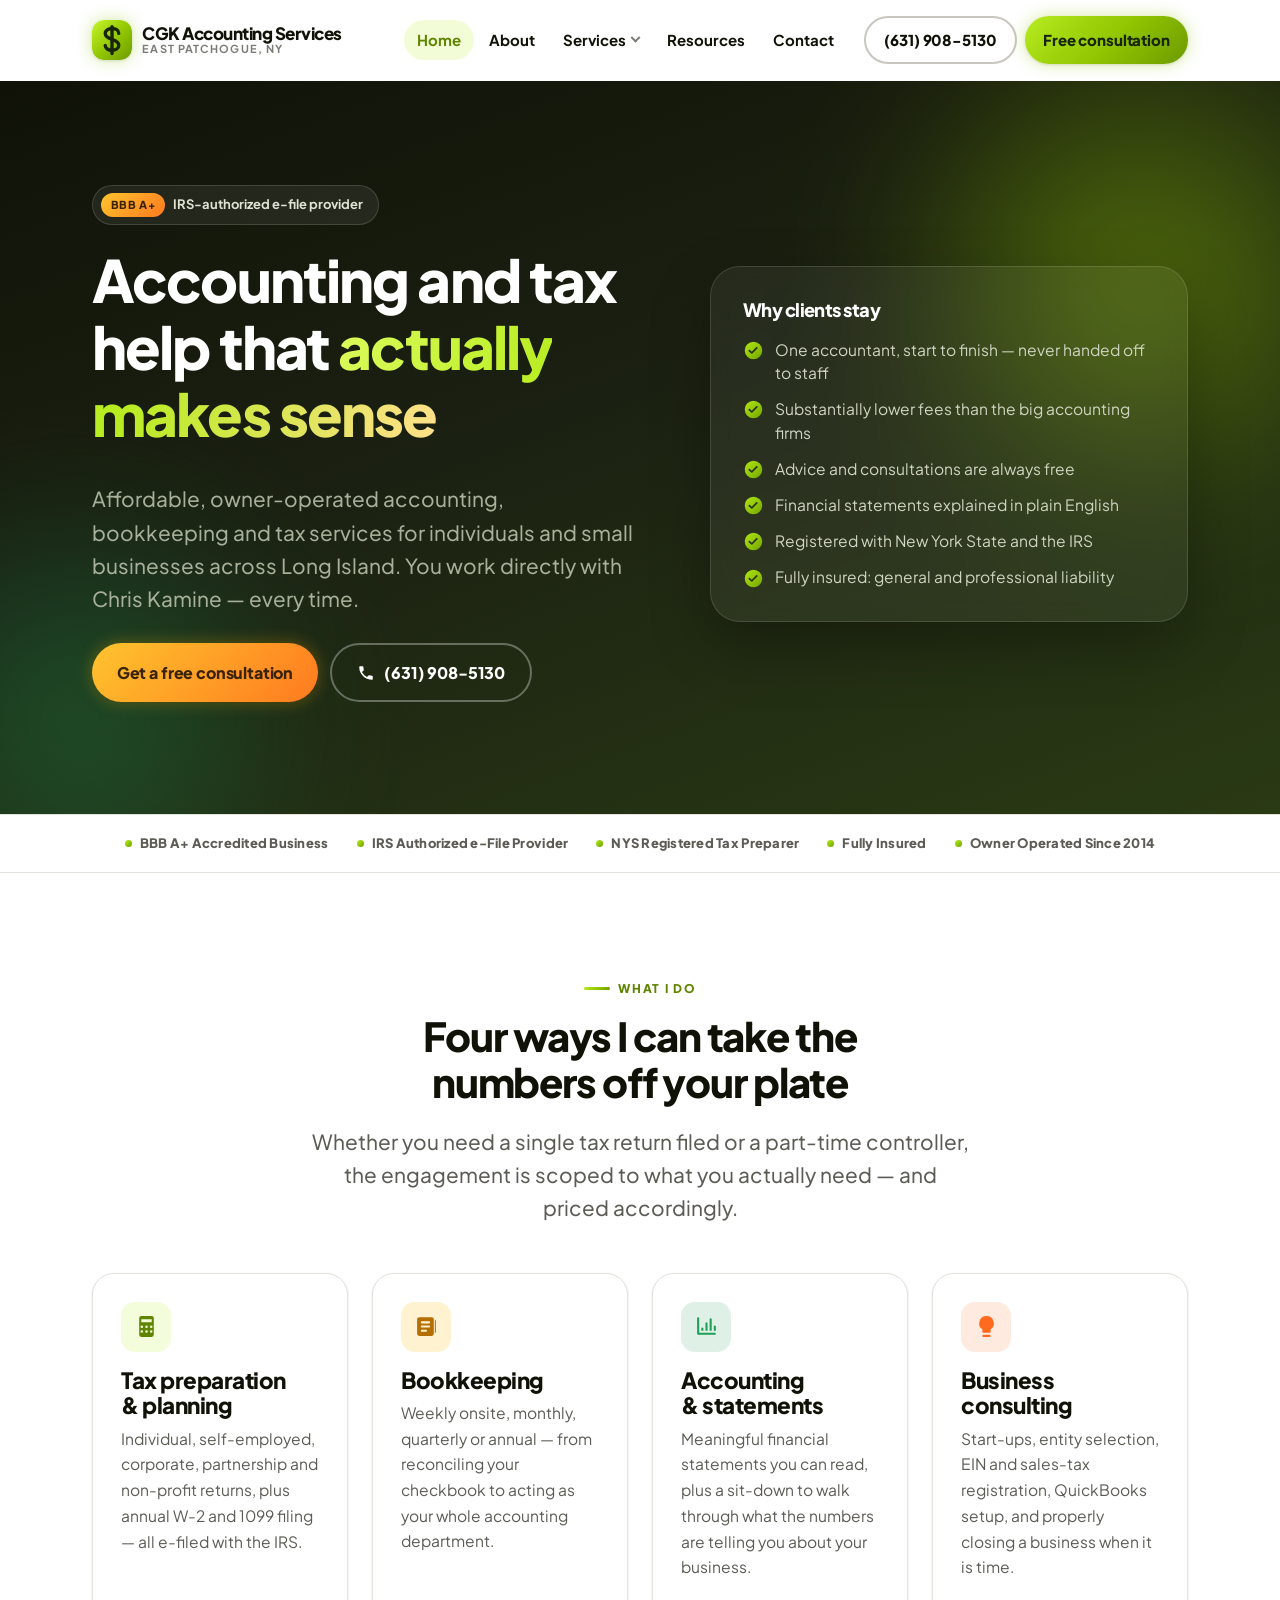
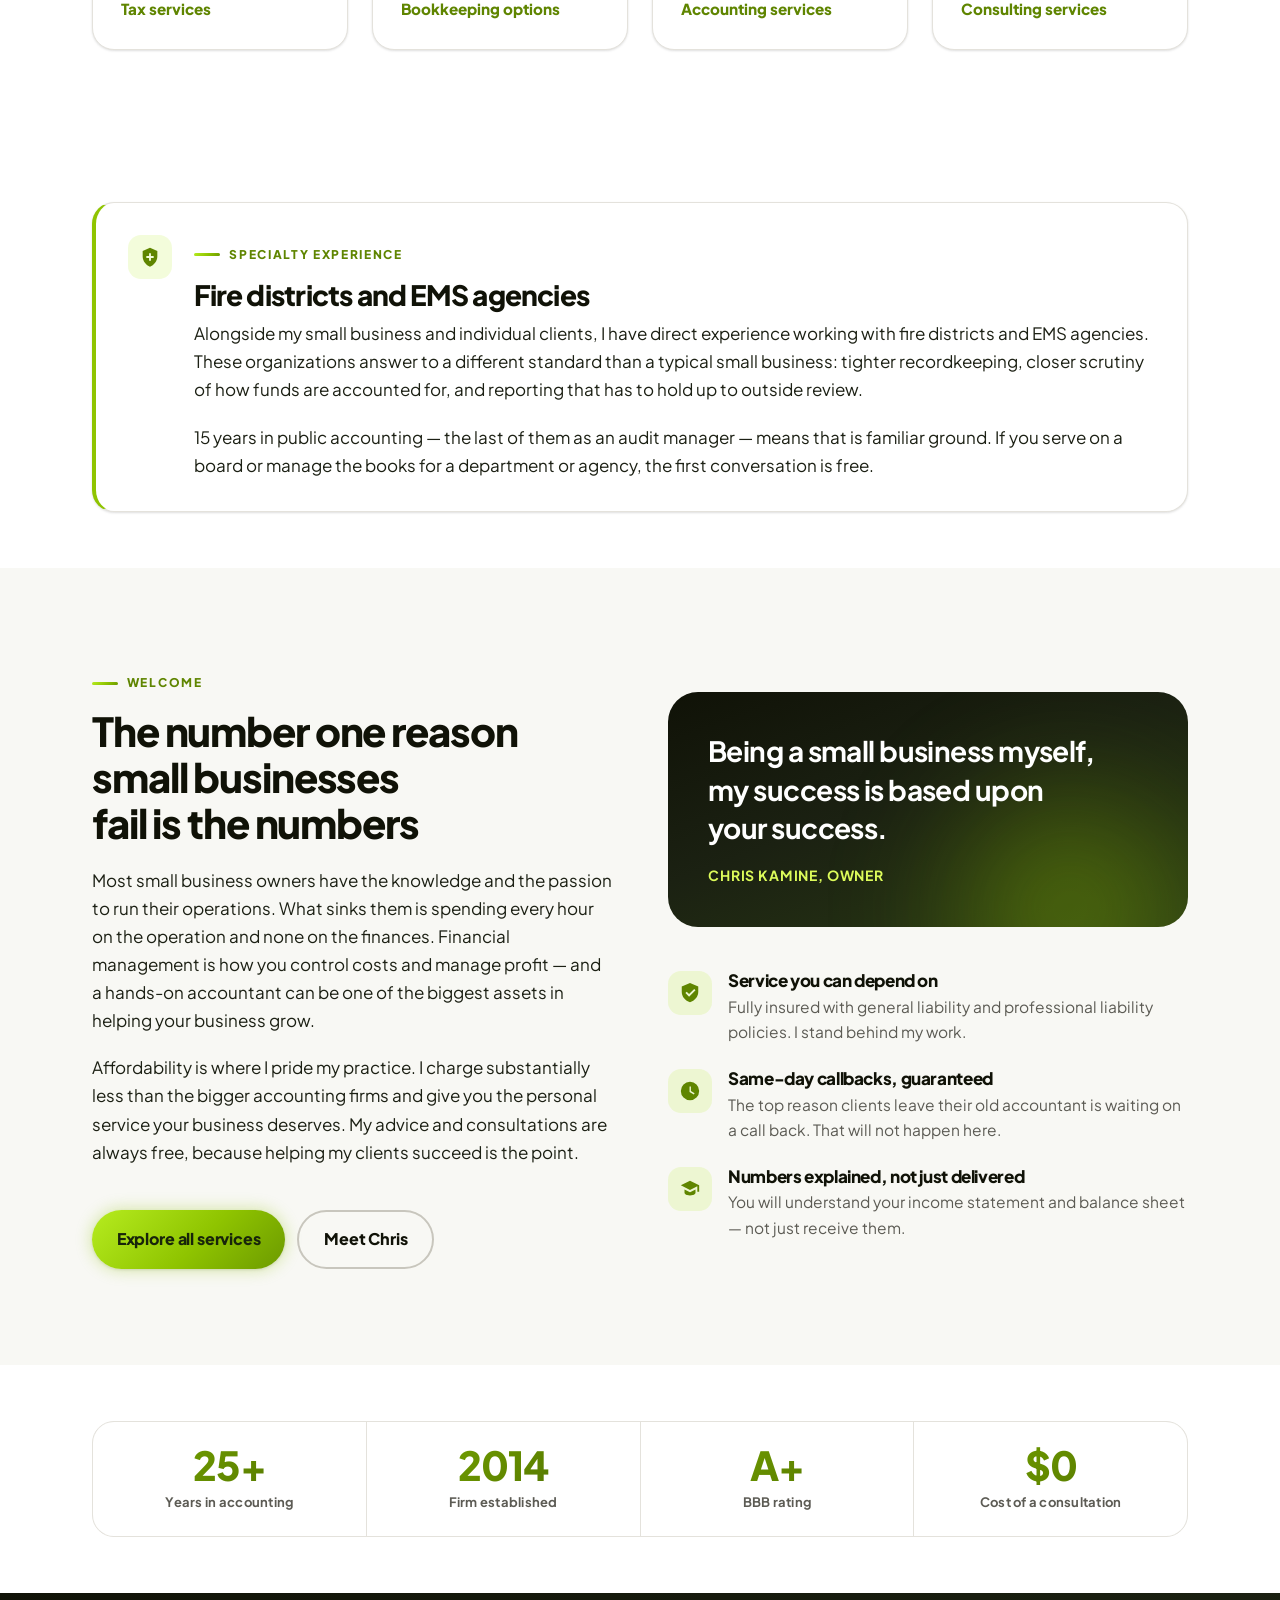
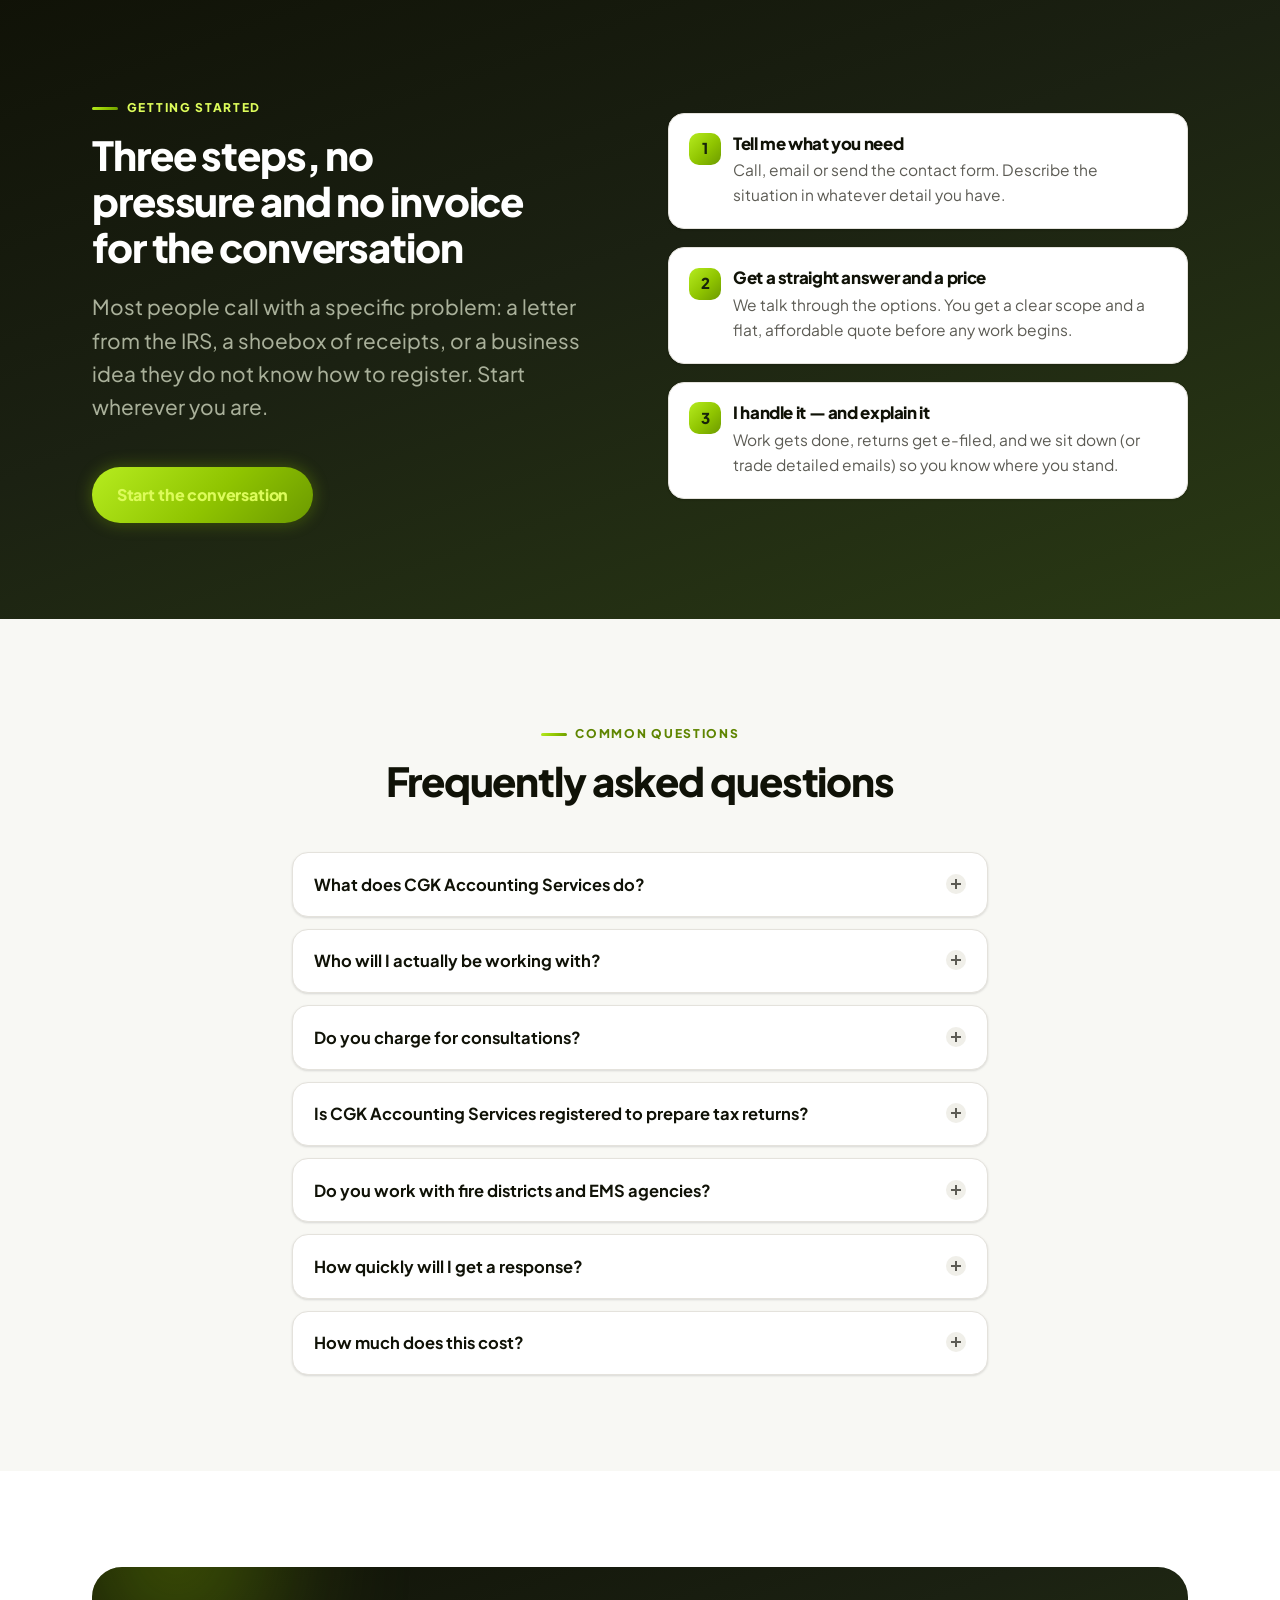
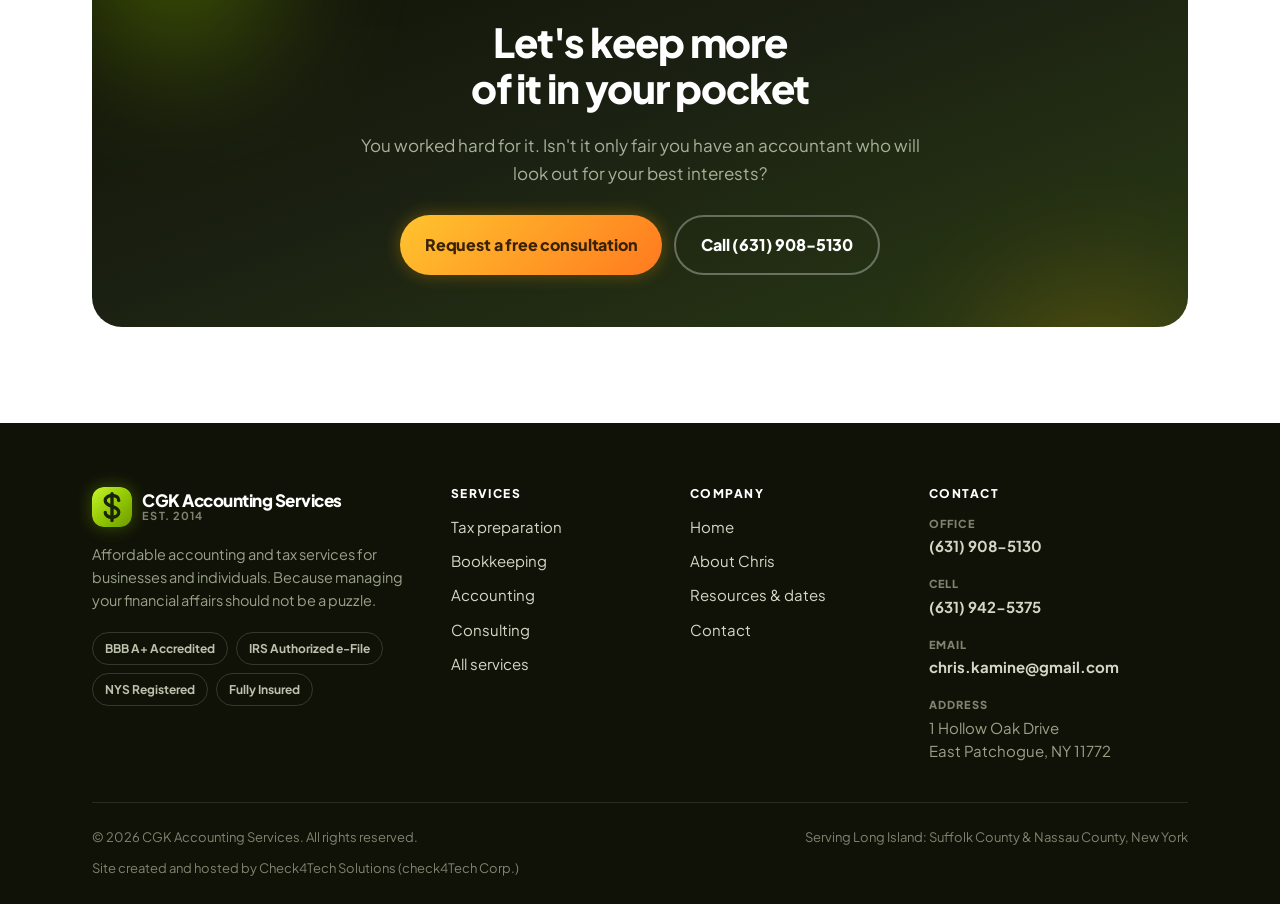
<file: index.html>
<!DOCTYPE html>
<html lang="en" class="no-js">
<head>
<meta charset="utf-8">
<meta name="viewport" content="width=device-width, initial-scale=1, viewport-fit=cover">

<title>Accountant &amp; Tax Preparer, East Patchogue NY | CGK Accounting</title>
<meta name="description" content="Affordable, owner-operated accounting, bookkeeping and tax preparation for Long Island individuals and small businesses. Chris Kamine — IRS-authorized e-file provider, BBB A+ accredited. Free consultations. Call (631) 908-5130.">
<link rel="canonical" href="https://www.cgkaccountingservices.com/">
<meta name="robots" content="index, follow, max-image-preview:large, max-snippet:-1, max-video-preview:-1">
<meta name="author" content="Christopher G. Kamine">
<meta name="geo.region" content="US-NY">
<meta name="geo.placename" content="East Patchogue, New York">
<meta name="theme-color" content="#ffffff" media="(prefers-color-scheme: light)">
<meta name="theme-color" content="#101207" media="(prefers-color-scheme: dark)">

<meta property="og:type" content="website">
<meta property="og:site_name" content="CGK Accounting Services">
<meta property="og:locale" content="en_US">
<meta property="og:url" content="https://www.cgkaccountingservices.com/">
<meta property="og:title" content="CGK Accounting Services | Accountant &amp; Tax Preparer in East Patchogue, NY">
<meta property="og:description" content="Affordable, owner-operated accounting, bookkeeping and tax preparation for Long Island individuals and small businesses. Free consultations. Call (631) 908-5130.">
<meta property="og:image" content="https://www.cgkaccountingservices.com/assets/img/og-image.png">
<meta property="og:image:width" content="1200">
<meta property="og:image:height" content="630">
<meta property="og:image:alt" content="CGK Accounting Services — affordable accounting and tax help on Long Island">
<meta name="twitter:card" content="summary_large_image">
<meta name="twitter:title" content="CGK Accounting Services | Accountant &amp; Tax Preparer in East Patchogue, NY">
<meta name="twitter:description" content="Affordable, owner-operated accounting, bookkeeping and tax preparation for Long Island individuals and small businesses.">
<meta name="twitter:image" content="https://www.cgkaccountingservices.com/assets/img/og-image.png">

<link rel="icon" href="/assets/img/favicon.svg" type="image/svg+xml">
<link rel="apple-touch-icon" href="/assets/img/apple-touch-icon.png">
<link rel="manifest" href="/site.webmanifest">

<link rel="preconnect" href="https://fonts.googleapis.com">
<link rel="preconnect" href="https://fonts.gstatic.com" crossorigin>
<link rel="stylesheet" href="https://fonts.googleapis.com/css2?family=Plus+Jakarta+Sans:wght@400;500;600;700;800&amp;display=swap">
<link rel="stylesheet" href="/assets/css/styles.css">
<script src="/assets/js/main.js" defer></script>

<script type="application/ld+json">
{
  "@context": "https://schema.org",
  "@graph": [
    {
      "@type": "AccountingService",
      "@id": "https://www.cgkaccountingservices.com/#business",
      "name": "CGK Accounting Services",
      "alternateName": "CGK Accounting",
      "url": "https://www.cgkaccountingservices.com/",
      "image": "https://www.cgkaccountingservices.com/assets/img/og-image.png",
      "logo": "https://www.cgkaccountingservices.com/assets/img/logo-mark.svg",
      "description": "Owner-operated accounting, bookkeeping, tax preparation and business consulting for individuals and small businesses on Long Island, New York.",
      "slogan": "Because managing your financial affairs should not be a puzzle.",
      "telephone": "+1-631-908-5130",
      "faxNumber": "+1-631-223-0665",
      "email": "chris.kamine@gmail.com",
      "foundingDate": "2014-03-12",
      "priceRange": "$$",
      "currenciesAccepted": "USD",
      "knowsLanguage": "en-US",
      "address": {
        "@type": "PostalAddress",
        "streetAddress": "1 Hollow Oak Drive",
        "addressLocality": "East Patchogue",
        "addressRegion": "NY",
        "postalCode": "11772",
        "addressCountry": "US"
      },
      "geo": { "@type": "GeoCoordinates", "latitude": 40.7629, "longitude": -72.9757 },
      "areaServed": [
        { "@type": "AdministrativeArea", "name": "Suffolk County, New York" },
        { "@type": "AdministrativeArea", "name": "Nassau County, New York" },
        { "@type": "Place", "name": "Long Island, New York" }
      ],
      "knowsAbout": [
        "Tax preparation",
        "Bookkeeping",
        "Financial statement preparation",
        "Small business formation and dissolution",
        "Fire district accounting",
        "EMS agency accounting",
        "Non-profit accounting"
      ],
      "audience": [
        { "@type": "Audience", "audienceType": "Individuals and families" },
        { "@type": "Audience", "audienceType": "Small businesses" },
        { "@type": "Audience", "audienceType": "Fire districts" },
        { "@type": "Audience", "audienceType": "EMS agencies" },
        { "@type": "Audience", "audienceType": "Non-profit organizations" }
      ],
      "founder": { "@id": "https://www.cgkaccountingservices.com/#chris" },
      "employee": { "@id": "https://www.cgkaccountingservices.com/#chris" },
      "hasOfferCatalog": {
        "@type": "OfferCatalog",
        "name": "Accounting and tax services",
        "itemListElement": [
          { "@type": "Offer", "itemOffered": { "@type": "Service", "name": "Tax preparation and planning", "url": "https://www.cgkaccountingservices.com/tax.html" } },
          { "@type": "Offer", "itemOffered": { "@type": "Service", "name": "Bookkeeping", "url": "https://www.cgkaccountingservices.com/bookkeeping.html" } },
          { "@type": "Offer", "itemOffered": { "@type": "Service", "name": "Accounting and financial statements", "url": "https://www.cgkaccountingservices.com/accounting.html" } },
          { "@type": "Offer", "itemOffered": { "@type": "Service", "name": "Small business consulting", "url": "https://www.cgkaccountingservices.com/consulting.html" } }
        ]
      }
    },
    {
      "@type": "Person",
      "@id": "https://www.cgkaccountingservices.com/#chris",
      "name": "Christopher G. Kamine",
      "alternateName": "Chris Kamine",
      "jobTitle": "Owner and Accountant",
      "url": "https://www.cgkaccountingservices.com/about.html",
      "telephone": "+1-631-908-5130",
      "worksFor": { "@id": "https://www.cgkaccountingservices.com/#business" },
      "knowsAbout": ["Tax preparation", "Bookkeeping", "Financial statements", "Small business formation", "QuickBooks", "Payroll tax", "Sales tax", "Fire district accounting", "EMS agency accounting"],
      "alumniOf": { "@type": "CollegeOrUniversity", "name": "Dowling College" },
      "hasCredential": [
        { "@type": "EducationalOccupationalCredential", "credentialCategory": "degree", "educationalLevel": "Bachelor of Business Administration in Accounting", "recognizedBy": { "@type": "CollegeOrUniversity", "name": "Dowling College" } },
        { "@type": "EducationalOccupationalCredential", "credentialCategory": "Registered Tax Return Preparer", "recognizedBy": { "@type": "GovernmentOrganization", "name": "New York State Department of Taxation and Finance" } },
        { "@type": "EducationalOccupationalCredential", "credentialCategory": "IRS Authorized e-file Provider", "recognizedBy": { "@type": "GovernmentOrganization", "name": "Internal Revenue Service" } }
      ]
    },
    {
      "@type": "WebSite",
      "@id": "https://www.cgkaccountingservices.com/#website",
      "url": "https://www.cgkaccountingservices.com/",
      "name": "CGK Accounting Services",
      "publisher": { "@id": "https://www.cgkaccountingservices.com/#business" },
      "inLanguage": "en-US"
    },
    {
      "@type": "WebPage",
      "@id": "https://www.cgkaccountingservices.com/#webpage",
      "url": "https://www.cgkaccountingservices.com/",
      "name": "CGK Accounting Services | Accountant & Tax Preparer in East Patchogue, NY",
      "isPartOf": { "@id": "https://www.cgkaccountingservices.com/#website" },
      "about": { "@id": "https://www.cgkaccountingservices.com/#business" },
      "primaryImageOfPage": "https://www.cgkaccountingservices.com/assets/img/og-image.png",
      "inLanguage": "en-US"
    },
    {
      "@type": "FAQPage",
      "@id": "https://www.cgkaccountingservices.com/#faq",
      "mainEntity": [
        {
          "@type": "Question",
          "name": "What does CGK Accounting Services do?",
          "acceptedAnswer": { "@type": "Answer", "text": "CGK Accounting Services provides tax preparation and planning, bookkeeping, accounting and financial statements, and small business consulting. Clients include individuals, self-employed people, corporations, partnerships, non-profits, and fire districts and EMS agencies, primarily on Long Island, New York." }
        },
        {
          "@type": "Question",
          "name": "Who will I actually be working with?",
          "acceptedAnswer": { "@type": "Answer", "text": "Chris Kamine, the owner, personally handles every engagement. CGK Accounting Services is a one-person firm, so the person you speak with is the person doing your work." }
        },
        {
          "@type": "Question",
          "name": "Does CGK Accounting Services charge for consultations?",
          "acceptedAnswer": { "@type": "Answer", "text": "No. Advice and consultations are free and are considered part of the service. Questions and answers are never billed separately." }
        },
        {
          "@type": "Question",
          "name": "Is CGK Accounting Services registered to prepare tax returns?",
          "acceptedAnswer": { "@type": "Answer", "text": "Yes. CGK Accounting Services is registered as a tax return preparer with both New York State and the IRS, and is certified by the IRS as an authorized e-file provider. The firm carries both general liability and professional liability (malpractice) insurance and is an accredited business with an A+ rating from the Better Business Bureau." }
        },
        {
          "@type": "Question",
          "name": "Do you work with fire districts and EMS agencies?",
          "acceptedAnswer": { "@type": "Answer", "text": "Yes. In addition to small business and individual clients, CGK Accounting Services has direct experience working with fire districts and EMS agencies. These organizations operate under tighter recordkeeping and reporting expectations than a typical small business, and Chris Kamine's fifteen years in public accounting, the last of them as an audit manager, apply directly to that work." }
        },
        {
          "@type": "Question",
          "name": "How quickly will I get a response?",
          "acceptedAnswer": { "@type": "Answer", "text": "Calls and emails are returned the same business day, guaranteed. Messages sent through the website contact form receive a reply within 24 to 48 hours." }
        },
        {
          "@type": "Question",
          "name": "How much does an accountant at CGK Accounting Services cost?",
          "acceptedAnswer": { "@type": "Answer", "text": "CGK Accounting Services charges substantially less than larger accounting firms. Fees depend on the scope of work, and a quote is provided up front at no charge. Call (631) 908-5130 for pricing on your situation." }
        }
      ]
    }
  ]
}
</script>
</head>
<body>
<a class="skip-link" href="#main">Skip to main content</a>

<header class="site-header">
  <div class="wrap site-header__inner">
    <a class="brand" href="/">
      <img class="brand__mark" src="/assets/img/logo-mark.svg" width="40" height="40" alt="" loading="eager" decoding="async">
      <span class="brand__text">
        <span class="brand__name">CGK Accounting Services</span>
        <span class="brand__tag">East Patchogue, NY</span>
      </span>
    </a>

    <button class="nav-toggle" type="button" aria-expanded="false" aria-controls="site-nav">
      <span class="nav-toggle__bars" aria-hidden="true"></span>
      <span class="visually-hidden">Open menu</span>
    </button>

    <nav class="site-nav" id="site-nav" aria-label="Main">
      <ul class="site-nav__list">
        <li><a class="site-nav__link" href="/" aria-current="page">Home</a></li>
        <li><a class="site-nav__link" href="/about.html">About</a></li>
        <li class="has-sub">
          <button class="sub-toggle" type="button" aria-expanded="false" aria-controls="submenu-services">
            Services <span class="chev" aria-hidden="true"></span>
          </button>
          <ul class="submenu" id="submenu-services">
            <li><a href="/services.html">All services</a></li>
            <li><a href="/tax.html">Tax preparation &amp; planning</a></li>
            <li><a href="/bookkeeping.html">Bookkeeping</a></li>
            <li><a href="/accounting.html">Accounting &amp; financial statements</a></li>
            <li><a href="/consulting.html">Business consulting</a></li>
          </ul>
        </li>
        <li><a class="site-nav__link" href="/resources.html">Resources</a></li>
        <li><a class="site-nav__link" href="/contact-us.html">Contact</a></li>
      </ul>
      <div class="site-nav__cta">
        <a class="btn btn--ghost btn--sm" href="tel:+16319085130">(631) 908-5130</a>
        <a class="btn btn--sm" href="/contact-us.html">Free consultation</a>
      </div>
    </nav>
  </div>
</header>

<main id="main">

  <!-- ===================== Hero ===================== -->
  <section class="hero">
    <div class="wrap hero__grid">
      <div>
        <a class="hero__badge" href="https://www.bbb.org/us/ny/east-patchogue/profile/bookkeeping-services/cgk-accounting-services-0121-87172638?utm_source=gemini" target="_blank" rel="noopener noreferrer" title="https://www.bbb.org/us/ny/east-patchogue/profile/bookkeeping-services/cgk-accounting-services-0121-87172638?utm_source=gemini"><b>BBB A+</b> IRS-authorized e-file provider</a>
        <h1>Accounting and tax help that <span class="gradient-text">actually makes sense</span></h1>
        <p class="lede">
          Affordable, owner-operated accounting, bookkeeping and tax services for individuals and
          small businesses across Long Island. You work directly with Chris Kamine — every time.
        </p>
        <div class="btn-row">
          <a class="btn btn--gold" href="/contact-us.html">Get a free consultation</a>
          <a class="btn btn--ghost" href="tel:+16319085130">
            <svg class="ico" viewBox="0 0 24 24" fill="currentColor" aria-hidden="true"><path d="M6.6 10.8a15.1 15.1 0 0 0 6.6 6.6l2.2-2.2a1 1 0 0 1 1-.25 11.4 11.4 0 0 0 3.6.58 1 1 0 0 1 1 1V20a1 1 0 0 1-1 1A17 17 0 0 1 3 4a1 1 0 0 1 1-1h3.5a1 1 0 0 1 1 1c0 1.25.2 2.46.57 3.6a1 1 0 0 1-.25 1l-2.22 2.2Z"/></svg>
            (631) 908-5130
          </a>
        </div>
      </div>

      <div class="hero__card reveal">
        <h2>Why clients stay</h2>
        <ul class="checklist">
          <li>One accountant, start to finish — never handed off to staff</li>
          <li>Substantially lower fees than the big accounting firms</li>
          <li>Advice and consultations are always free</li>
          <li>Financial statements explained in plain English</li>
          <li>Registered with New York State and the IRS</li>
          <li>Fully insured: general and professional liability</li>
        </ul>
      </div>
    </div>
  </section>

  <div class="trustbar">
    <div class="wrap">
      <ul class="trustbar__list">
        <li>BBB A+ Accredited Business</li>
        <li>IRS Authorized e-File Provider</li>
        <li>NYS Registered Tax Preparer</li>
        <li>Fully Insured</li>
        <li>Owner Operated Since 2014</li>
      </ul>
    </div>
  </div>

  <!-- ===================== Services ===================== -->
  <section class="section" aria-labelledby="services-h">
    <div class="wrap">
      <div class="section-head section-head--center reveal">
        <p class="eyebrow">What I do</p>
        <h2 id="services-h">Four ways I can take the numbers off your plate</h2>
        <p class="lede">
          Whether you need a single tax return filed or a part-time controller, the engagement is
          scoped to what you actually need — and priced accordingly.
        </p>
      </div>

      <div class="grid grid--4 reveal-group">
        <article class="card">
          <div class="card__icon" aria-hidden="true">
            <svg viewBox="0 0 24 24" fill="currentColor"><path d="M7 2h10a2 2 0 0 1 2 2v16a2 2 0 0 1-2 2H7a2 2 0 0 1-2-2V4a2 2 0 0 1 2-2Zm0 3v3h10V5H7Zm.5 6a1.25 1.25 0 1 0 0 2.5 1.25 1.25 0 0 0 0-2.5Zm4.5 0a1.25 1.25 0 1 0 0 2.5 1.25 1.25 0 0 0 0-2.5Zm4.5 0a1.25 1.25 0 1 0 0 2.5 1.25 1.25 0 0 0 0-2.5ZM7.5 15.5a1.25 1.25 0 1 0 0 2.5 1.25 1.25 0 0 0 0-2.5Zm4.5 0a1.25 1.25 0 1 0 0 2.5 1.25 1.25 0 0 0 0-2.5Zm4.5 0a1.25 1.25 0 1 0 0 2.5 1.25 1.25 0 0 0 0-2.5Z"/></svg>
          </div>
          <h3>Tax preparation &amp; planning</h3>
          <p>
            Individual, self-employed, corporate, partnership and non-profit returns, plus annual
            W-2 and 1099 filing — all e-filed with the IRS.
          </p>
          <a class="arrow-link card__link" href="/tax.html">Tax services</a>
        </article>

        <article class="card card--gold">
          <div class="card__icon" aria-hidden="true">
            <svg viewBox="0 0 24 24" fill="currentColor"><path d="M5 3h12a2 2 0 0 1 2 2v14a2 2 0 0 1-2 2H5a2 2 0 0 1-2-2V5a2 2 0 0 1 2-2Zm2.5 4a1 1 0 0 0 0 2h7a1 1 0 1 0 0-2h-7Zm0 4a1 1 0 1 0 0 2h7a1 1 0 1 0 0-2h-7Zm0 4a1 1 0 1 0 0 2h4a1 1 0 1 0 0-2h-4ZM20 6h1v12h-1V6Z"/></svg>
          </div>
          <h3>Bookkeeping</h3>
          <p>
            Weekly onsite, monthly, quarterly or annual — from reconciling your checkbook to acting
            as your whole accounting department.
          </p>
          <a class="arrow-link card__link" href="/bookkeeping.html">Bookkeeping options</a>
        </article>

        <article class="card card--forest">
          <div class="card__icon" aria-hidden="true">
            <svg viewBox="0 0 24 24" fill="currentColor"><path d="M4 3a1 1 0 0 1 1 1v14h15a1 1 0 1 1 0 2H4a1 1 0 0 1-1-1V4a1 1 0 0 1 1-1Zm4 10a1 1 0 0 1 1 1v2H7v-2a1 1 0 0 1 1-1Zm4-5a1 1 0 0 1 1 1v7h-2V9a1 1 0 0 1 1-1Zm4-4a1 1 0 0 1 1 1v11h-2V5a1 1 0 0 1 1-1Zm4 7a1 1 0 0 1 1 1v4h-2v-4a1 1 0 0 1 1-1Z"/></svg>
          </div>
          <h3>Accounting &amp; statements</h3>
          <p>
            Meaningful financial statements you can read, plus a sit-down to walk through what the
            numbers are telling you about your business.
          </p>
          <a class="arrow-link card__link" href="/accounting.html">Accounting services</a>
        </article>

        <article class="card card--tangerine">
          <div class="card__icon" aria-hidden="true">
            <svg viewBox="0 0 24 24" fill="currentColor"><path d="M12 2a7 7 0 0 0-4 12.74V17a1 1 0 0 0 1 1h6a1 1 0 0 0 1-1v-2.26A7 7 0 0 0 12 2Zm-3 18h6a1 1 0 0 1 0 2H9a1 1 0 0 1 0-2Z"/></svg>
          </div>
          <h3>Business consulting</h3>
          <p>
            Start-ups, entity selection, EIN and sales-tax registration, QuickBooks setup, and
            properly closing a business when it is time.
          </p>
          <a class="arrow-link card__link" href="/consulting.html">Consulting services</a>
        </article>
      </div>
    </div>
  </section>

  <!-- ===================== Sector experience ===================== -->
  <section class="section section--tight" aria-labelledby="sectors-h">
    <div class="wrap">
      <div class="panel panel--accent callout reveal">
        <span class="feature__icon" aria-hidden="true">
          <svg viewBox="0 0 24 24" fill="currentColor"><path d="M12 2 4 5.5v6c0 5.05 3.84 9.77 8 11 4.16-1.23 8-5.95 8-11v-6L12 2Zm1 6v3h3v2h-3v3h-2v-3H8v-2h3V8h2Z"/></svg>
        </span>
        <div>
          <p class="eyebrow">Specialty experience</p>
            <h2 class="h-compact" id="sectors-h">Fire districts and EMS agencies</h2>
          <p>
            Alongside my small business and individual clients, I have direct experience working
            with fire districts and EMS agencies. These organizations answer to a
            different standard than a typical small business: tighter recordkeeping, closer
            scrutiny of how funds are accounted for, and reporting that has to hold up to outside
            review.
          </p>
          <p class="mb-0">
            <span data-years-base="15" data-years-base-year="2026">15</span> years in public accounting — the last of them as an audit manager — means that
            is familiar ground. If you serve on a board or manage the books for a department or
            agency, the first conversation is free.
          </p>
        </div>
      </div>
    </div>
  </section>

  <!-- ===================== Welcome / value ===================== -->
  <section class="section section--alt" aria-labelledby="welcome-h">
    <div class="wrap split">
      <div class="reveal">
        <p class="eyebrow">Welcome</p>
        <h2 id="welcome-h">The number one reason small businesses fail is the numbers</h2>
        <p>
          Most small business owners have the knowledge and the passion to run their operations.
          What sinks them is spending every hour on the operation and none on the finances.
          Financial management is how you control costs and manage profit — and a hands-on
          accountant can be one of the biggest assets in helping your business grow.
        </p>
        <p>
          Affordability is where I pride my practice. I charge substantially less than the bigger
          accounting firms and give you the personal service your business deserves. My advice and
          consultations are always free, because helping my clients succeed is the point.
        </p>
        <div class="btn-row mt-lg">
          <a class="btn" href="/services.html">Explore all services</a>
          <a class="btn btn--ghost" href="/about.html">Meet Chris</a>
        </div>
      </div>

      <div class="reveal">
        <blockquote class="quote">
          <p>Being a small business myself, my success is based upon your success.</p>
          <footer>Chris Kamine, Owner</footer>
        </blockquote>

        <ul class="feature-list mt-lg">
          <li class="feature">
            <span class="feature__icon" aria-hidden="true">
              <svg viewBox="0 0 24 24" fill="currentColor"><path d="M12 1 3 5v6c0 5.05 3.84 9.77 9 11 5.16-1.23 9-5.95 9-11V5l-9-4Zm-1 15-4-4 1.4-1.4L11 13.2l5.6-5.6L18 9l-7 7Z"/></svg>
            </span>
            <div>
              <h3>Service you can depend on</h3>
              <p>Fully insured with general liability and professional liability policies. I stand behind my work.</p>
            </div>
          </li>
          <li class="feature">
            <span class="feature__icon" aria-hidden="true">
              <svg viewBox="0 0 24 24" fill="currentColor"><path d="M12 2a10 10 0 1 0 0 20 10 10 0 0 0 0-20Zm1 5v5.1l4 2.4-.8 1.3-4.7-2.8V7h1.5Z"/></svg>
            </span>
            <div>
              <h3>Same-day callbacks, guaranteed</h3>
              <p>The top reason clients leave their old accountant is waiting on a call back. That will not happen here.</p>
            </div>
          </li>
          <li class="feature">
            <span class="feature__icon" aria-hidden="true">
              <svg viewBox="0 0 24 24" fill="currentColor"><path d="M12 3 2 8l10 5 8-4v6h2V8L12 3ZM6 12.5V16c0 1.66 2.69 3 6 3s6-1.34 6-3v-3.5l-6 3-6-3Z"/></svg>
            </span>
            <div>
              <h3>Numbers explained, not just delivered</h3>
              <p>You will understand your income statement and balance sheet — not just receive them.</p>
            </div>
          </li>
        </ul>
      </div>
    </div>
  </section>

  <!-- ===================== Stats ===================== -->
  <section class="section section--tight" aria-label="CGK Accounting Services at a glance">
    <div class="wrap">
      <div class="stats reveal">
        <div class="stat">
          <span class="stat__num">25+</span>
          <span class="stat__label">Years in accounting</span>
        </div>
        <div class="stat">
          <span class="stat__num">2014</span>
          <span class="stat__label">Firm established</span>
        </div>
        <div class="stat">
          <span class="stat__num">A+</span>
          <span class="stat__label">BBB rating</span>
        </div>
        <div class="stat">
          <span class="stat__num">$0</span>
          <span class="stat__label">Cost of a consultation</span>
        </div>
      </div>
    </div>
  </section>

  <!-- ===================== How it works ===================== -->
  <section class="section section--dark" aria-labelledby="how-h">
    <div class="wrap split">
      <div class="reveal">
        <p class="eyebrow">Getting started</p>
        <h2 id="how-h">Three steps, no pressure and no invoice for the conversation</h2>
        <p class="lede">
          Most people call with a specific problem: a letter from the IRS, a shoebox of receipts, or
          a business idea they do not know how to register. Start wherever you are.
        </p>
        <div class="btn-row mt-lg">
          <a class="btn" href="/contact-us.html">Start the conversation</a>
        </div>
      </div>

      <ol class="steps reveal">
        <li>
          <h3>Tell me what you need</h3>
          <p>Call, email or send the contact form. Describe the situation in whatever detail you have.</p>
        </li>
        <li>
          <h3>Get a straight answer and a price</h3>
          <p>We talk through the options. You get a clear scope and a flat, affordable quote before any work begins.</p>
        </li>
        <li>
          <h3>I handle it — and explain it</h3>
          <p>Work gets done, returns get e-filed, and we sit down (or trade detailed emails) so you know where you stand.</p>
        </li>
      </ol>
    </div>
  </section>

  <!-- ===================== FAQ ===================== -->
  <section class="section section--alt" aria-labelledby="faq-h">
    <div class="wrap wrap--narrow">
      <div class="section-head section-head--center reveal">
        <p class="eyebrow">Common questions</p>
        <h2 id="faq-h">Frequently asked questions</h2>
      </div>

      <div class="faq reveal">
        <details>
          <summary>What does CGK Accounting Services do?</summary>
          <div class="faq__body">
            <p>
              CGK Accounting Services provides tax preparation and planning, bookkeeping, accounting
              and financial statements, and small business consulting. Clients include individuals,
              self-employed people, corporations, partnerships, non-profits, and fire districts
              and EMS agencies — primarily on Long Island, New York.
            </p>
          </div>
        </details>

        <details>
          <summary>Who will I actually be working with?</summary>
          <div class="faq__body">
            <p>
              Chris Kamine, the owner. CGK Accounting Services is a one-person firm, so the person
              you speak with on the phone is the person preparing your return and reconciling your
              books. Nothing is handed off to junior staff.
            </p>
          </div>
        </details>

        <details>
          <summary>Do you charge for consultations?</summary>
          <div class="faq__body">
            <p>
              No. Advice and consultations are free and considered part of the service. Questions and
              answers are never billed separately.
            </p>
          </div>
        </details>

        <details>
          <summary>Is CGK Accounting Services registered to prepare tax returns?</summary>
          <div class="faq__body">
            <p>
              Yes. CGK Accounting Services is registered as a tax return preparer with both New
              York State and the IRS, and is certified by the IRS as an authorized e-file provider.
              The firm carries general liability and professional liability (malpractice) insurance
              and is an accredited business with an A+ rating from the Better Business Bureau.
            </p>
          </div>
        </details>

        <details>
          <summary>Do you work with fire districts and EMS agencies?</summary>
          <div class="faq__body">
            <p>
              Yes. Alongside small business and individual clients, CGK Accounting Services has
              direct experience working with fire districts and EMS agencies.
              These organizations operate under tighter recordkeeping and reporting expectations
              than a typical small business, and <span data-years-base="15" data-years-base-year="2026">15</span> years in public accounting — the last of
              them as an audit manager — apply directly to that work.
            </p>
          </div>
        </details>

        <details>
          <summary>How quickly will I get a response?</summary>
          <div class="faq__body">
            <p>
              Calls and emails are returned the same business day — guaranteed. Messages sent through
              the website contact form receive a reply within 24 to 48 hours.
            </p>
          </div>
        </details>

        <details>
          <summary>How much does this cost?</summary>
          <div class="faq__body">
            <p>
              Substantially less than the larger accounting firms. Fees depend on the scope of the
              work, and you get a quote up front at no charge. Call
              <a href="tel:+16319085130">(631) 908-5130</a> to talk through your situation.
            </p>
          </div>
        </details>
      </div>
    </div>
  </section>

  <!-- ===================== CTA ===================== -->
  <section class="section">
    <div class="wrap">
      <div class="cta-band reveal">
        <h2>Let's keep more of it in your pocket</h2>
        <p>
          You worked hard for it. Isn't it only fair you have an accountant who will look out for
          your best interests?
        </p>
        <div class="btn-row">
          <a class="btn btn--gold" href="/contact-us.html">Request a free consultation</a>
          <a class="btn btn--ghost" href="tel:+16319085130">Call (631) 908-5130</a>
        </div>
      </div>
    </div>
  </section>

</main>

<footer class="site-footer">
  <div class="wrap">
    <div class="footer-grid">
      <div class="footer-about">
        <a class="brand" href="/">
          <img class="brand__mark" src="/assets/img/logo-mark.svg" width="40" height="40" alt="" loading="lazy" decoding="async">
          <span class="brand__text">
            <span class="brand__name">CGK Accounting Services</span>
            <span class="brand__tag">Est. 2014</span>
          </span>
        </a>
        <p>
          Affordable accounting and tax services for businesses and individuals. Because managing
          your financial affairs should not be a puzzle.
        </p>
        <div class="footer-badges">
          <span>BBB A+ Accredited</span>
          <span>IRS Authorized e-File</span>
          <span>NYS Registered</span>
          <span>Fully Insured</span>
        </div>
      </div>

      <nav class="footer-col" aria-labelledby="f-services">
        <h2 id="f-services">Services</h2>
        <ul>
          <li><a href="/tax.html">Tax preparation</a></li>
          <li><a href="/bookkeeping.html">Bookkeeping</a></li>
          <li><a href="/accounting.html">Accounting</a></li>
          <li><a href="/consulting.html">Consulting</a></li>
          <li><a href="/services.html">All services</a></li>
        </ul>
      </nav>

      <nav class="footer-col" aria-labelledby="f-company">
        <h2 id="f-company">Company</h2>
        <ul>
          <li><a href="/">Home</a></li>
          <li><a href="/about.html">About Chris</a></li>
          <li><a href="/resources.html">Resources &amp; dates</a></li>
          <li><a href="/contact-us.html">Contact</a></li>
        </ul>
      </nav>

      <div class="footer-col footer-contact">
        <h2 id="f-contact">Contact</h2>
        <ul aria-labelledby="f-contact">
          <li>
            <span class="label">Office</span>
            <span class="value"><a href="tel:+16319085130">(631) 908-5130</a></span>
          </li>
          <li>
            <span class="label">Cell</span>
            <span class="value"><a href="tel:+16319425375">(631) 942-5375</a></span>
          </li>
          <li>
            <span class="label">Email</span>
            <span class="value">
              <a href="/contact-us.html" data-email-user="chris.kamine" data-email-domain="gmail.com" data-email-show>Send a message</a>
            </span>
          </li>
          <li>
            <span class="label">Address</span>
            <address>1 Hollow Oak Drive<br>East Patchogue, NY 11772</address>
          </li>
        </ul>
      </div>
    </div>

    <div class="footer-bottom">
      <p>&copy; <span data-year>2026</span> CGK Accounting Services. All rights reserved.</p>
      <p>Serving Long Island: Suffolk County &amp; Nassau County, New York</p>
      <p class="footer-credit">Site created and hosted by Check4Tech Solutions (check4Tech Corp.)</p>
    </div>
  </div>
</footer>

<div class="callbar">
  <a class="btn btn--ghost btn--sm" href="tel:+16319085130">Call now</a>
  <a class="btn btn--sm" href="/contact-us.html">Free consult</a>
</div>

</body>
</html>
</file>
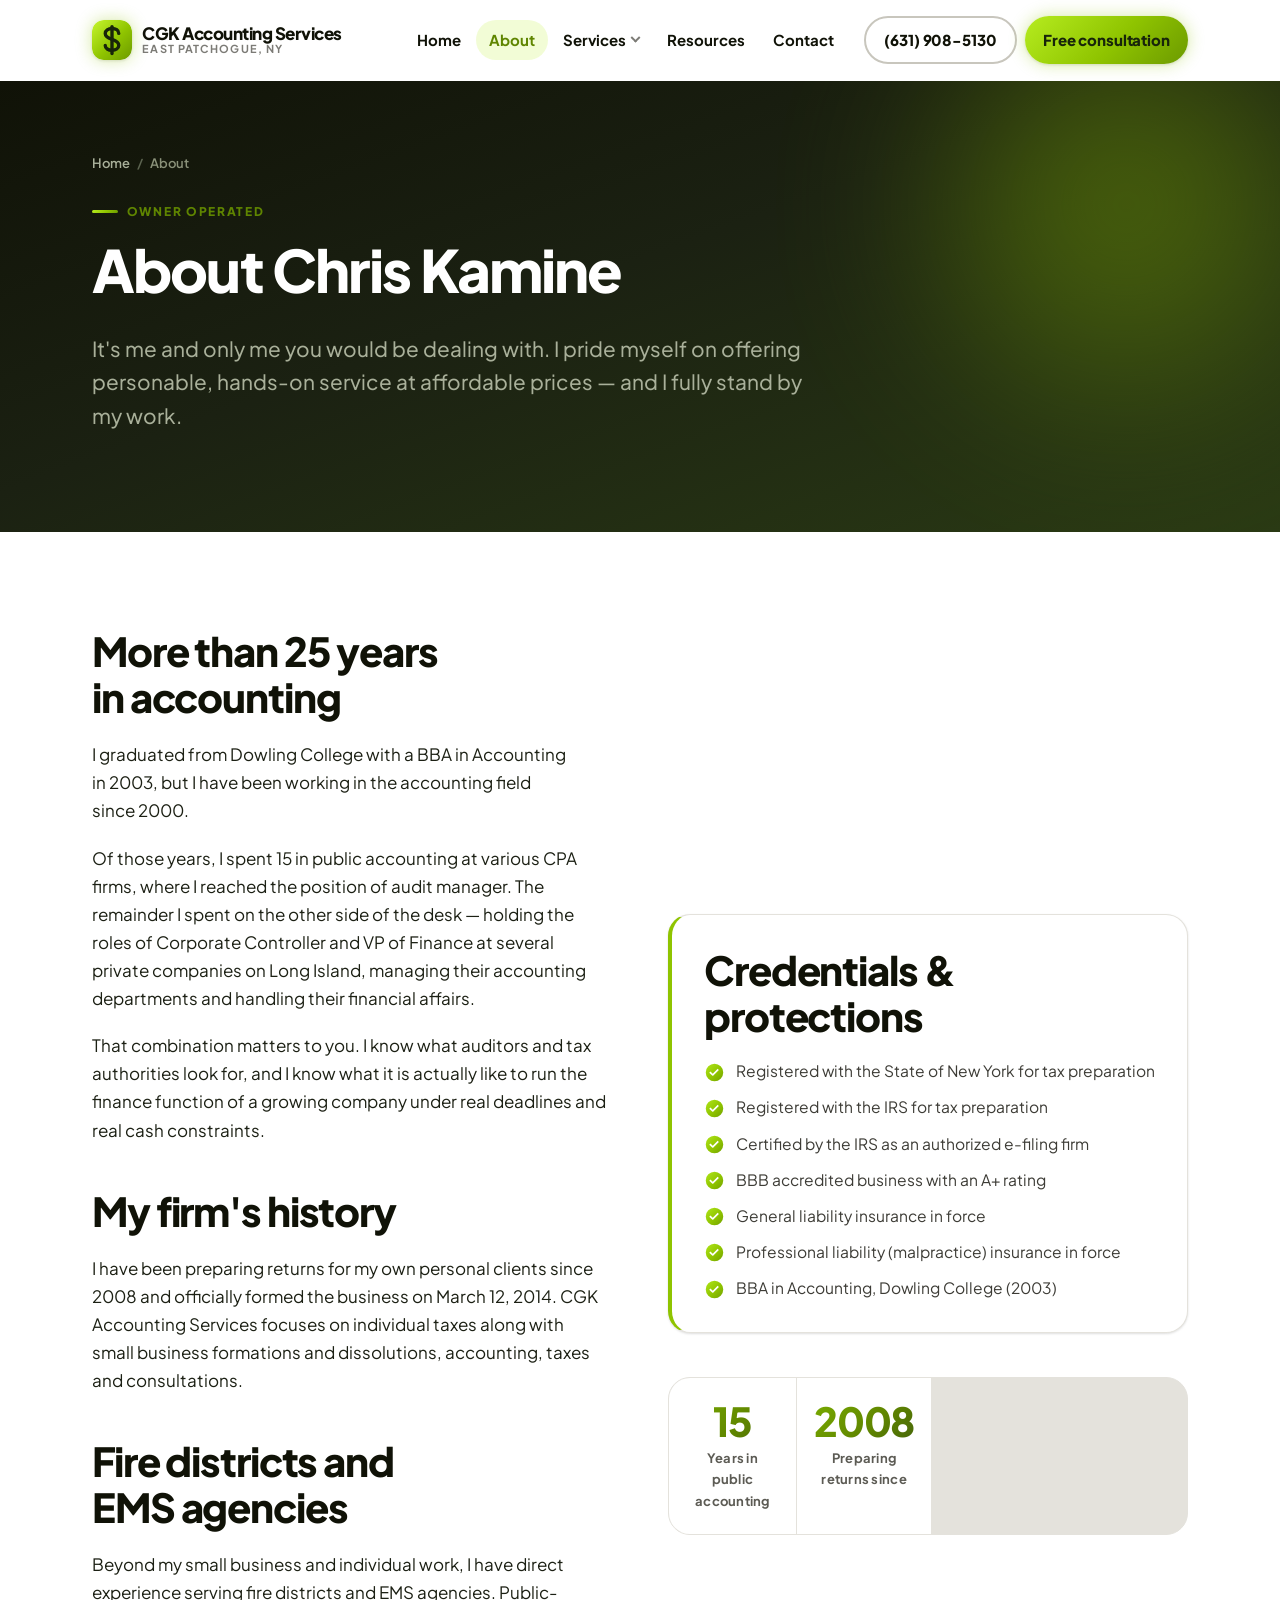
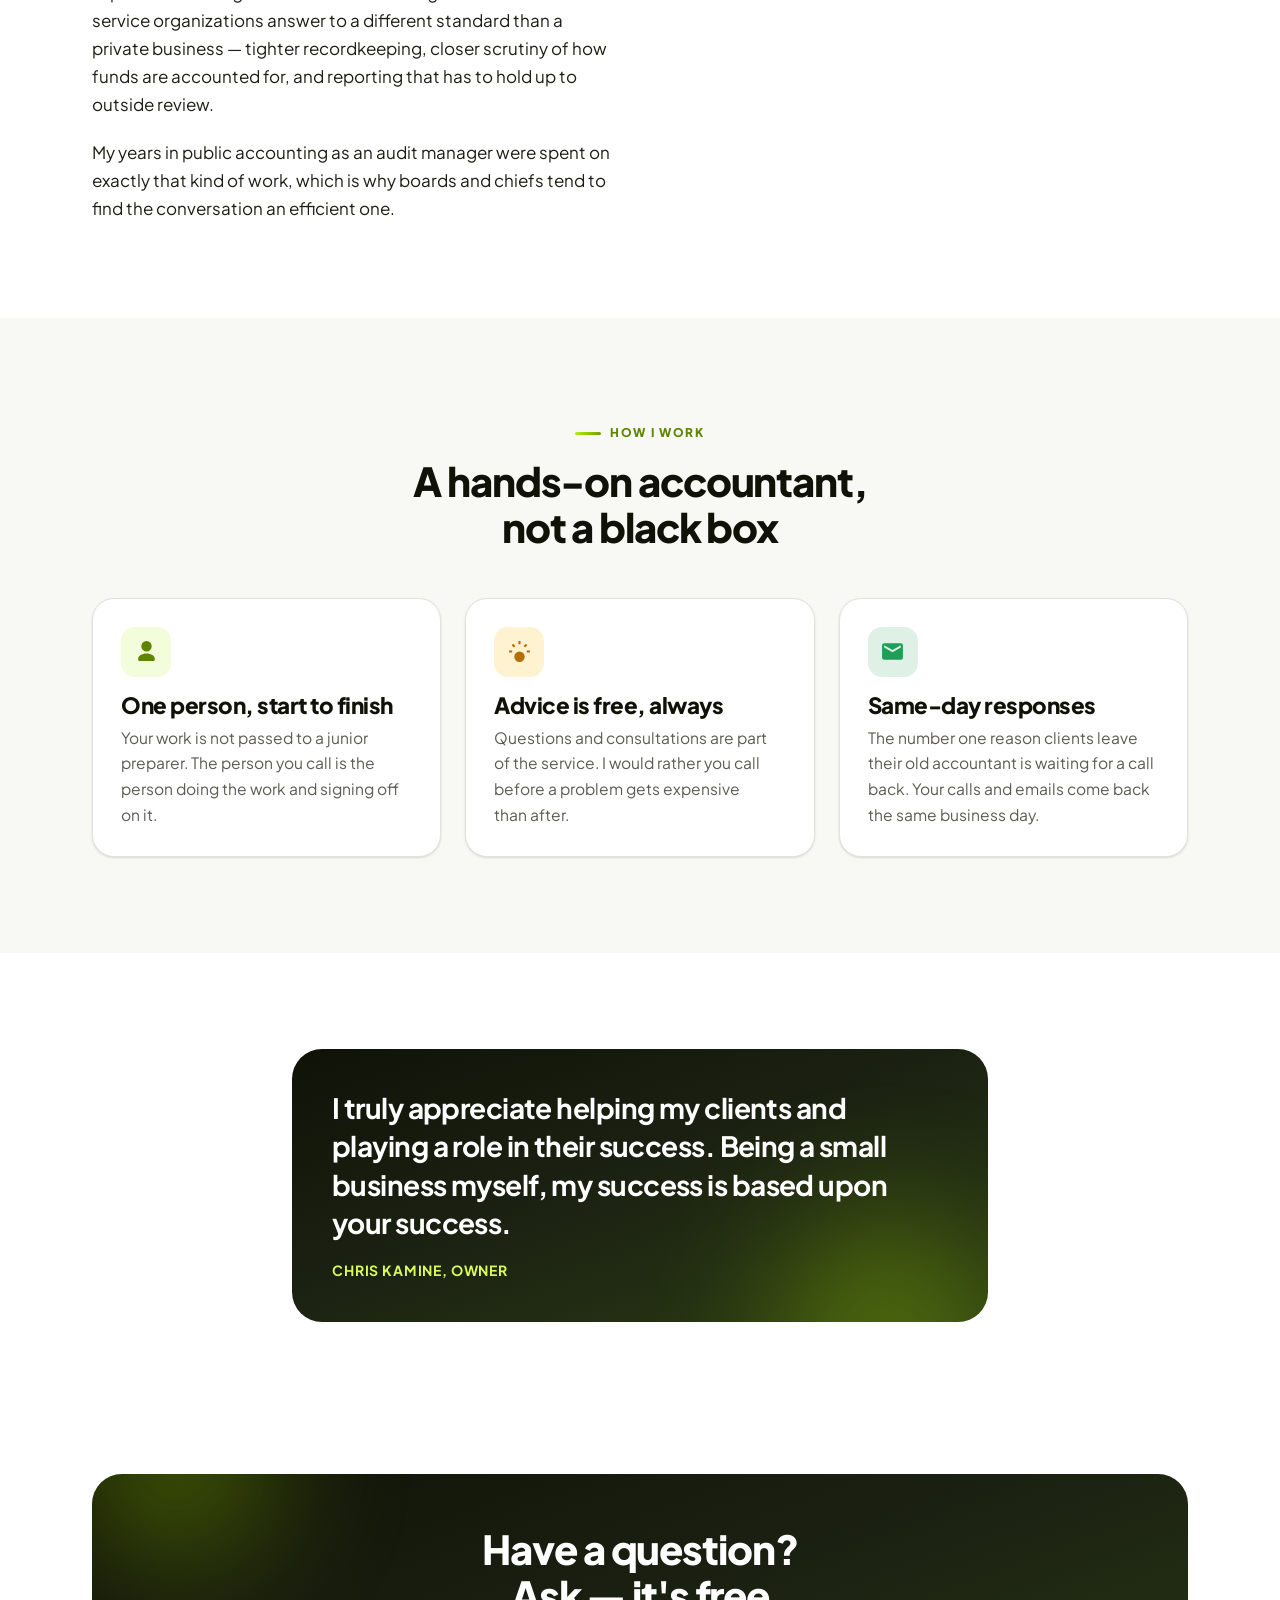
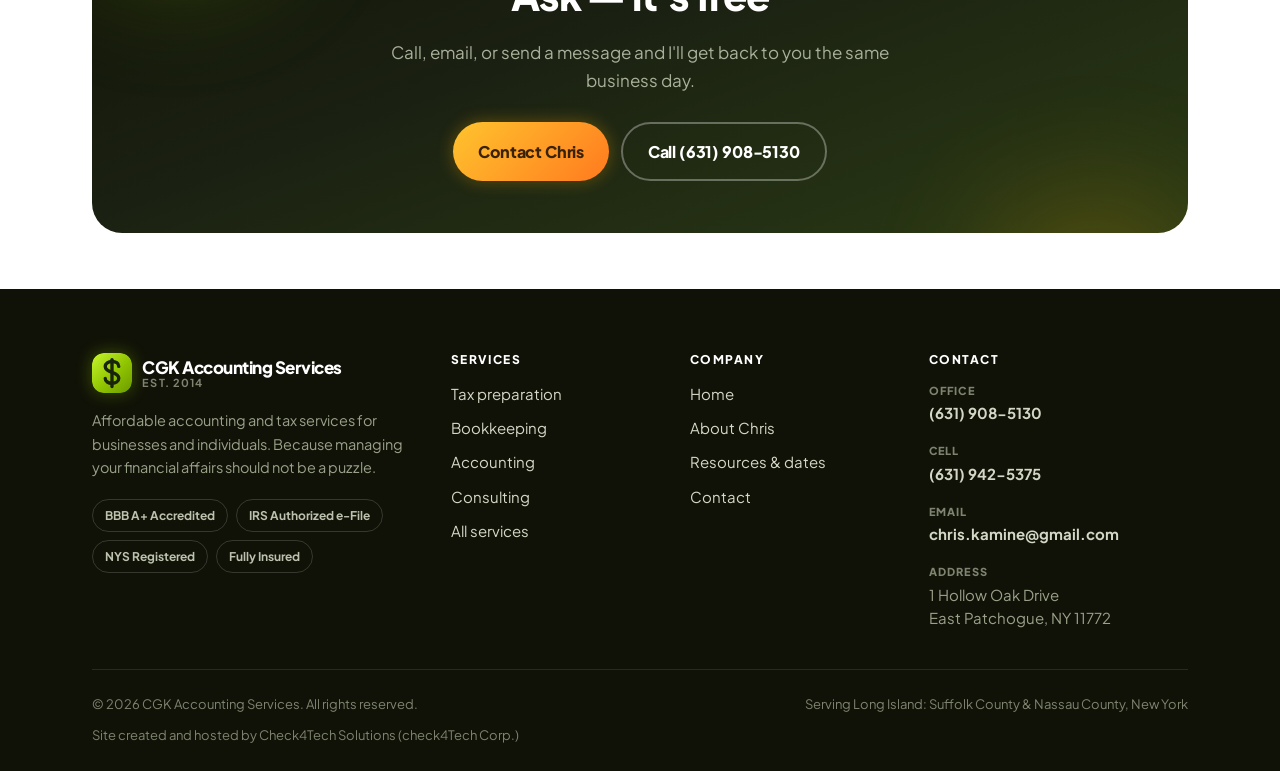
<file: about.html>
<!DOCTYPE html>
<html lang="en" class="no-js">
<head>
<meta charset="utf-8">
<meta name="viewport" content="width=device-width, initial-scale=1, viewport-fit=cover">

<title>About Chris Kamine, East Patchogue NY Accountant | CGK</title>
<meta name="description" content="Chris Kamine has worked in accounting since 2000 — 15 years in public accounting up to audit manager, plus Corporate Controller and VP of Finance roles on Long Island. Owner of CGK Accounting Services since 2014. BBB A+ accredited, fully insured.">
<link rel="canonical" href="https://www.cgkaccountingservices.com/about.html">
<meta name="robots" content="index, follow, max-image-preview:large, max-snippet:-1">
<meta name="author" content="Christopher G. Kamine">
<meta name="geo.region" content="US-NY">
<meta name="geo.placename" content="East Patchogue, New York">
<meta name="theme-color" content="#ffffff" media="(prefers-color-scheme: light)">
<meta name="theme-color" content="#101207" media="(prefers-color-scheme: dark)">

<meta property="og:type" content="profile">
<meta property="og:site_name" content="CGK Accounting Services">
<meta property="og:locale" content="en_US">
<meta property="og:url" content="https://www.cgkaccountingservices.com/about.html">
<meta property="og:title" content="About Chris Kamine | CGK Accounting Services">
<meta property="og:description" content="25+ years in accounting, 15 of them in public accounting up to audit manager. Owner-operated since 2014. Registered with New York State and the IRS.">
<meta property="og:image" content="https://www.cgkaccountingservices.com/assets/img/og-image.png">
<meta name="twitter:card" content="summary_large_image">
<meta name="twitter:image" content="https://www.cgkaccountingservices.com/assets/img/og-image.png">

<link rel="icon" href="/assets/img/favicon.svg" type="image/svg+xml">
<link rel="apple-touch-icon" href="/assets/img/apple-touch-icon.png">
<link rel="manifest" href="/site.webmanifest">

<link rel="preconnect" href="https://fonts.googleapis.com">
<link rel="preconnect" href="https://fonts.gstatic.com" crossorigin>
<link rel="stylesheet" href="https://fonts.googleapis.com/css2?family=Plus+Jakarta+Sans:wght@400;500;600;700;800&amp;display=swap">
<link rel="stylesheet" href="/assets/css/styles.css">
<script src="/assets/js/main.js" defer></script>

<script type="application/ld+json">
{
  "@context": "https://schema.org",
  "@graph": [
    {
      "@type": "AboutPage",
      "@id": "https://www.cgkaccountingservices.com/about.html#webpage",
      "url": "https://www.cgkaccountingservices.com/about.html",
      "name": "About Chris Kamine | CGK Accounting Services",
      "description": "Background, experience and credentials of Chris Kamine, owner of CGK Accounting Services in East Patchogue, New York.",
      "inLanguage": "en-US",
      "mainEntity": { "@id": "https://www.cgkaccountingservices.com/#chris" },
      "about": { "@id": "https://www.cgkaccountingservices.com/#business" }
    },
    {
      "@type": "Person",
      "@id": "https://www.cgkaccountingservices.com/#chris",
      "name": "Christopher G. Kamine",
      "alternateName": "Chris Kamine",
      "jobTitle": "Owner and Accountant",
      "description": "Chris Kamine has worked in accounting since 2000, including 15 years in public accounting reaching the position of audit manager, and roles as Corporate Controller and VP of Finance at private companies on Long Island. He founded CGK Accounting Services in 2014.",
      "url": "https://www.cgkaccountingservices.com/about.html",
      "telephone": "+1-631-908-5130",
      "worksFor": { "@id": "https://www.cgkaccountingservices.com/#business" },
      "alumniOf": { "@type": "CollegeOrUniversity", "name": "Dowling College" },
      "knowsAbout": ["Tax preparation", "Auditing", "Bookkeeping", "Financial statements", "Small business formation", "Corporate finance", "Fire district accounting", "EMS agency accounting"]
    },
    {
      "@type": "BreadcrumbList",
      "itemListElement": [
        { "@type": "ListItem", "position": 1, "name": "Home", "item": "https://www.cgkaccountingservices.com/" },
        { "@type": "ListItem", "position": 2, "name": "About", "item": "https://www.cgkaccountingservices.com/about.html" }
      ]
    }
  ]
}
</script>
</head>
<body>
<a class="skip-link" href="#main">Skip to main content</a>

<header class="site-header">
  <div class="wrap site-header__inner">
    <a class="brand" href="/">
      <img class="brand__mark" src="/assets/img/logo-mark.svg" width="40" height="40" alt="" loading="eager" decoding="async">
      <span class="brand__text">
        <span class="brand__name">CGK Accounting Services</span>
        <span class="brand__tag">East Patchogue, NY</span>
      </span>
    </a>

    <button class="nav-toggle" type="button" aria-expanded="false" aria-controls="site-nav">
      <span class="nav-toggle__bars" aria-hidden="true"></span>
      <span class="visually-hidden">Open menu</span>
    </button>

    <nav class="site-nav" id="site-nav" aria-label="Main">
      <ul class="site-nav__list">
        <li><a class="site-nav__link" href="/">Home</a></li>
        <li><a class="site-nav__link" href="/about.html" aria-current="page">About</a></li>
        <li class="has-sub">
          <button class="sub-toggle" type="button" aria-expanded="false" aria-controls="submenu-services">
            Services <span class="chev" aria-hidden="true"></span>
          </button>
          <ul class="submenu" id="submenu-services">
            <li><a href="/services.html">All services</a></li>
            <li><a href="/tax.html">Tax preparation &amp; planning</a></li>
            <li><a href="/bookkeeping.html">Bookkeeping</a></li>
            <li><a href="/accounting.html">Accounting &amp; financial statements</a></li>
            <li><a href="/consulting.html">Business consulting</a></li>
          </ul>
        </li>
        <li><a class="site-nav__link" href="/resources.html">Resources</a></li>
        <li><a class="site-nav__link" href="/contact-us.html">Contact</a></li>
      </ul>
      <div class="site-nav__cta">
        <a class="btn btn--ghost btn--sm" href="tel:+16319085130">(631) 908-5130</a>
        <a class="btn btn--sm" href="/contact-us.html">Free consultation</a>
      </div>
    </nav>
  </div>
</header>

<main id="main">

  <section class="page-hero">
    <div class="wrap">
      <nav class="crumbs" aria-label="Breadcrumb">
        <ol>
          <li><a href="/">Home</a></li>
          <li aria-current="page">About</li>
        </ol>
      </nav>
      <p class="eyebrow">Owner operated</p>
      <h1>About Chris Kamine</h1>
      <p class="lede">
        It's me and only me you would be dealing with. I pride myself on offering personable,
        hands-on service at affordable prices — and I fully stand by my work.
      </p>
    </div>
  </section>

  <section class="section">
    <div class="wrap split">
      <div class="reveal">
        <h2>More than 25 years in accounting</h2>
        <p>
          I graduated from Dowling College with a BBA in Accounting in 2003, but I have been working
          in the accounting field since 2000.
        </p>
        <p>
          Of those years, I spent <span data-years-base="15" data-years-base-year="2026">15</span> in public accounting at various CPA firms, where I reached the
          position of audit manager. The remainder I spent on the other side of the desk — holding
          the roles of Corporate Controller and VP of Finance at several private companies on Long
          Island, managing their accounting departments and handling their financial affairs.
        </p>
        <p>
          That combination matters to you. I know what auditors and tax authorities look for, and I
          know what it is actually like to run the finance function of a growing company under real
          deadlines and real cash constraints.
        </p>

        <h2 class="mt-lg">My firm's history</h2>
        <p>
          I have been preparing returns for my own personal clients since 2008 and officially formed
          the business on March 12, 2014. CGK Accounting Services focuses on individual taxes along
          with small business formations and dissolutions, accounting, taxes and consultations.
        </p>

        <h2 class="mt-lg">Fire districts and EMS agencies</h2>
        <p>
          Beyond my small business and individual work, I have direct experience serving fire
          districts and EMS agencies. Public-service organizations answer to a different standard
          than a private business — tighter recordkeeping, closer scrutiny of how funds are
          accounted for, and reporting that has to hold up to outside review.
        </p>
        <p class="mb-0">
          My years in public accounting as an audit manager were spent on exactly that kind of
          work, which is why boards and chiefs tend to find the conversation an efficient one.
        </p>
      </div>

      <div class="reveal">
        <div class="panel panel--accent">
          <h2 id="credentials-h">Credentials &amp; protections</h2>
          <ul class="checklist checklist--light">
            <li>Registered with the State of New York for tax preparation</li>
            <li>Registered with the IRS for tax preparation</li>
            <li>Certified by the IRS as an authorized e-filing firm</li>
            <li>BBB accredited business with an A+ rating</li>
            <li>General liability insurance in force</li>
            <li>Professional liability (malpractice) insurance in force</li>
            <li>BBA in Accounting, Dowling College (2003)</li>
          </ul>
        </div>

        <div class="stats mt-lg">
          <div class="stat">
            <span class="stat__num" data-years-base="15" data-years-base-year="2026">15</span>
            <span class="stat__label">Years in public accounting</span>
          </div>
          <div class="stat">
            <span class="stat__num">2008</span>
            <span class="stat__label">Preparing returns since</span>
          </div>
        </div>
      </div>
    </div>
  </section>

  <section class="section section--alt" aria-labelledby="approach-h">
    <div class="wrap">
      <div class="section-head section-head--center reveal">
        <p class="eyebrow">How I work</p>
        <h2 id="approach-h">A hands-on accountant, not a black box</h2>
      </div>

      <div class="grid grid--3 reveal-group">
        <article class="card">
          <div class="card__icon" aria-hidden="true">
            <svg viewBox="0 0 24 24" fill="currentColor"><path d="M12 12a5 5 0 1 0 0-10 5 5 0 0 0 0 10Zm0 2c-4.42 0-8 2.24-8 5v1a1 1 0 0 0 1 1h14a1 1 0 0 0 1-1v-1c0-2.76-3.58-5-8-5Z"/></svg>
          </div>
          <h3>One person, start to finish</h3>
          <p class="mb-0">
            Your work is not passed to a junior preparer. The person you call is the person doing
            the work and signing off on it.
          </p>
        </article>

        <article class="card card--gold">
          <div class="card__icon" aria-hidden="true">
            <svg viewBox="0 0 24 24" fill="currentColor"><path d="M11 2h2v3h-2V2Zm7.07 2.51 1.42 1.42-2.12 2.12-1.42-1.42 2.12-2.12ZM19 11h3v2h-3v-2ZM4.51 5.93 5.93 4.51 8.05 6.63 6.63 8.05 4.51 5.93ZM2 11h3v2H2v-2Zm10 1a5 5 0 1 1 0 10 5 5 0 0 1 0-10Z"/></svg>
          </div>
          <h3>Advice is free, always</h3>
          <p class="mb-0">
            Questions and consultations are part of the service. I would rather you call before a
            problem gets expensive than after.
          </p>
        </article>

        <article class="card card--forest">
          <div class="card__icon" aria-hidden="true">
            <svg viewBox="0 0 24 24" fill="currentColor"><path d="M20 4H4a2 2 0 0 0-2 2v12a2 2 0 0 0 2 2h16a2 2 0 0 0 2-2V6a2 2 0 0 0-2-2Zm0 4.2-8 4.6-8-4.6V6l8 4.6L20 6v2.2Z"/></svg>
          </div>
          <h3>Same-day responses</h3>
          <p class="mb-0">
            The number one reason clients leave their old accountant is waiting for a call back.
            Your calls and emails come back the same business day.
          </p>
        </article>
      </div>
    </div>
  </section>

  <section class="section">
    <div class="wrap wrap--narrow">
      <blockquote class="quote reveal">
        <p>
          I truly appreciate helping my clients and playing a role in their success. Being a small
          business myself, my success is based upon your success.
        </p>
        <footer>Chris Kamine, Owner</footer>
      </blockquote>
    </div>
  </section>

  <section class="section section--tight">
    <div class="wrap">
      <div class="cta-band reveal">
        <h2>Have a question? Ask — it's free</h2>
        <p>Call, email, or send a message and I'll get back to you the same business day.</p>
        <div class="btn-row">
          <a class="btn btn--gold" href="/contact-us.html">Contact Chris</a>
          <a class="btn btn--ghost" href="tel:+16319085130">Call (631) 908-5130</a>
        </div>
      </div>
    </div>
  </section>

</main>

<footer class="site-footer">
  <div class="wrap">
    <div class="footer-grid">
      <div class="footer-about">
        <a class="brand" href="/">
          <img class="brand__mark" src="/assets/img/logo-mark.svg" width="40" height="40" alt="" loading="lazy" decoding="async">
          <span class="brand__text">
            <span class="brand__name">CGK Accounting Services</span>
            <span class="brand__tag">Est. 2014</span>
          </span>
        </a>
        <p>
          Affordable accounting and tax services for businesses and individuals. Because managing
          your financial affairs should not be a puzzle.
        </p>
        <div class="footer-badges">
          <span>BBB A+ Accredited</span>
          <span>IRS Authorized e-File</span>
          <span>NYS Registered</span>
          <span>Fully Insured</span>
        </div>
      </div>

      <nav class="footer-col" aria-labelledby="f-services">
        <h2 id="f-services">Services</h2>
        <ul>
          <li><a href="/tax.html">Tax preparation</a></li>
          <li><a href="/bookkeeping.html">Bookkeeping</a></li>
          <li><a href="/accounting.html">Accounting</a></li>
          <li><a href="/consulting.html">Consulting</a></li>
          <li><a href="/services.html">All services</a></li>
        </ul>
      </nav>

      <nav class="footer-col" aria-labelledby="f-company">
        <h2 id="f-company">Company</h2>
        <ul>
          <li><a href="/">Home</a></li>
          <li><a href="/about.html">About Chris</a></li>
          <li><a href="/resources.html">Resources &amp; dates</a></li>
          <li><a href="/contact-us.html">Contact</a></li>
        </ul>
      </nav>

      <div class="footer-col footer-contact">
        <h2 id="f-contact">Contact</h2>
        <ul aria-labelledby="f-contact">
          <li>
            <span class="label">Office</span>
            <span class="value"><a href="tel:+16319085130">(631) 908-5130</a></span>
          </li>
          <li>
            <span class="label">Cell</span>
            <span class="value"><a href="tel:+16319425375">(631) 942-5375</a></span>
          </li>
          <li>
            <span class="label">Email</span>
            <span class="value">
              <a href="/contact-us.html" data-email-user="chris.kamine" data-email-domain="gmail.com" data-email-show>Send a message</a>
            </span>
          </li>
          <li>
            <span class="label">Address</span>
            <address>1 Hollow Oak Drive<br>East Patchogue, NY 11772</address>
          </li>
        </ul>
      </div>
    </div>

    <div class="footer-bottom">
      <p>&copy; <span data-year>2026</span> CGK Accounting Services. All rights reserved.</p>
      <p>Serving Long Island: Suffolk County &amp; Nassau County, New York</p>
      <p class="footer-credit">Site created and hosted by Check4Tech Solutions (check4Tech Corp.)</p>
    </div>
  </div>
</footer>

<div class="callbar">
  <a class="btn btn--ghost btn--sm" href="tel:+16319085130">Call now</a>
  <a class="btn btn--sm" href="/contact-us.html">Free consult</a>
</div>

</body>
</html>
</file>
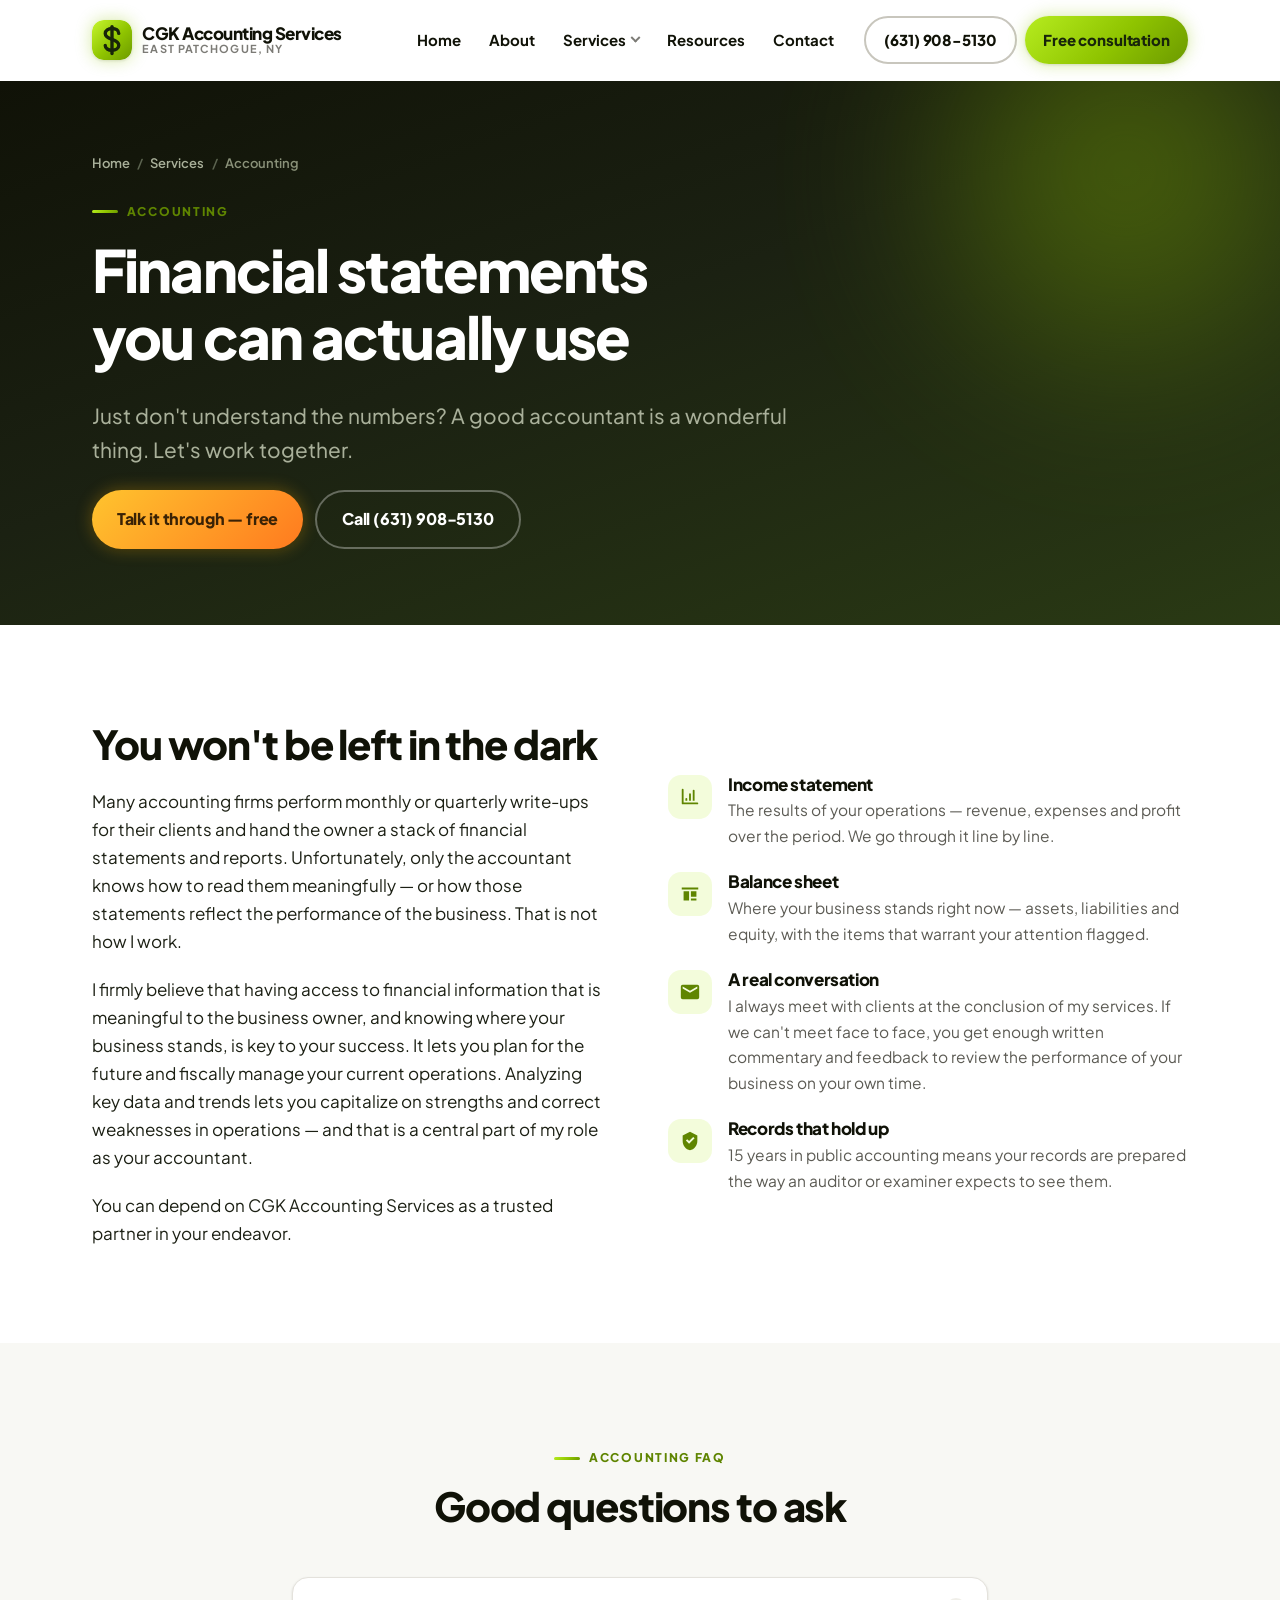
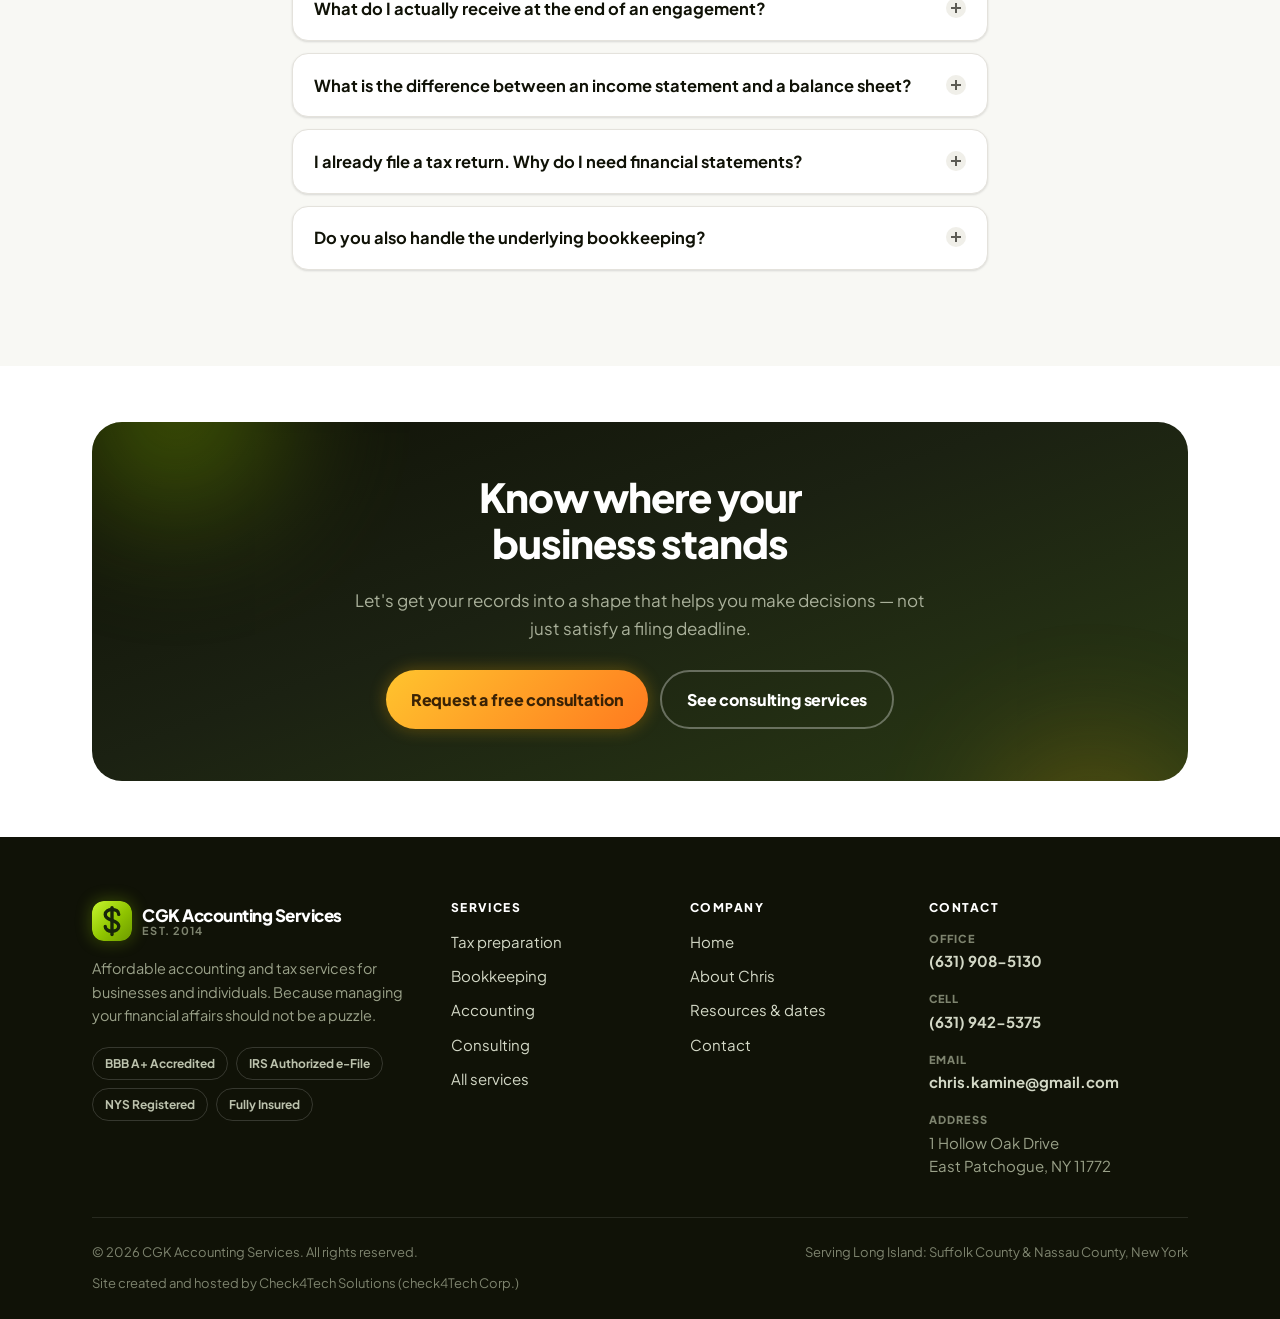
<file: accounting.html>
<!DOCTYPE html>
<html lang="en" class="no-js">
<head>
<meta charset="utf-8">
<meta name="viewport" content="width=device-width, initial-scale=1, viewport-fit=cover">

<title>Accounting &amp; Financial Statements | CGK Accounting</title>
<meta name="description" content="Meaningful financial statements a business owner can actually read and use. Income statement and balance sheet review at the end of every engagement, with plain-English commentary. East Patchogue, NY. Call (631) 908-5130.">
<link rel="canonical" href="https://www.cgkaccountingservices.com/accounting.html">
<meta name="robots" content="index, follow, max-image-preview:large, max-snippet:-1">
<meta name="author" content="Christopher G. Kamine">
<meta name="geo.region" content="US-NY">
<meta name="geo.placename" content="East Patchogue, New York">
<meta name="theme-color" content="#ffffff" media="(prefers-color-scheme: light)">
<meta name="theme-color" content="#101207" media="(prefers-color-scheme: dark)">

<meta property="og:type" content="article">
<meta property="og:site_name" content="CGK Accounting Services">
<meta property="og:locale" content="en_US">
<meta property="og:url" content="https://www.cgkaccountingservices.com/accounting.html">
<meta property="og:title" content="Accounting &amp; Financial Statements | CGK Accounting Services">
<meta property="og:description" content="Financial statements you can understand and use, explained face to face — not just handed over.">
<meta property="og:image" content="https://www.cgkaccountingservices.com/assets/img/og-image.png">
<meta name="twitter:card" content="summary_large_image">
<meta name="twitter:image" content="https://www.cgkaccountingservices.com/assets/img/og-image.png">

<link rel="icon" href="/assets/img/favicon.svg" type="image/svg+xml">
<link rel="apple-touch-icon" href="/assets/img/apple-touch-icon.png">
<link rel="manifest" href="/site.webmanifest">

<link rel="preconnect" href="https://fonts.googleapis.com">
<link rel="preconnect" href="https://fonts.gstatic.com" crossorigin>
<link rel="stylesheet" href="https://fonts.googleapis.com/css2?family=Plus+Jakarta+Sans:wght@400;500;600;700;800&amp;display=swap">
<link rel="stylesheet" href="/assets/css/styles.css">
<script src="/assets/js/main.js" defer></script>

<script type="application/ld+json">
{
  "@context": "https://schema.org",
  "@graph": [
    {
      "@type": "Service",
      "@id": "https://www.cgkaccountingservices.com/accounting.html#service",
      "name": "Accounting and financial statement preparation",
      "serviceType": "Accounting",
      "url": "https://www.cgkaccountingservices.com/accounting.html",
      "description": "Preparation of meaningful financial statements and records for small business owners, including an income statement and balance sheet review with plain-English explanation at the conclusion of every engagement.",
      "provider": { "@id": "https://www.cgkaccountingservices.com/#business" },
      "areaServed": { "@type": "Place", "name": "Long Island, New York" }
    },
    {
      "@type": "FAQPage",
      "@id": "https://www.cgkaccountingservices.com/accounting.html#faq",
      "mainEntity": [
        {
          "@type": "Question",
          "name": "What do I receive at the end of an accounting engagement?",
          "acceptedAnswer": { "@type": "Answer", "text": "You receive a complete set of financial statements and records, including an income statement showing the results of operations and a balance sheet showing where the business stands. Chris then meets with you to walk through them, or provides written commentary and feedback by email if meeting in person is not convenient." }
        },
        {
          "@type": "Question",
          "name": "What is the difference between an income statement and a balance sheet?",
          "acceptedAnswer": { "@type": "Answer", "text": "An income statement shows the results of your operations over a period of time, meaning revenue, expenses and profit. A balance sheet is a snapshot of where the business stands at a point in time, listing assets, liabilities and equity. Both are explained in plain English as part of every engagement." }
        },
        {
          "@type": "Question",
          "name": "Why do I need financial statements if I already file a tax return?",
          "acceptedAnswer": { "@type": "Answer", "text": "A tax return is backward looking and built for the IRS. Financial statements are built for you. Having financial information that is meaningful to the owner is what lets you plan for the future, control costs, analyze trends, capitalize on strengths and correct weaknesses in operations." }
        }
      ]
    },
    {
      "@type": "BreadcrumbList",
      "itemListElement": [
        { "@type": "ListItem", "position": 1, "name": "Home", "item": "https://www.cgkaccountingservices.com/" },
        { "@type": "ListItem", "position": 2, "name": "Services", "item": "https://www.cgkaccountingservices.com/services.html" },
        { "@type": "ListItem", "position": 3, "name": "Accounting", "item": "https://www.cgkaccountingservices.com/accounting.html" }
      ]
    }
  ]
}
</script>
</head>
<body>
<a class="skip-link" href="#main">Skip to main content</a>

<header class="site-header">
  <div class="wrap site-header__inner">
    <a class="brand" href="/">
      <img class="brand__mark" src="/assets/img/logo-mark.svg" width="40" height="40" alt="" loading="eager" decoding="async">
      <span class="brand__text">
        <span class="brand__name">CGK Accounting Services</span>
        <span class="brand__tag">East Patchogue, NY</span>
      </span>
    </a>

    <button class="nav-toggle" type="button" aria-expanded="false" aria-controls="site-nav">
      <span class="nav-toggle__bars" aria-hidden="true"></span>
      <span class="visually-hidden">Open menu</span>
    </button>

    <nav class="site-nav" id="site-nav" aria-label="Main">
      <ul class="site-nav__list">
        <li><a class="site-nav__link" href="/">Home</a></li>
        <li><a class="site-nav__link" href="/about.html">About</a></li>
        <li class="has-sub">
          <button class="sub-toggle" type="button" aria-expanded="false" aria-controls="submenu-services">
            Services <span class="chev" aria-hidden="true"></span>
          </button>
          <ul class="submenu" id="submenu-services">
            <li><a href="/services.html">All services</a></li>
            <li><a href="/tax.html">Tax preparation &amp; planning</a></li>
            <li><a href="/bookkeeping.html">Bookkeeping</a></li>
            <li><a href="/accounting.html" aria-current="page">Accounting &amp; financial statements</a></li>
            <li><a href="/consulting.html">Business consulting</a></li>
          </ul>
        </li>
        <li><a class="site-nav__link" href="/resources.html">Resources</a></li>
        <li><a class="site-nav__link" href="/contact-us.html">Contact</a></li>
      </ul>
      <div class="site-nav__cta">
        <a class="btn btn--ghost btn--sm" href="tel:+16319085130">(631) 908-5130</a>
        <a class="btn btn--sm" href="/contact-us.html">Free consultation</a>
      </div>
    </nav>
  </div>
</header>

<main id="main">

  <section class="page-hero">
    <div class="wrap">
      <nav class="crumbs" aria-label="Breadcrumb">
        <ol>
          <li><a href="/">Home</a></li>
          <li><a href="/services.html">Services</a></li>
          <li aria-current="page">Accounting</li>
        </ol>
      </nav>
      <p class="eyebrow">Accounting</p>
      <h1>Financial statements you can actually use</h1>
      <p class="lede">
        Just don't understand the numbers? A good accountant is a wonderful thing. Let's work
        together.
      </p>
      <div class="btn-row">
        <a class="btn btn--gold" href="/contact-us.html">Talk it through — free</a>
        <a class="btn btn--ghost" href="tel:+16319085130">Call (631) 908-5130</a>
      </div>
    </div>
  </section>

  <section class="section">
    <div class="wrap split">
      <div class="reveal">
        <h2>You won't be left in the dark</h2>
        <p>
          Many accounting firms perform monthly or quarterly write-ups for their clients and hand
          the owner a stack of financial statements and reports. Unfortunately, only the accountant
          knows how to read them meaningfully — or how those statements reflect the performance of
          the business. That is not how I work.
        </p>
        <p>
          I firmly believe that having access to financial information that is meaningful to the
          business owner, and knowing where your business stands, is key to your success. It lets
          you plan for the future and fiscally manage your current operations. Analyzing key data
          and trends lets you capitalize on strengths and correct weaknesses in operations — and
          that is a central part of my role as your accountant.
        </p>
        <p class="mb-0">
          You can depend on CGK Accounting Services as a trusted partner in your endeavor.
        </p>
      </div>

      <div class="reveal">
        <ul class="feature-list">
          <li class="feature">
            <span class="feature__icon" aria-hidden="true">
              <svg viewBox="0 0 24 24" fill="currentColor"><path d="M4 3a1 1 0 0 1 1 1v14h15a1 1 0 1 1 0 2H4a1 1 0 0 1-1-1V4a1 1 0 0 1 1-1Zm4 10a1 1 0 0 1 1 1v2H7v-2a1 1 0 0 1 1-1Zm4-5a1 1 0 0 1 1 1v7h-2V9a1 1 0 0 1 1-1Zm4-4a1 1 0 0 1 1 1v11h-2V5a1 1 0 0 1 1-1Z"/></svg>
            </span>
            <div>
              <h3>Income statement</h3>
              <p>The results of your operations — revenue, expenses and profit over the period. We go through it line by line.</p>
            </div>
          </li>
          <li class="feature">
            <span class="feature__icon" aria-hidden="true">
              <svg viewBox="0 0 24 24" fill="currentColor"><path d="M3 5h18v2H3V5Zm2 4h6v10H5V9Zm8 0h6v6h-6V9Zm0 8h6v2h-6v-2Z"/></svg>
            </span>
            <div>
              <h3>Balance sheet</h3>
              <p>Where your business stands right now — assets, liabilities and equity, with the items that warrant your attention flagged.</p>
            </div>
          </li>
          <li class="feature">
            <span class="feature__icon" aria-hidden="true">
              <svg viewBox="0 0 24 24" fill="currentColor"><path d="M20 4H4a2 2 0 0 0-2 2v12a2 2 0 0 0 2 2h16a2 2 0 0 0 2-2V6a2 2 0 0 0-2-2Zm0 4.2-8 4.6-8-4.6V6l8 4.6L20 6v2.2Z"/></svg>
            </span>
            <div>
              <h3>A real conversation</h3>
              <p>I always meet with clients at the conclusion of my services. If we can't meet face to face, you get enough written commentary and feedback to review the performance of your business on your own time.</p>
            </div>
          </li>
          <li class="feature">
            <span class="feature__icon" aria-hidden="true">
              <svg viewBox="0 0 24 24" fill="currentColor"><path d="M12 2 4 6v6c0 5 3.4 9.4 8 10 4.6-.6 8-5 8-10V6l-8-4Zm-1 13-3.5-3.5L9 10l2 2 4.5-4.5L17 9l-6 6Z"/></svg>
            </span>
            <div>
              <h3>Records that hold up</h3>
              <p><span data-years-base="15" data-years-base-year="2026">15</span> years in public accounting means your records are prepared the way an auditor or examiner expects to see them.</p>
            </div>
          </li>
        </ul>
      </div>
    </div>
  </section>

  <section class="section section--alt" aria-labelledby="faq-h">
    <div class="wrap wrap--narrow">
      <div class="section-head section-head--center reveal">
        <p class="eyebrow">Accounting FAQ</p>
        <h2 id="faq-h">Good questions to ask</h2>
      </div>

      <div class="faq reveal">
        <details>
          <summary>What do I actually receive at the end of an engagement?</summary>
          <div class="faq__body">
            <p>
              A complete set of financial statements and records — an income statement showing the
              results of operations and a balance sheet showing where the business stands — plus a
              meeting to walk through them. If meeting in person is not convenient, you get written
              commentary and feedback by email instead.
            </p>
          </div>
        </details>
        <details>
          <summary>What is the difference between an income statement and a balance sheet?</summary>
          <div class="faq__body">
            <p>
              An income statement covers a period of time and shows revenue, expenses and profit —
              how you performed. A balance sheet is a snapshot at a single point in time showing
              assets, liabilities and equity — where you stand. You need both to manage a business.
            </p>
          </div>
        </details>
        <details>
          <summary>I already file a tax return. Why do I need financial statements?</summary>
          <div class="faq__body">
            <p>
              A tax return is backward looking and built for the IRS. Financial statements are built
              for you. They are what let you plan ahead, control costs, spot trends, and make
              decisions during the year rather than discovering the results in April.
            </p>
          </div>
        </details>
        <details>
          <summary>Do you also handle the underlying bookkeeping?</summary>
          <div class="faq__body">
            <p>
              Yes. <a href="/bookkeeping.html">Bookkeeping</a> is available weekly onsite, monthly,
              quarterly or annually, and feeds directly into the financial statements described
              here.
            </p>
          </div>
        </details>
      </div>
    </div>
  </section>

  <section class="section section--tight">
    <div class="wrap">
      <div class="cta-band reveal">
        <h2>Know where your business stands</h2>
        <p>Let's get your records into a shape that helps you make decisions — not just satisfy a filing deadline.</p>
        <div class="btn-row">
          <a class="btn btn--gold" href="/contact-us.html">Request a free consultation</a>
          <a class="btn btn--ghost" href="/consulting.html">See consulting services</a>
        </div>
      </div>
    </div>
  </section>

</main>

<footer class="site-footer">
  <div class="wrap">
    <div class="footer-grid">
      <div class="footer-about">
        <a class="brand" href="/">
          <img class="brand__mark" src="/assets/img/logo-mark.svg" width="40" height="40" alt="" loading="lazy" decoding="async">
          <span class="brand__text">
            <span class="brand__name">CGK Accounting Services</span>
            <span class="brand__tag">Est. 2014</span>
          </span>
        </a>
        <p>
          Affordable accounting and tax services for businesses and individuals. Because managing
          your financial affairs should not be a puzzle.
        </p>
        <div class="footer-badges">
          <span>BBB A+ Accredited</span>
          <span>IRS Authorized e-File</span>
          <span>NYS Registered</span>
          <span>Fully Insured</span>
        </div>
      </div>

      <nav class="footer-col" aria-labelledby="f-services">
        <h2 id="f-services">Services</h2>
        <ul>
          <li><a href="/tax.html">Tax preparation</a></li>
          <li><a href="/bookkeeping.html">Bookkeeping</a></li>
          <li><a href="/accounting.html">Accounting</a></li>
          <li><a href="/consulting.html">Consulting</a></li>
          <li><a href="/services.html">All services</a></li>
        </ul>
      </nav>

      <nav class="footer-col" aria-labelledby="f-company">
        <h2 id="f-company">Company</h2>
        <ul>
          <li><a href="/">Home</a></li>
          <li><a href="/about.html">About Chris</a></li>
          <li><a href="/resources.html">Resources &amp; dates</a></li>
          <li><a href="/contact-us.html">Contact</a></li>
        </ul>
      </nav>

      <div class="footer-col footer-contact">
        <h2 id="f-contact">Contact</h2>
        <ul aria-labelledby="f-contact">
          <li>
            <span class="label">Office</span>
            <span class="value"><a href="tel:+16319085130">(631) 908-5130</a></span>
          </li>
          <li>
            <span class="label">Cell</span>
            <span class="value"><a href="tel:+16319425375">(631) 942-5375</a></span>
          </li>
          <li>
            <span class="label">Email</span>
            <span class="value">
              <a href="/contact-us.html" data-email-user="chris.kamine" data-email-domain="gmail.com" data-email-show>Send a message</a>
            </span>
          </li>
          <li>
            <span class="label">Address</span>
            <address>1 Hollow Oak Drive<br>East Patchogue, NY 11772</address>
          </li>
        </ul>
      </div>
    </div>

    <div class="footer-bottom">
      <p>&copy; <span data-year>2026</span> CGK Accounting Services. All rights reserved.</p>
      <p>Serving Long Island: Suffolk County &amp; Nassau County, New York</p>
      <p class="footer-credit">Site created and hosted by Check4Tech Solutions (check4Tech Corp.)</p>
    </div>
  </div>
</footer>

<div class="callbar">
  <a class="btn btn--ghost btn--sm" href="tel:+16319085130">Call now</a>
  <a class="btn btn--sm" href="/contact-us.html">Free consult</a>
</div>

</body>
</html>
</file>
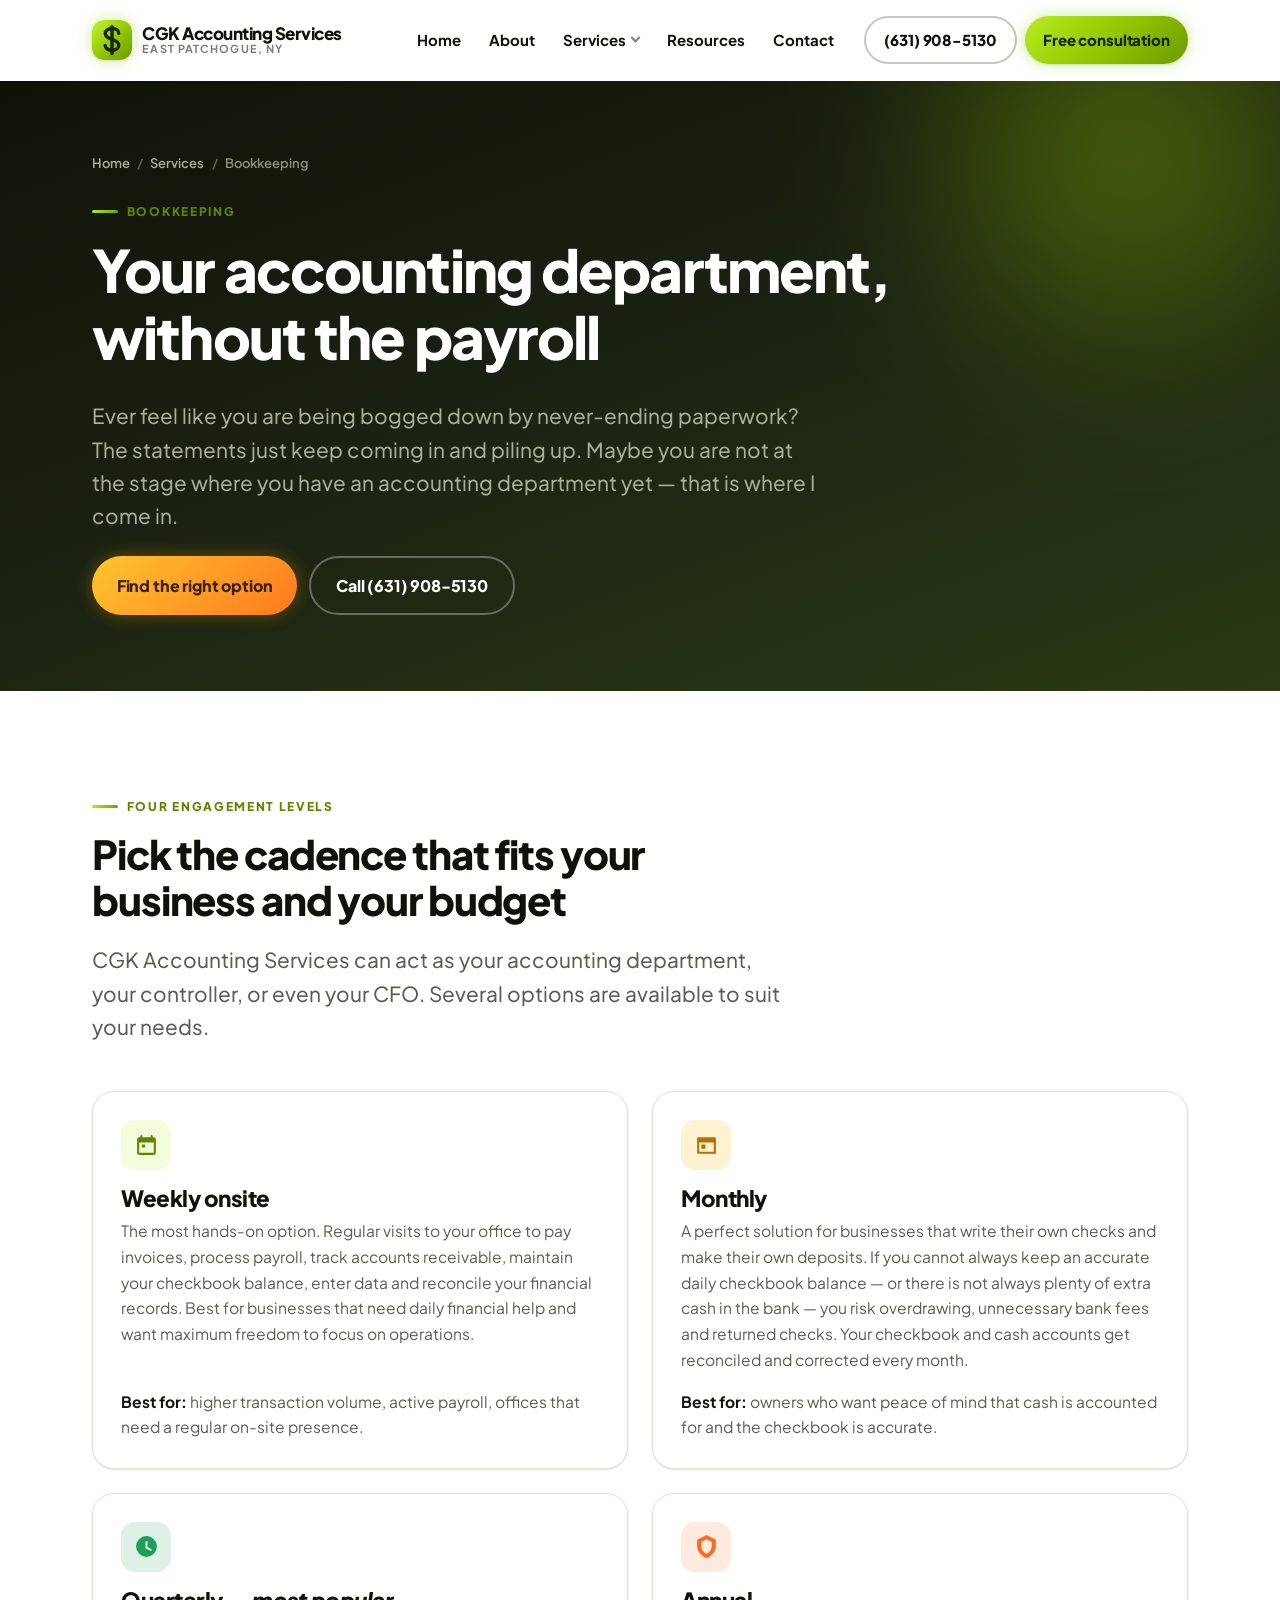
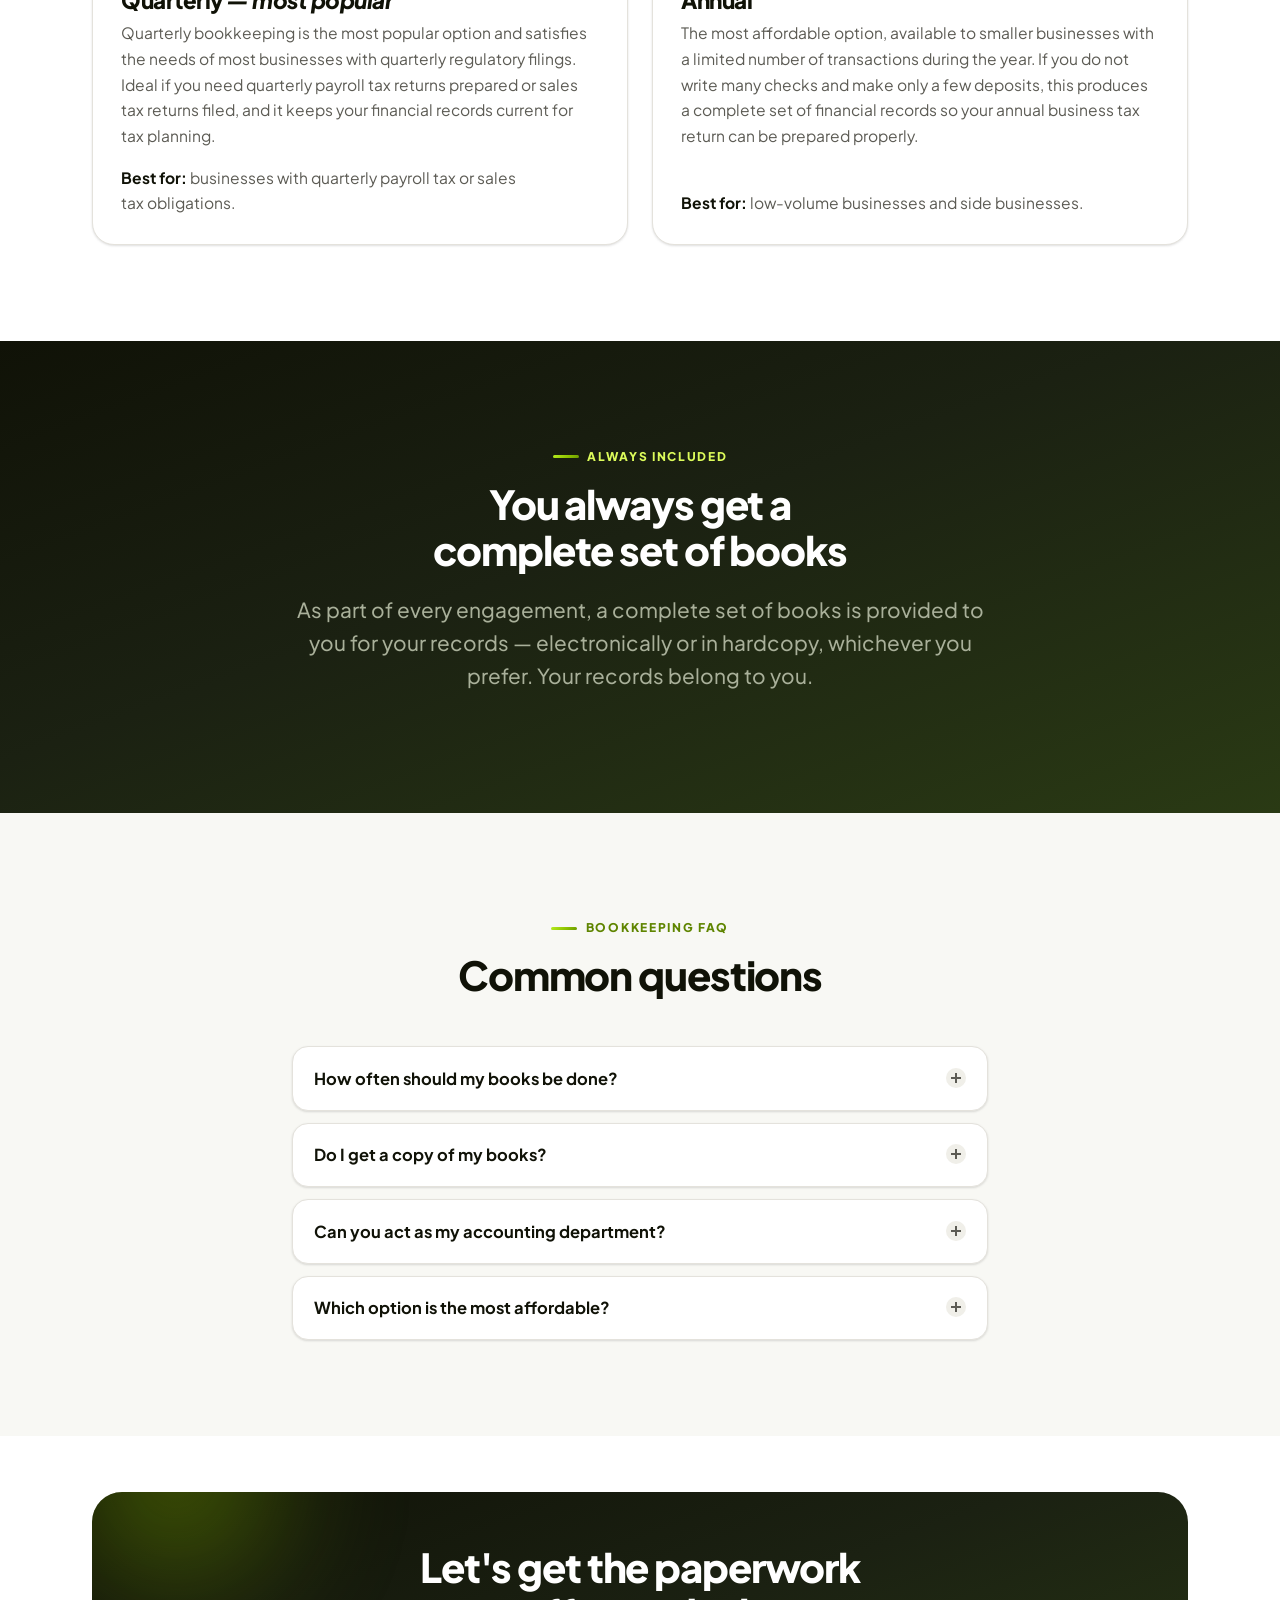
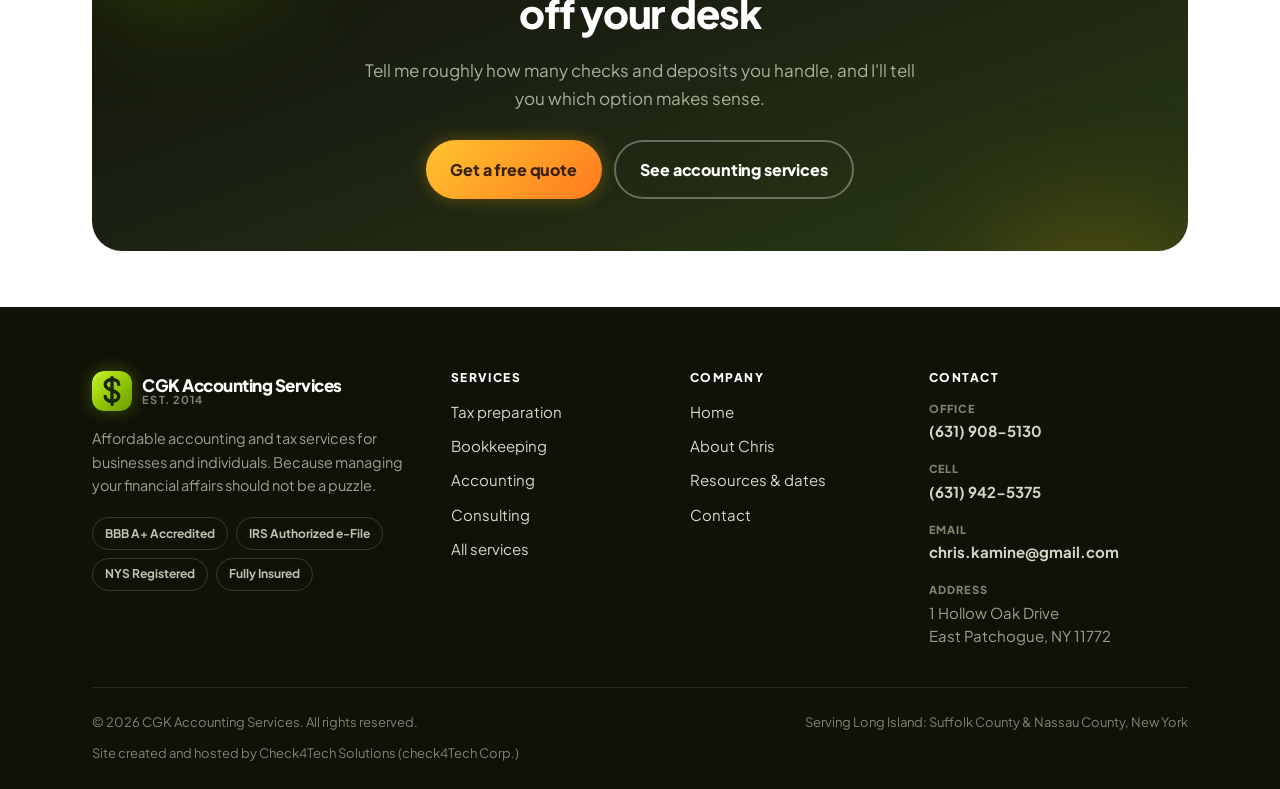
<file: bookkeeping.html>
<!DOCTYPE html>
<html lang="en" class="no-js">
<head>
<meta charset="utf-8">
<meta name="viewport" content="width=device-width, initial-scale=1, viewport-fit=cover">

<title>Bookkeeping Services on Long Island | CGK Accounting Services</title>
<meta name="description" content="Weekly onsite, monthly, quarterly or annual bookkeeping for Long Island small businesses. Bank reconciliations, payroll processing, accounts payable and receivable, sales and payroll tax filings. You keep a complete set of books. Call (631) 908-5130.">
<link rel="canonical" href="https://www.cgkaccountingservices.com/bookkeeping.html">
<meta name="robots" content="index, follow, max-image-preview:large, max-snippet:-1">
<meta name="author" content="Christopher G. Kamine">
<meta name="geo.region" content="US-NY">
<meta name="geo.placename" content="East Patchogue, New York">
<meta name="theme-color" content="#ffffff" media="(prefers-color-scheme: light)">
<meta name="theme-color" content="#101207" media="(prefers-color-scheme: dark)">

<meta property="og:type" content="article">
<meta property="og:site_name" content="CGK Accounting Services">
<meta property="og:locale" content="en_US">
<meta property="og:url" content="https://www.cgkaccountingservices.com/bookkeeping.html">
<meta property="og:title" content="Bookkeeping Services on Long Island | CGK Accounting Services">
<meta property="og:description" content="Weekly onsite, monthly, quarterly or annual bookkeeping. CGK can act as your accounting department, your controller, or even your CFO.">
<meta property="og:image" content="https://www.cgkaccountingservices.com/assets/img/og-image.png">
<meta name="twitter:card" content="summary_large_image">
<meta name="twitter:image" content="https://www.cgkaccountingservices.com/assets/img/og-image.png">

<link rel="icon" href="/assets/img/favicon.svg" type="image/svg+xml">
<link rel="apple-touch-icon" href="/assets/img/apple-touch-icon.png">
<link rel="manifest" href="/site.webmanifest">

<link rel="preconnect" href="https://fonts.googleapis.com">
<link rel="preconnect" href="https://fonts.gstatic.com" crossorigin>
<link rel="stylesheet" href="https://fonts.googleapis.com/css2?family=Plus+Jakarta+Sans:wght@400;500;600;700;800&amp;display=swap">
<link rel="stylesheet" href="/assets/css/styles.css">
<script src="/assets/js/main.js" defer></script>

<script type="application/ld+json">
{
  "@context": "https://schema.org",
  "@graph": [
    {
      "@type": "Service",
      "@id": "https://www.cgkaccountingservices.com/bookkeeping.html#service",
      "name": "Bookkeeping services",
      "serviceType": "Bookkeeping",
      "url": "https://www.cgkaccountingservices.com/bookkeeping.html",
      "description": "Weekly onsite, monthly, quarterly and annual bookkeeping for small businesses on Long Island, including bank reconciliation, accounts payable and receivable, payroll processing, and sales and payroll tax filings.",
      "provider": { "@id": "https://www.cgkaccountingservices.com/#business" },
      "areaServed": { "@type": "Place", "name": "Long Island, New York" },
      "hasOfferCatalog": {
        "@type": "OfferCatalog",
        "name": "Bookkeeping engagement options",
        "itemListElement": [
          { "@type": "Offer", "itemOffered": { "@type": "Service", "name": "Weekly onsite bookkeeping" } },
          { "@type": "Offer", "itemOffered": { "@type": "Service", "name": "Monthly bookkeeping and reconciliation" } },
          { "@type": "Offer", "itemOffered": { "@type": "Service", "name": "Quarterly bookkeeping and regulatory filings" } },
          { "@type": "Offer", "itemOffered": { "@type": "Service", "name": "Annual bookkeeping" } }
        ]
      }
    },
    {
      "@type": "FAQPage",
      "@id": "https://www.cgkaccountingservices.com/bookkeeping.html#faq",
      "mainEntity": [
        {
          "@type": "Question",
          "name": "How often should a small business have its books done?",
          "acceptedAnswer": { "@type": "Answer", "text": "It depends on transaction volume. Businesses that need daily help with invoices, payroll and receivables do best with weekly onsite service. Businesses that write their own checks but cannot keep an accurate running balance should reconcile monthly. Quarterly is the most popular option and suits most businesses with quarterly payroll or sales tax filings. Annual service is the most affordable option for smaller businesses with limited transactions." }
        },
        {
          "@type": "Question",
          "name": "Do I get a copy of my books?",
          "acceptedAnswer": { "@type": "Answer", "text": "Yes. A complete set of books is always provided to you for your records as part of the engagement, either electronically or in hardcopy format." }
        },
        {
          "@type": "Question",
          "name": "Can CGK Accounting Services act as my accounting department?",
          "acceptedAnswer": { "@type": "Answer", "text": "Yes. CGK Accounting Services can act as your accounting department, your controller, or even your CFO, with several options available to suit your needs and fit your budget." }
        },
        {
          "@type": "Question",
          "name": "Which bookkeeping option is the most affordable?",
          "acceptedAnswer": { "@type": "Answer", "text": "Annual bookkeeping is the most affordable option. It suits smaller businesses with a limited number of transactions during the year, and produces a complete set of financial records so the annual business tax return can be prepared." }
        }
      ]
    },
    {
      "@type": "BreadcrumbList",
      "itemListElement": [
        { "@type": "ListItem", "position": 1, "name": "Home", "item": "https://www.cgkaccountingservices.com/" },
        { "@type": "ListItem", "position": 2, "name": "Services", "item": "https://www.cgkaccountingservices.com/services.html" },
        { "@type": "ListItem", "position": 3, "name": "Bookkeeping", "item": "https://www.cgkaccountingservices.com/bookkeeping.html" }
      ]
    }
  ]
}
</script>
</head>
<body>
<a class="skip-link" href="#main">Skip to main content</a>

<header class="site-header">
  <div class="wrap site-header__inner">
    <a class="brand" href="/">
      <img class="brand__mark" src="/assets/img/logo-mark.svg" width="40" height="40" alt="" loading="eager" decoding="async">
      <span class="brand__text">
        <span class="brand__name">CGK Accounting Services</span>
        <span class="brand__tag">East Patchogue, NY</span>
      </span>
    </a>

    <button class="nav-toggle" type="button" aria-expanded="false" aria-controls="site-nav">
      <span class="nav-toggle__bars" aria-hidden="true"></span>
      <span class="visually-hidden">Open menu</span>
    </button>

    <nav class="site-nav" id="site-nav" aria-label="Main">
      <ul class="site-nav__list">
        <li><a class="site-nav__link" href="/">Home</a></li>
        <li><a class="site-nav__link" href="/about.html">About</a></li>
        <li class="has-sub">
          <button class="sub-toggle" type="button" aria-expanded="false" aria-controls="submenu-services">
            Services <span class="chev" aria-hidden="true"></span>
          </button>
          <ul class="submenu" id="submenu-services">
            <li><a href="/services.html">All services</a></li>
            <li><a href="/tax.html">Tax preparation &amp; planning</a></li>
            <li><a href="/bookkeeping.html" aria-current="page">Bookkeeping</a></li>
            <li><a href="/accounting.html">Accounting &amp; financial statements</a></li>
            <li><a href="/consulting.html">Business consulting</a></li>
          </ul>
        </li>
        <li><a class="site-nav__link" href="/resources.html">Resources</a></li>
        <li><a class="site-nav__link" href="/contact-us.html">Contact</a></li>
      </ul>
      <div class="site-nav__cta">
        <a class="btn btn--ghost btn--sm" href="tel:+16319085130">(631) 908-5130</a>
        <a class="btn btn--sm" href="/contact-us.html">Free consultation</a>
      </div>
    </nav>
  </div>
</header>

<main id="main">

  <section class="page-hero">
    <div class="wrap">
      <nav class="crumbs" aria-label="Breadcrumb">
        <ol>
          <li><a href="/">Home</a></li>
          <li><a href="/services.html">Services</a></li>
          <li aria-current="page">Bookkeeping</li>
        </ol>
      </nav>
      <p class="eyebrow">Bookkeeping</p>
      <h1>Your accounting department, without the payroll</h1>
      <p class="lede">
        Ever feel like you are being bogged down by never-ending paperwork? The statements just
        keep coming in and piling up. Maybe you are not at the stage where you have an accounting
        department yet — that is where I come in.
      </p>
      <div class="btn-row">
        <a class="btn btn--gold" href="/contact-us.html">Find the right option</a>
        <a class="btn btn--ghost" href="tel:+16319085130">Call (631) 908-5130</a>
      </div>
    </div>
  </section>

  <section class="section">
    <div class="wrap">
      <div class="section-head reveal">
        <p class="eyebrow">Four engagement levels</p>
        <h2>Pick the cadence that fits your business and your budget</h2>
        <p class="lede">
          CGK Accounting Services can act as your accounting department, your controller, or even
          your CFO. Several options are available to suit your needs.
        </p>
      </div>

      <div class="grid grid--2 reveal-group">
        <article class="card">
          <div class="card__icon" aria-hidden="true">
            <svg viewBox="0 0 24 24" fill="currentColor"><path d="M7 2a1 1 0 0 1 1 1v1h8V3a1 1 0 1 1 2 0v1h1a2 2 0 0 1 2 2v13a2 2 0 0 1-2 2H5a2 2 0 0 1-2-2V6a2 2 0 0 1 2-2h1V3a1 1 0 0 1 1-1ZM5 9v10h14V9H5Zm2.5 2h3v3h-3v-3Z"/></svg>
          </div>
          <h3>Weekly onsite</h3>
          <p>
            The most hands-on option. Regular visits to your office to pay invoices, process
            payroll, track accounts receivable, maintain your checkbook balance, enter data and
            reconcile your financial records. Best for businesses that need daily financial help
            and want maximum freedom to focus on operations.
          </p>
          <p class="mb-0"><strong>Best for:</strong> higher transaction volume, active payroll, offices that need a regular on-site presence.</p>
        </article>

        <article class="card card--gold">
          <div class="card__icon" aria-hidden="true">
            <svg viewBox="0 0 24 24" fill="currentColor"><path d="M4 4h16a1 1 0 0 1 1 1v14a1 1 0 0 1-1 1H4a1 1 0 0 1-1-1V5a1 1 0 0 1 1-1Zm1 5v9h14V9H5Zm2 2h4v4H7v-4Z"/></svg>
          </div>
          <h3>Monthly</h3>
          <p>
            A perfect solution for businesses that write their own checks and make their own
            deposits. If you cannot always keep an accurate daily checkbook balance — or there is
            not always plenty of extra cash in the bank — you risk overdrawing, unnecessary bank
            fees and returned checks. Your checkbook and cash accounts get reconciled and corrected
            every month.
          </p>
          <p class="mb-0"><strong>Best for:</strong> owners who want peace of mind that cash is accounted for and the checkbook is accurate.</p>
        </article>

        <article class="card card--forest">
          <div class="card__icon" aria-hidden="true">
            <svg viewBox="0 0 24 24" fill="currentColor"><path d="M12 2a10 10 0 1 0 0 20 10 10 0 0 0 0-20Zm1 5v5.4l4.2 2.5-.9 1.5L11 13.6V7h2Z"/></svg>
          </div>
          <h3>Quarterly <em>— most popular</em></h3>
          <p>
            Quarterly bookkeeping is the most popular option and satisfies the needs of most
            businesses with quarterly regulatory filings. Ideal if you need quarterly payroll tax
            returns prepared or sales tax returns filed, and it keeps your financial records
            current for tax planning.
          </p>
          <p class="mb-0"><strong>Best for:</strong> businesses with quarterly payroll tax or sales tax obligations.</p>
        </article>

        <article class="card card--tangerine">
          <div class="card__icon" aria-hidden="true">
            <svg viewBox="0 0 24 24" fill="currentColor"><path d="M12 1 3 5.5v6c0 5.05 3.84 9.77 9 11.5 5.16-1.73 9-6.45 9-11.5v-6L12 1Zm0 4 5 2.5v4c0 3.2-2.1 6.2-5 7.4-2.9-1.2-5-4.2-5-7.4v-4L12 5Z"/></svg>
          </div>
          <h3>Annual</h3>
          <p>
            The most affordable option, available to smaller businesses with a limited number of
            transactions during the year. If you do not write many checks and make only a few
            deposits, this produces a complete set of financial records so your annual business tax
            return can be prepared properly.
          </p>
          <p class="mb-0"><strong>Best for:</strong> low-volume businesses and side businesses.</p>
        </article>
      </div>
    </div>
  </section>

  <section class="section section--dark">
    <div class="wrap wrap--narrow text-center reveal">
      <p class="eyebrow">Always included</p>
      <h2>You always get a complete set of books</h2>
      <p class="lede">
        As part of every engagement, a complete set of books is provided to you for your records —
        electronically or in hardcopy, whichever you prefer. Your records belong to you.
      </p>
    </div>
  </section>

  <section class="section section--alt" aria-labelledby="faq-h">
    <div class="wrap wrap--narrow">
      <div class="section-head section-head--center reveal">
        <p class="eyebrow">Bookkeeping FAQ</p>
        <h2 id="faq-h">Common questions</h2>
      </div>

      <div class="faq reveal">
        <details>
          <summary>How often should my books be done?</summary>
          <div class="faq__body">
            <p>
              It comes down to transaction volume. Weekly onsite suits businesses that need daily
              help with invoices, payroll and receivables. Monthly suits owners who write their own
              checks but cannot keep an accurate running balance. Quarterly is the most popular and
              fits most businesses with quarterly payroll or sales tax filings. Annual is the most
              affordable option for smaller businesses with limited transactions.
            </p>
          </div>
        </details>
        <details>
          <summary>Do I get a copy of my books?</summary>
          <div class="faq__body">
            <p>
              Yes — always. A complete set of books is provided to you for your records as part of
              the engagement, either electronically or in hardcopy format.
            </p>
          </div>
        </details>
        <details>
          <summary>Can you act as my accounting department?</summary>
          <div class="faq__body">
            <p>
              Yes. Depending on what you need, CGK Accounting Services can function as your
              accounting department, your controller, or even your CFO.
            </p>
          </div>
        </details>
        <details>
          <summary>Which option is the most affordable?</summary>
          <div class="faq__body">
            <p>
              Annual bookkeeping. It is designed for smaller businesses with a limited number of
              transactions and produces everything needed to file the annual business return.
            </p>
          </div>
        </details>
      </div>
    </div>
  </section>

  <section class="section section--tight">
    <div class="wrap">
      <div class="cta-band reveal">
        <h2>Let's get the paperwork off your desk</h2>
        <p>Tell me roughly how many checks and deposits you handle, and I'll tell you which option makes sense.</p>
        <div class="btn-row">
          <a class="btn btn--gold" href="/contact-us.html">Get a free quote</a>
          <a class="btn btn--ghost" href="/accounting.html">See accounting services</a>
        </div>
      </div>
    </div>
  </section>

</main>

<footer class="site-footer">
  <div class="wrap">
    <div class="footer-grid">
      <div class="footer-about">
        <a class="brand" href="/">
          <img class="brand__mark" src="/assets/img/logo-mark.svg" width="40" height="40" alt="" loading="lazy" decoding="async">
          <span class="brand__text">
            <span class="brand__name">CGK Accounting Services</span>
            <span class="brand__tag">Est. 2014</span>
          </span>
        </a>
        <p>
          Affordable accounting and tax services for businesses and individuals. Because managing
          your financial affairs should not be a puzzle.
        </p>
        <div class="footer-badges">
          <span>BBB A+ Accredited</span>
          <span>IRS Authorized e-File</span>
          <span>NYS Registered</span>
          <span>Fully Insured</span>
        </div>
      </div>

      <nav class="footer-col" aria-labelledby="f-services">
        <h2 id="f-services">Services</h2>
        <ul>
          <li><a href="/tax.html">Tax preparation</a></li>
          <li><a href="/bookkeeping.html">Bookkeeping</a></li>
          <li><a href="/accounting.html">Accounting</a></li>
          <li><a href="/consulting.html">Consulting</a></li>
          <li><a href="/services.html">All services</a></li>
        </ul>
      </nav>

      <nav class="footer-col" aria-labelledby="f-company">
        <h2 id="f-company">Company</h2>
        <ul>
          <li><a href="/">Home</a></li>
          <li><a href="/about.html">About Chris</a></li>
          <li><a href="/resources.html">Resources &amp; dates</a></li>
          <li><a href="/contact-us.html">Contact</a></li>
        </ul>
      </nav>

      <div class="footer-col footer-contact">
        <h2 id="f-contact">Contact</h2>
        <ul aria-labelledby="f-contact">
          <li>
            <span class="label">Office</span>
            <span class="value"><a href="tel:+16319085130">(631) 908-5130</a></span>
          </li>
          <li>
            <span class="label">Cell</span>
            <span class="value"><a href="tel:+16319425375">(631) 942-5375</a></span>
          </li>
          <li>
            <span class="label">Email</span>
            <span class="value">
              <a href="/contact-us.html" data-email-user="chris.kamine" data-email-domain="gmail.com" data-email-show>Send a message</a>
            </span>
          </li>
          <li>
            <span class="label">Address</span>
            <address>1 Hollow Oak Drive<br>East Patchogue, NY 11772</address>
          </li>
        </ul>
      </div>
    </div>

    <div class="footer-bottom">
      <p>&copy; <span data-year>2026</span> CGK Accounting Services. All rights reserved.</p>
      <p>Serving Long Island: Suffolk County &amp; Nassau County, New York</p>
      <p class="footer-credit">Site created and hosted by Check4Tech Solutions (check4Tech Corp.)</p>
    </div>
  </div>
</footer>

<div class="callbar">
  <a class="btn btn--ghost btn--sm" href="tel:+16319085130">Call now</a>
  <a class="btn btn--sm" href="/contact-us.html">Free consult</a>
</div>

</body>
</html>
</file>
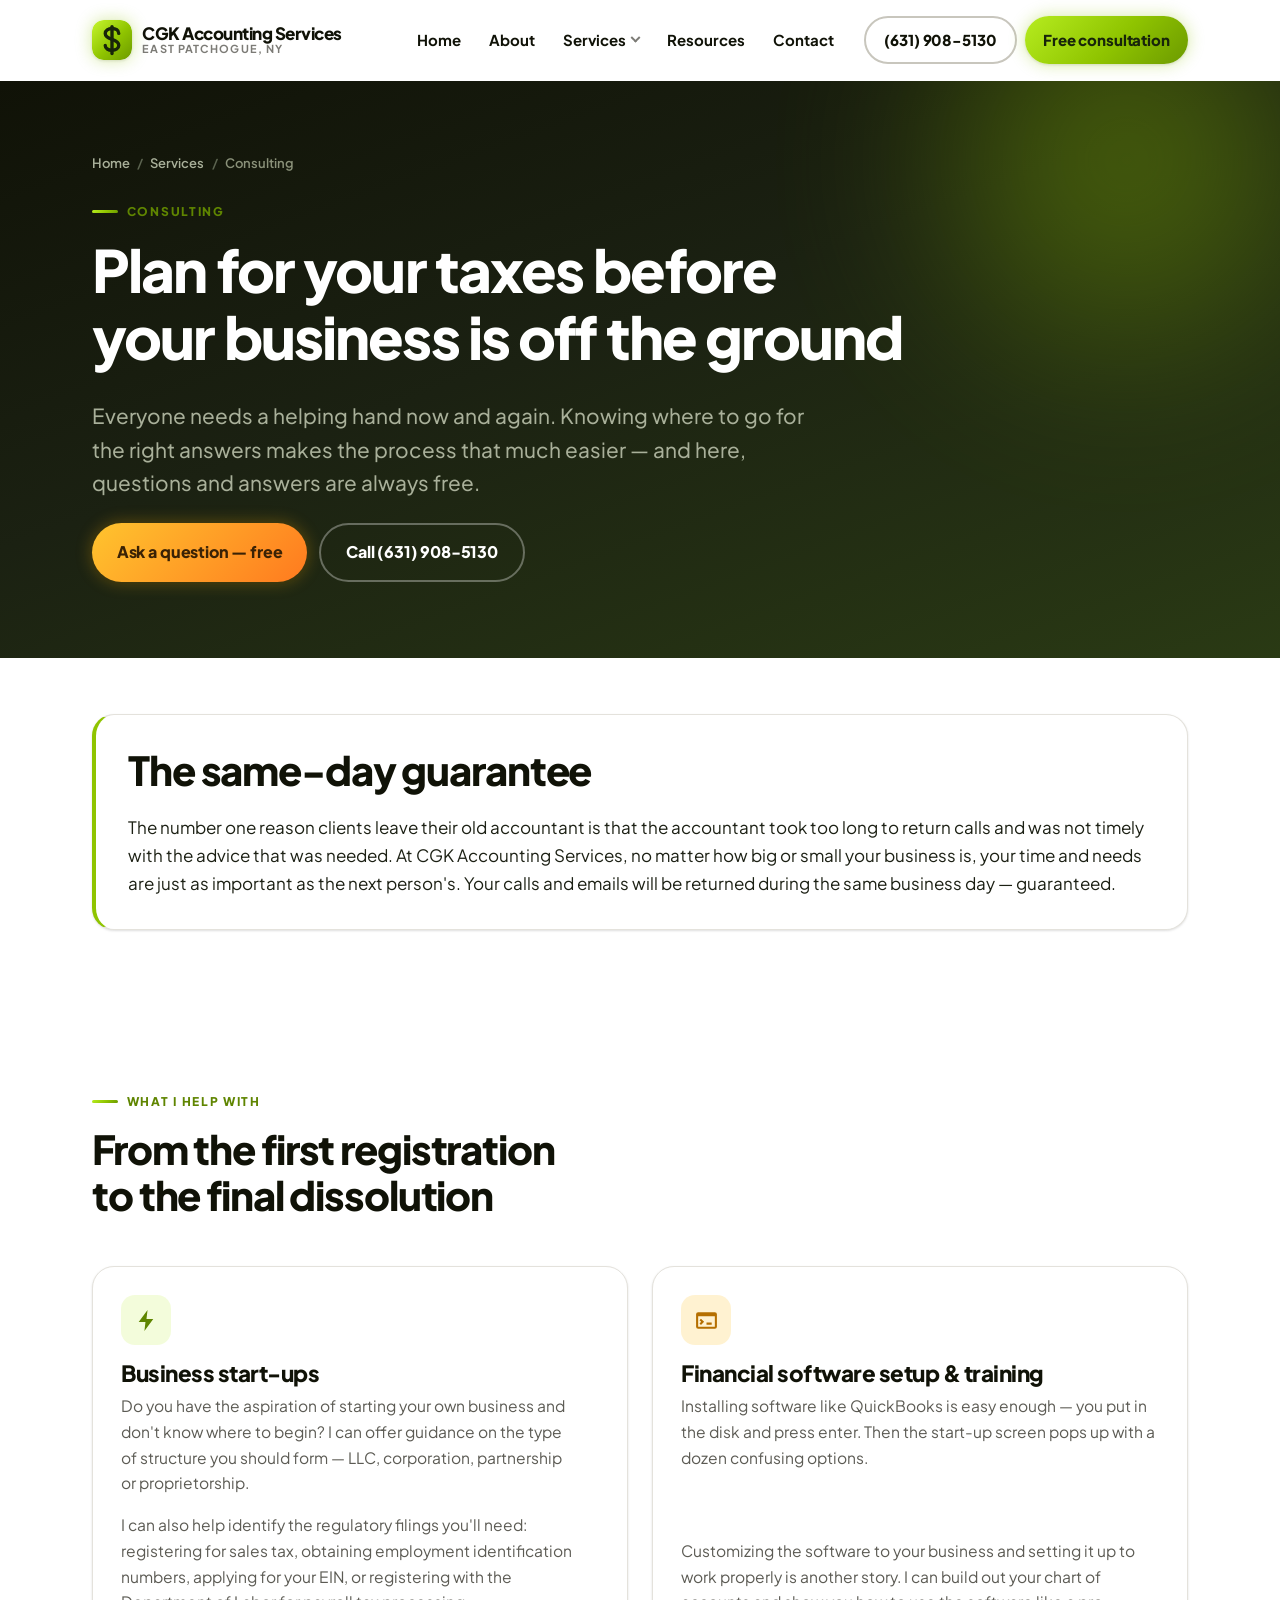
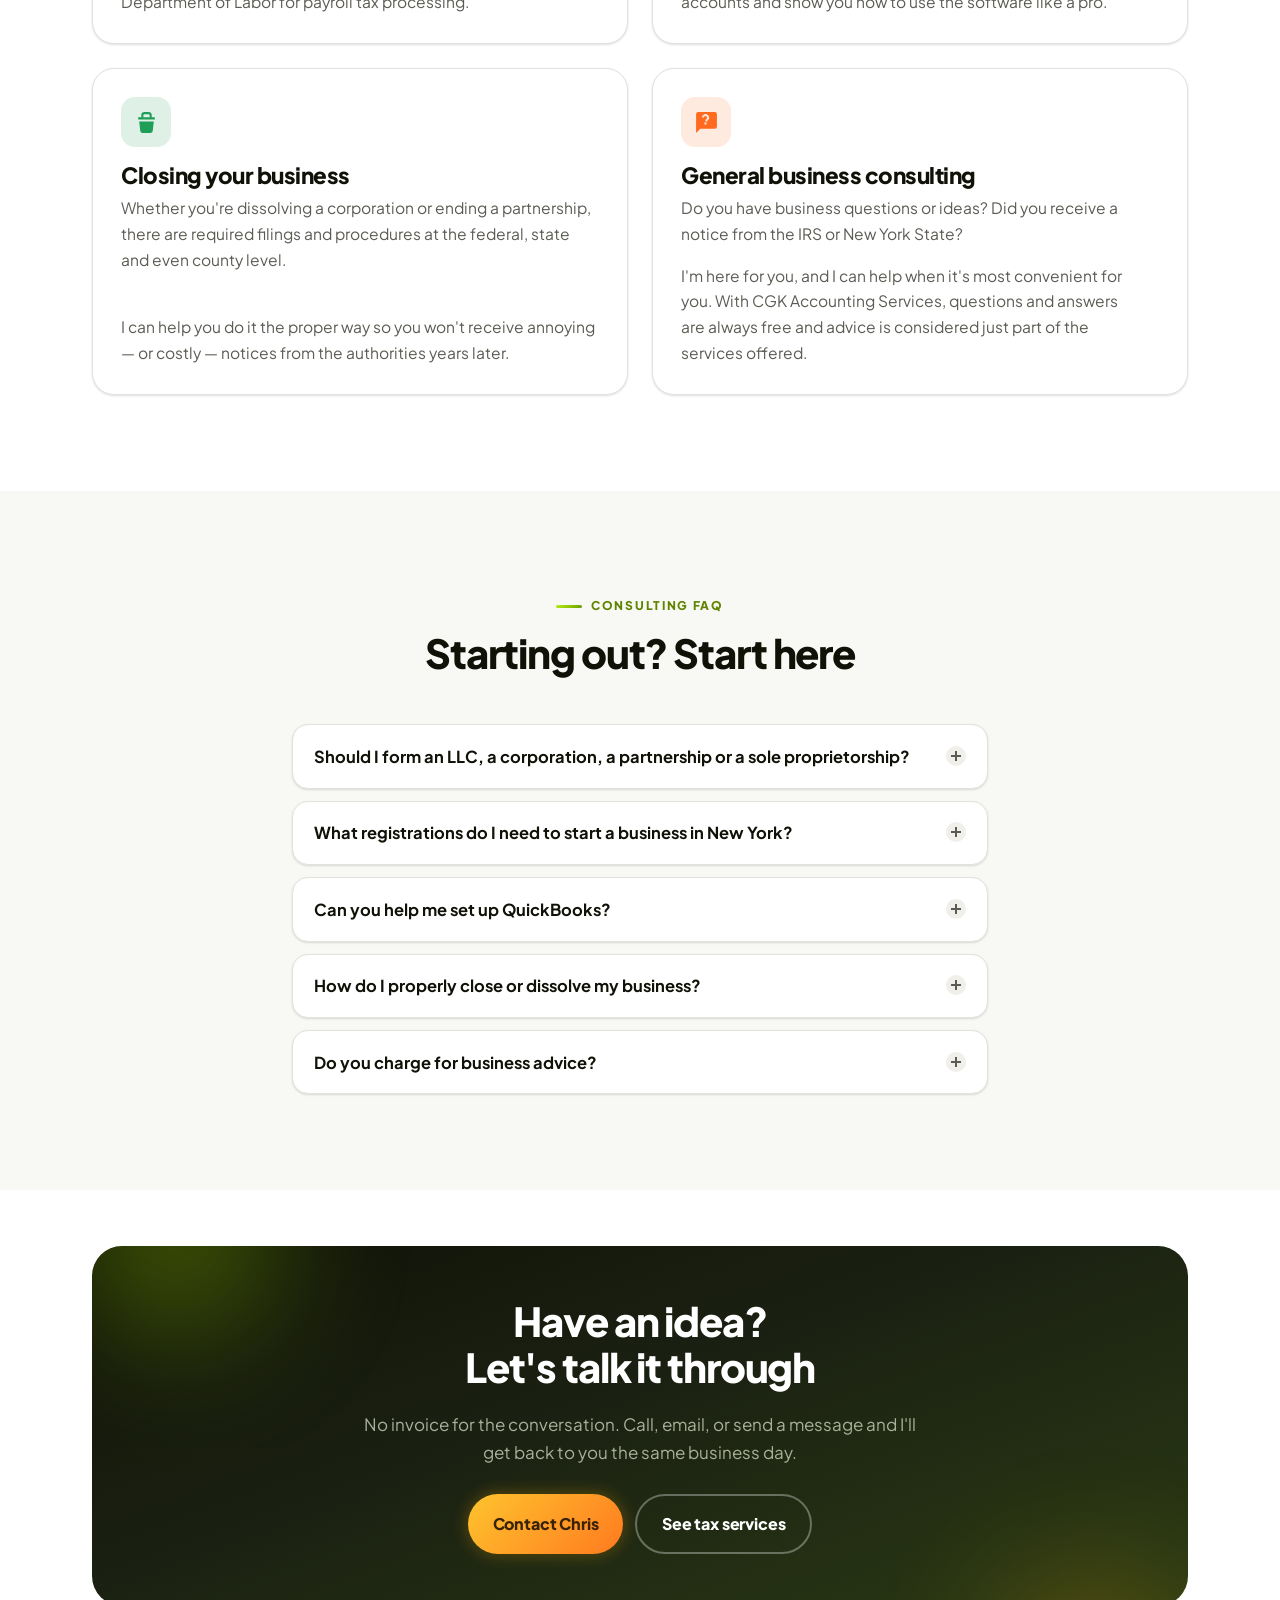
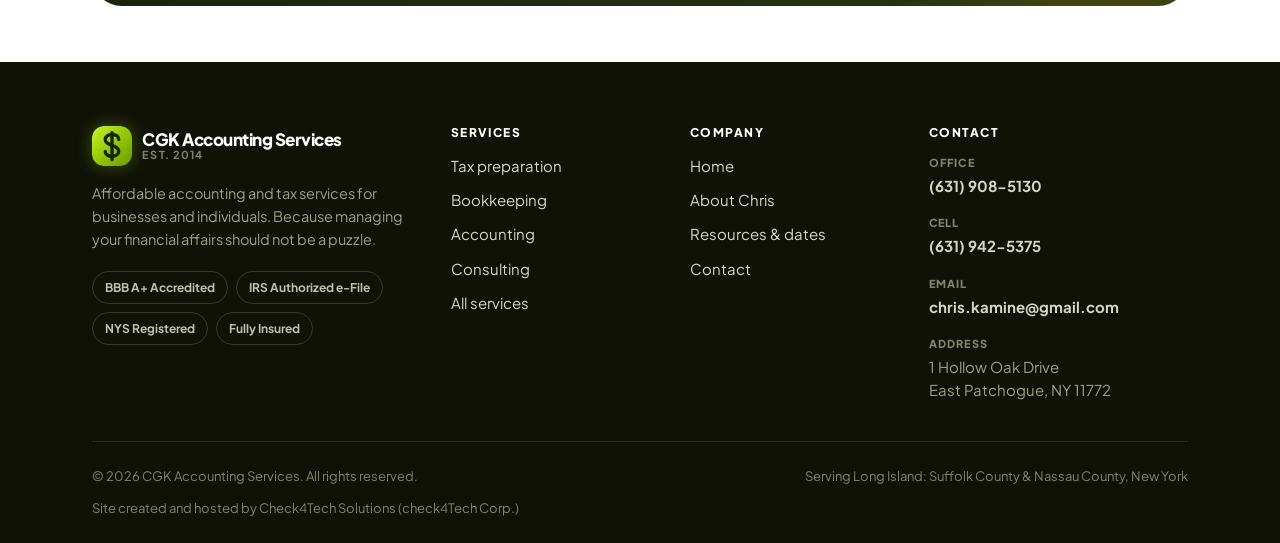
<file: consulting.html>
<!DOCTYPE html>
<html lang="en" class="no-js">
<head>
<meta charset="utf-8">
<meta name="viewport" content="width=device-width, initial-scale=1, viewport-fit=cover">

<title>Small Business Consulting &amp; Start-Ups | CGK Accounting</title>
<meta name="description" content="Business start-up guidance on Long Island: LLC vs corporation vs partnership, EIN and sales tax registration, Dept. of Labor payroll setup, QuickBooks installation and training, and properly dissolving a business. Advice is always free. (631) 908-5130.">
<link rel="canonical" href="https://www.cgkaccountingservices.com/consulting.html">
<meta name="robots" content="index, follow, max-image-preview:large, max-snippet:-1">
<meta name="author" content="Christopher G. Kamine">
<meta name="geo.region" content="US-NY">
<meta name="geo.placename" content="East Patchogue, New York">
<meta name="theme-color" content="#ffffff" media="(prefers-color-scheme: light)">
<meta name="theme-color" content="#101207" media="(prefers-color-scheme: dark)">

<meta property="og:type" content="article">
<meta property="og:site_name" content="CGK Accounting Services">
<meta property="og:locale" content="en_US">
<meta property="og:url" content="https://www.cgkaccountingservices.com/consulting.html">
<meta property="og:title" content="Small Business Consulting &amp; Start-Ups | CGK Accounting Services">
<meta property="og:description" content="Entity selection, EIN and sales tax registration, QuickBooks setup, and properly closing a business. Advice is always free.">
<meta property="og:image" content="https://www.cgkaccountingservices.com/assets/img/og-image.png">
<meta name="twitter:card" content="summary_large_image">
<meta name="twitter:image" content="https://www.cgkaccountingservices.com/assets/img/og-image.png">

<link rel="icon" href="/assets/img/favicon.svg" type="image/svg+xml">
<link rel="apple-touch-icon" href="/assets/img/apple-touch-icon.png">
<link rel="manifest" href="/site.webmanifest">

<link rel="preconnect" href="https://fonts.googleapis.com">
<link rel="preconnect" href="https://fonts.gstatic.com" crossorigin>
<link rel="stylesheet" href="https://fonts.googleapis.com/css2?family=Plus+Jakarta+Sans:wght@400;500;600;700;800&amp;display=swap">
<link rel="stylesheet" href="/assets/css/styles.css">
<script src="/assets/js/main.js" defer></script>

<script type="application/ld+json">
{
  "@context": "https://schema.org",
  "@graph": [
    {
      "@type": "Service",
      "@id": "https://www.cgkaccountingservices.com/consulting.html#service",
      "name": "Small business consulting",
      "serviceType": "Business consulting",
      "url": "https://www.cgkaccountingservices.com/consulting.html",
      "description": "Business start-up guidance including entity selection, regulatory registrations, EIN applications, sales tax and Department of Labor payroll registration, QuickBooks installation and training, business dissolution filings, and general business consulting.",
      "provider": { "@id": "https://www.cgkaccountingservices.com/#business" },
      "areaServed": { "@type": "Place", "name": "Long Island, New York" },
      "offers": { "@type": "Offer", "description": "Advice and consultations are provided free of charge as part of the services offered." }
    },
    {
      "@type": "FAQPage",
      "@id": "https://www.cgkaccountingservices.com/consulting.html#faq",
      "mainEntity": [
        {
          "@type": "Question",
          "name": "Should I form an LLC, a corporation, a partnership or a sole proprietorship?",
          "acceptedAnswer": { "@type": "Answer", "text": "The right structure depends on liability exposure, how many owners are involved, how you want profits taxed, and your plans for growth. CGK Accounting Services offers guidance on which entity type to form, and the consultation is free." }
        },
        {
          "@type": "Question",
          "name": "What registrations do I need to start a business in New York?",
          "acceptedAnswer": { "@type": "Answer", "text": "Depending on your business, you may need to register for sales tax, obtain employment identification numbers, apply for an EIN, and register with the New York State Department of Labor for payroll tax processing. CGK Accounting Services can assist with identifying and completing these filings." }
        },
        {
          "@type": "Question",
          "name": "Can you help me set up QuickBooks?",
          "acceptedAnswer": { "@type": "Answer", "text": "Yes. Installing the software is easy, but customizing it to your business is another story. CGK Accounting Services can set up your chart of accounts and train you to use the software properly." }
        },
        {
          "@type": "Question",
          "name": "How do I properly close or dissolve my business?",
          "acceptedAnswer": { "@type": "Answer", "text": "Dissolving a corporation or ending a partnership requires specific filings and procedures at the federal, state and even county level. Doing it correctly prevents annoying and potentially costly notices from the authorities years later." }
        },
        {
          "@type": "Question",
          "name": "Do you charge for business advice?",
          "acceptedAnswer": { "@type": "Answer", "text": "No. Questions and answers are always free, and advice is considered part of the services offered. Calls and emails are returned the same business day." }
        }
      ]
    },
    {
      "@type": "BreadcrumbList",
      "itemListElement": [
        { "@type": "ListItem", "position": 1, "name": "Home", "item": "https://www.cgkaccountingservices.com/" },
        { "@type": "ListItem", "position": 2, "name": "Services", "item": "https://www.cgkaccountingservices.com/services.html" },
        { "@type": "ListItem", "position": 3, "name": "Consulting", "item": "https://www.cgkaccountingservices.com/consulting.html" }
      ]
    }
  ]
}
</script>
</head>
<body>
<a class="skip-link" href="#main">Skip to main content</a>

<header class="site-header">
  <div class="wrap site-header__inner">
    <a class="brand" href="/">
      <img class="brand__mark" src="/assets/img/logo-mark.svg" width="40" height="40" alt="" loading="eager" decoding="async">
      <span class="brand__text">
        <span class="brand__name">CGK Accounting Services</span>
        <span class="brand__tag">East Patchogue, NY</span>
      </span>
    </a>

    <button class="nav-toggle" type="button" aria-expanded="false" aria-controls="site-nav">
      <span class="nav-toggle__bars" aria-hidden="true"></span>
      <span class="visually-hidden">Open menu</span>
    </button>

    <nav class="site-nav" id="site-nav" aria-label="Main">
      <ul class="site-nav__list">
        <li><a class="site-nav__link" href="/">Home</a></li>
        <li><a class="site-nav__link" href="/about.html">About</a></li>
        <li class="has-sub">
          <button class="sub-toggle" type="button" aria-expanded="false" aria-controls="submenu-services">
            Services <span class="chev" aria-hidden="true"></span>
          </button>
          <ul class="submenu" id="submenu-services">
            <li><a href="/services.html">All services</a></li>
            <li><a href="/tax.html">Tax preparation &amp; planning</a></li>
            <li><a href="/bookkeeping.html">Bookkeeping</a></li>
            <li><a href="/accounting.html">Accounting &amp; financial statements</a></li>
            <li><a href="/consulting.html" aria-current="page">Business consulting</a></li>
          </ul>
        </li>
        <li><a class="site-nav__link" href="/resources.html">Resources</a></li>
        <li><a class="site-nav__link" href="/contact-us.html">Contact</a></li>
      </ul>
      <div class="site-nav__cta">
        <a class="btn btn--ghost btn--sm" href="tel:+16319085130">(631) 908-5130</a>
        <a class="btn btn--sm" href="/contact-us.html">Free consultation</a>
      </div>
    </nav>
  </div>
</header>

<main id="main">

  <section class="page-hero">
    <div class="wrap">
      <nav class="crumbs" aria-label="Breadcrumb">
        <ol>
          <li><a href="/">Home</a></li>
          <li><a href="/services.html">Services</a></li>
          <li aria-current="page">Consulting</li>
        </ol>
      </nav>
      <p class="eyebrow">Consulting</p>
      <h1>Plan for your taxes before your business is off the ground</h1>
      <p class="lede">
        Everyone needs a helping hand now and again. Knowing where to go for the right answers
        makes the process that much easier — and here, questions and answers are always free.
      </p>
      <div class="btn-row">
        <a class="btn btn--gold" href="/contact-us.html">Ask a question — free</a>
        <a class="btn btn--ghost" href="tel:+16319085130">Call (631) 908-5130</a>
      </div>
    </div>
  </section>

  <section class="section section--tight">
    <div class="wrap">
      <div class="panel panel--accent reveal">
        <h2>The same-day guarantee</h2>
        <p class="mb-0">
          The number one reason clients leave their old accountant is that the accountant took too
          long to return calls and was not timely with the advice that was needed. At CGK
          Accounting Services, no matter how big or small your business is, your time and needs are
          just as important as the next person's. Your calls and emails will be returned during the
          same business day — guaranteed.
        </p>
      </div>
    </div>
  </section>

  <section class="section" aria-labelledby="offer-h">
    <div class="wrap">
      <div class="section-head reveal">
        <p class="eyebrow">What I help with</p>
        <h2 id="offer-h">From the first registration to the final dissolution</h2>
      </div>

      <div class="grid grid--2 reveal-group">
        <article class="card">
          <div class="card__icon" aria-hidden="true">
            <svg viewBox="0 0 24 24" fill="currentColor"><path d="M13 2 4.5 13.5H11L10 22l8.5-11.5H12L13 2Z"/></svg>
          </div>
          <h3>Business start-ups</h3>
          <p>
            Do you have the aspiration of starting your own business and don't know where to begin?
            I can offer guidance on the type of structure you should form — LLC, corporation,
            partnership or proprietorship.
          </p>
          <p class="mb-0">
            I can also help identify the regulatory filings you'll need: registering for sales tax,
            obtaining employment identification numbers, applying for your EIN, or registering with
            the Department of Labor for payroll tax processing.
          </p>
        </article>

        <article class="card card--gold">
          <div class="card__icon" aria-hidden="true">
            <svg viewBox="0 0 24 24" fill="currentColor"><path d="M4 4h16a2 2 0 0 1 2 2v12a2 2 0 0 1-2 2H4a2 2 0 0 1-2-2V6a2 2 0 0 1 2-2Zm0 4v10h16V8H4Zm2.7 2.3 3 3-3 3-1.4-1.4 1.6-1.6-1.6-1.6 1.4-1.4ZM12 14h5v2h-5v-2Z"/></svg>
          </div>
          <h3>Financial software setup &amp; training</h3>
          <p>
            Installing software like QuickBooks is easy enough — you put in the disk and press
            enter. Then the start-up screen pops up with a dozen confusing options.
          </p>
          <p class="mb-0">
            Customizing the software to your business and setting it up to work properly is another
            story. I can build out your chart of accounts and show you how to use the software like
            a pro.
          </p>
        </article>

        <article class="card card--forest">
          <div class="card__icon" aria-hidden="true">
            <svg viewBox="0 0 24 24" fill="currentColor"><path d="M17 7V5a3 3 0 0 0-3-3h-4a3 3 0 0 0-3 3v2H4v2h16V7h-3Zm-8-2a1 1 0 0 1 1-1h4a1 1 0 0 1 1 1v2H9V5ZM5 11h14l-1 9a2 2 0 0 1-2 2H8a2 2 0 0 1-2-2l-1-9Z"/></svg>
          </div>
          <h3>Closing your business</h3>
          <p>
            Whether you're dissolving a corporation or ending a partnership, there are required
            filings and procedures at the federal, state and even county level.
          </p>
          <p class="mb-0">
            I can help you do it the proper way so you won't receive annoying — or costly — notices
            from the authorities years later.
          </p>
        </article>

        <article class="card card--tangerine">
          <div class="card__icon" aria-hidden="true">
            <svg viewBox="0 0 24 24" fill="currentColor"><path d="M20 2H4a2 2 0 0 0-2 2v18l4-4h14a2 2 0 0 0 2-2V4a2 2 0 0 0-2-2Zm-8 12h-2v-2h2v2Zm1.6-5.1-.6.7V11h-2v-1.4l1.2-1.3a1.5 1.5 0 1 0-2.6-1H7.6a3.5 3.5 0 1 1 6 2.6Z"/></svg>
          </div>
          <h3>General business consulting</h3>
          <p>
            Do you have business questions or ideas? Did you receive a notice from the IRS or New
            York State?
          </p>
          <p class="mb-0">
            I'm here for you, and I can help when it's most convenient for you. With CGK Accounting
            Services, questions and answers are always free and advice is considered just part of
            the services offered.
          </p>
        </article>
      </div>
    </div>
  </section>

  <section class="section section--alt" aria-labelledby="faq-h">
    <div class="wrap wrap--narrow">
      <div class="section-head section-head--center reveal">
        <p class="eyebrow">Consulting FAQ</p>
        <h2 id="faq-h">Starting out? Start here</h2>
      </div>

      <div class="faq reveal">
        <details>
          <summary>Should I form an LLC, a corporation, a partnership or a sole proprietorship?</summary>
          <div class="faq__body">
            <p>
              It depends on your liability exposure, how many owners are involved, how you want the
              profits taxed, and where you plan to take the business. There is no universally right
              answer, which is exactly why the conversation is free — call and we'll work through
              your specifics.
            </p>
          </div>
        </details>
        <details>
          <summary>What registrations do I need to start a business in New York?</summary>
          <div class="faq__body">
            <p>
              Depending on the business, that can include registering for sales tax, obtaining
              employment identification numbers, applying for your EIN, and registering with the
              New York State Department of Labor for payroll tax processing. I'll help you figure
              out which ones apply and get them filed.
            </p>
          </div>
        </details>
        <details>
          <summary>Can you help me set up QuickBooks?</summary>
          <div class="faq__body">
            <p>
              Yes — including building a chart of accounts that actually matches how your business
              operates, and training you so you're not guessing at the options.
            </p>
          </div>
        </details>
        <details>
          <summary>How do I properly close or dissolve my business?</summary>
          <div class="faq__body">
            <p>
              There are specific filings and procedures at the federal, state and county level.
              Skipping them is how business owners end up with notices and penalties years after
              they thought they were done. I can walk you through the full sequence.
            </p>
          </div>
        </details>
        <details>
          <summary>Do you charge for business advice?</summary>
          <div class="faq__body">
            <p>
              No. Questions and answers are always free and advice is part of the service. Calls
              and emails are returned the same business day.
            </p>
          </div>
        </details>
      </div>
    </div>
  </section>

  <section class="section section--tight">
    <div class="wrap">
      <div class="cta-band reveal">
        <h2>Have an idea? Let's talk it through</h2>
        <p>No invoice for the conversation. Call, email, or send a message and I'll get back to you the same business day.</p>
        <div class="btn-row">
          <a class="btn btn--gold" href="/contact-us.html">Contact Chris</a>
          <a class="btn btn--ghost" href="/tax.html">See tax services</a>
        </div>
      </div>
    </div>
  </section>

</main>

<footer class="site-footer">
  <div class="wrap">
    <div class="footer-grid">
      <div class="footer-about">
        <a class="brand" href="/">
          <img class="brand__mark" src="/assets/img/logo-mark.svg" width="40" height="40" alt="" loading="lazy" decoding="async">
          <span class="brand__text">
            <span class="brand__name">CGK Accounting Services</span>
            <span class="brand__tag">Est. 2014</span>
          </span>
        </a>
        <p>
          Affordable accounting and tax services for businesses and individuals. Because managing
          your financial affairs should not be a puzzle.
        </p>
        <div class="footer-badges">
          <span>BBB A+ Accredited</span>
          <span>IRS Authorized e-File</span>
          <span>NYS Registered</span>
          <span>Fully Insured</span>
        </div>
      </div>

      <nav class="footer-col" aria-labelledby="f-services">
        <h2 id="f-services">Services</h2>
        <ul>
          <li><a href="/tax.html">Tax preparation</a></li>
          <li><a href="/bookkeeping.html">Bookkeeping</a></li>
          <li><a href="/accounting.html">Accounting</a></li>
          <li><a href="/consulting.html">Consulting</a></li>
          <li><a href="/services.html">All services</a></li>
        </ul>
      </nav>

      <nav class="footer-col" aria-labelledby="f-company">
        <h2 id="f-company">Company</h2>
        <ul>
          <li><a href="/">Home</a></li>
          <li><a href="/about.html">About Chris</a></li>
          <li><a href="/resources.html">Resources &amp; dates</a></li>
          <li><a href="/contact-us.html">Contact</a></li>
        </ul>
      </nav>

      <div class="footer-col footer-contact">
        <h2 id="f-contact">Contact</h2>
        <ul aria-labelledby="f-contact">
          <li>
            <span class="label">Office</span>
            <span class="value"><a href="tel:+16319085130">(631) 908-5130</a></span>
          </li>
          <li>
            <span class="label">Cell</span>
            <span class="value"><a href="tel:+16319425375">(631) 942-5375</a></span>
          </li>
          <li>
            <span class="label">Email</span>
            <span class="value">
              <a href="/contact-us.html" data-email-user="chris.kamine" data-email-domain="gmail.com" data-email-show>Send a message</a>
            </span>
          </li>
          <li>
            <span class="label">Address</span>
            <address>1 Hollow Oak Drive<br>East Patchogue, NY 11772</address>
          </li>
        </ul>
      </div>
    </div>

    <div class="footer-bottom">
      <p>&copy; <span data-year>2026</span> CGK Accounting Services. All rights reserved.</p>
      <p>Serving Long Island: Suffolk County &amp; Nassau County, New York</p>
      <p class="footer-credit">Site created and hosted by Check4Tech Solutions (check4Tech Corp.)</p>
    </div>
  </div>
</footer>

<div class="callbar">
  <a class="btn btn--ghost btn--sm" href="tel:+16319085130">Call now</a>
  <a class="btn btn--sm" href="/contact-us.html">Free consult</a>
</div>

</body>
</html>
</file>
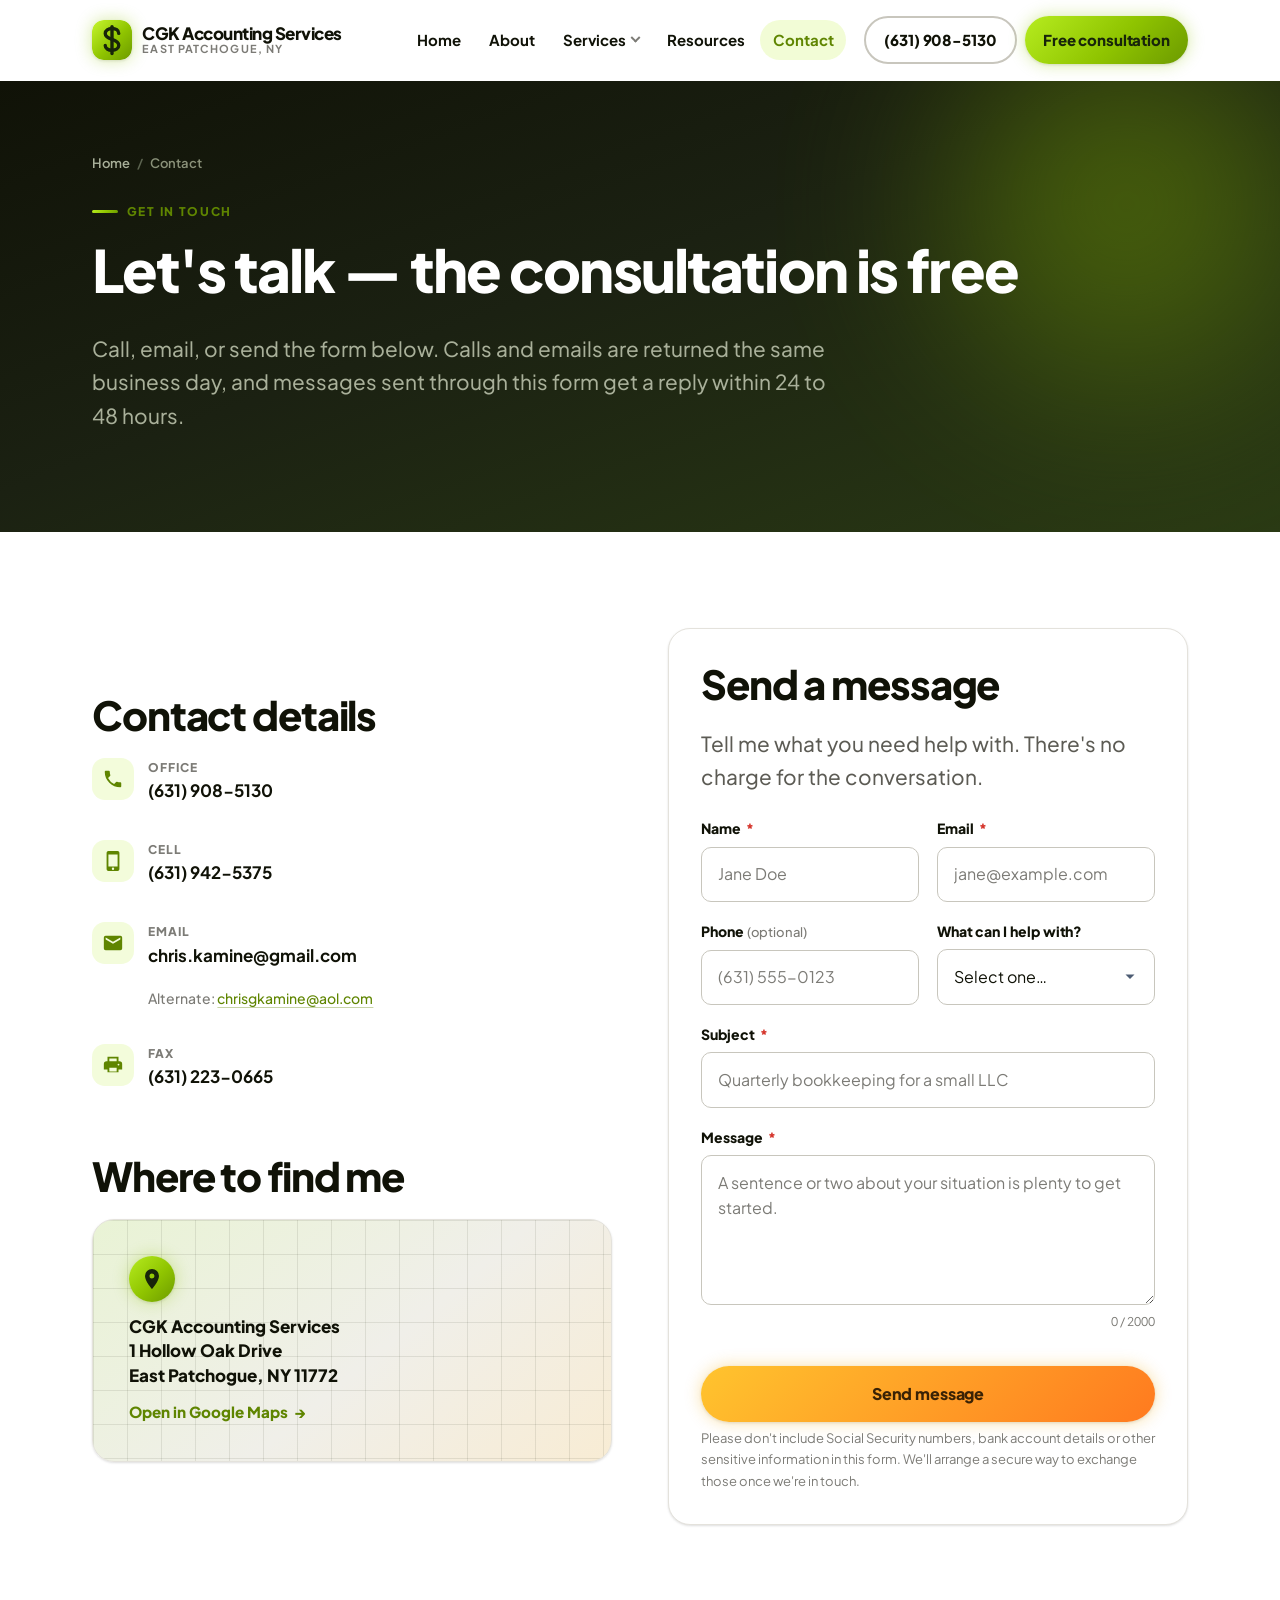
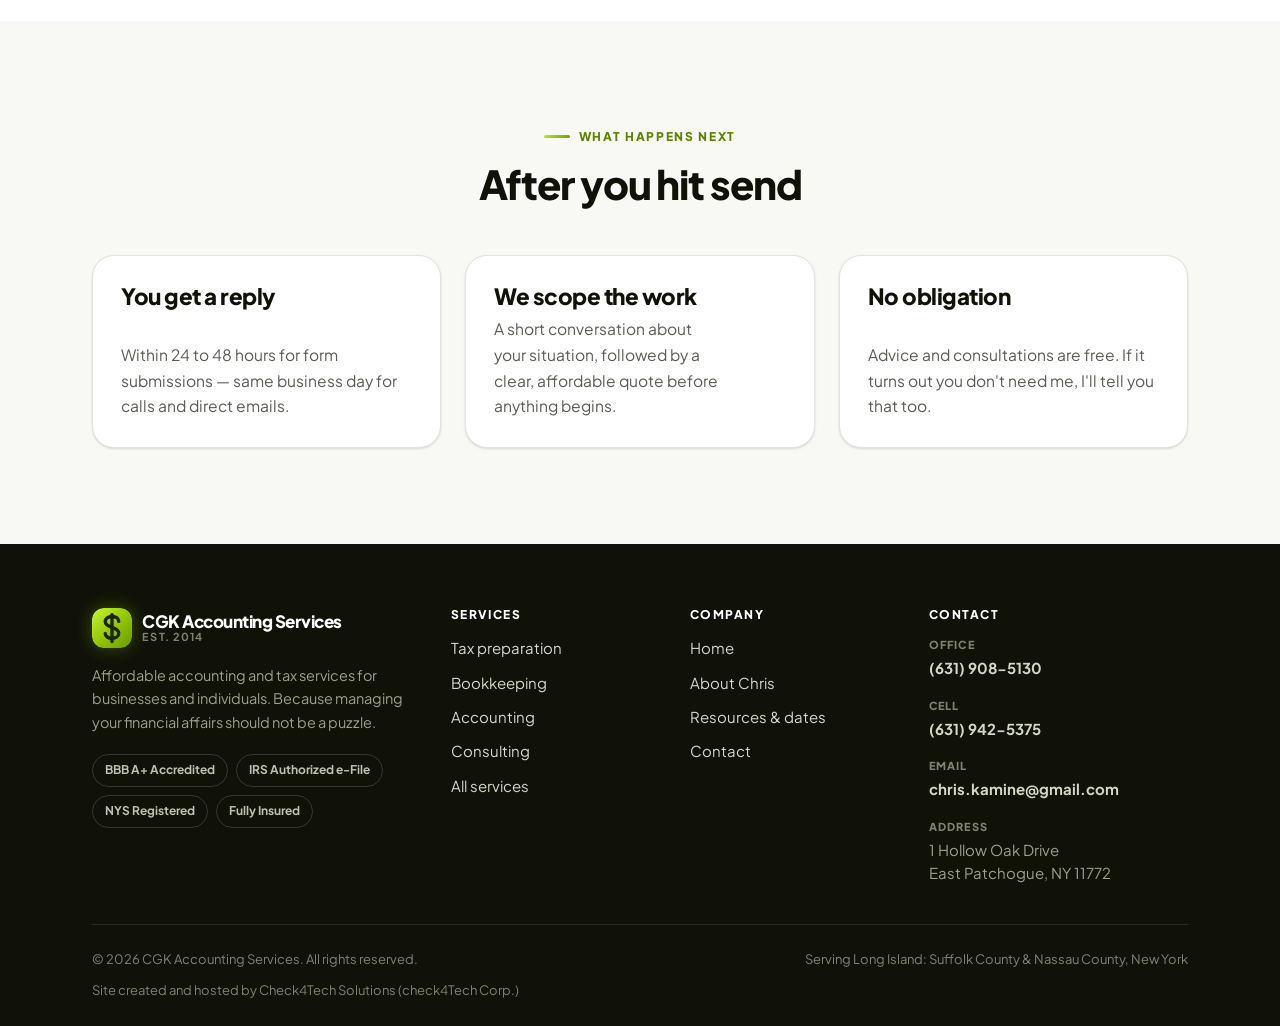
<file: contact-us.html>
<!DOCTYPE html>
<html lang="en" class="no-js">
<head>
<meta charset="utf-8">
<meta name="viewport" content="width=device-width, initial-scale=1, viewport-fit=cover">

<title>Contact CGK Accounting Services | East Patchogue, NY</title>
<meta name="description" content="Contact Chris Kamine at CGK Accounting Services, 1 Hollow Oak Drive, East Patchogue, NY 11772. Office (631) 908-5130, cell (631) 942-5375. Send a secure message and hear back within 24-48 hours. Consultations are free.">
<link rel="canonical" href="https://www.cgkaccountingservices.com/contact-us.html">
<meta name="robots" content="index, follow, max-image-preview:large, max-snippet:-1">
<meta name="author" content="Christopher G. Kamine">
<meta name="geo.region" content="US-NY">
<meta name="geo.placename" content="East Patchogue, New York">
<meta name="geo.position" content="40.7629;-72.9757">
<meta name="ICBM" content="40.7629, -72.9757">
<meta name="theme-color" content="#ffffff" media="(prefers-color-scheme: light)">
<meta name="theme-color" content="#101207" media="(prefers-color-scheme: dark)">

<meta property="og:type" content="website">
<meta property="og:site_name" content="CGK Accounting Services">
<meta property="og:locale" content="en_US">
<meta property="og:url" content="https://www.cgkaccountingservices.com/contact-us.html">
<meta property="og:title" content="Contact CGK Accounting Services | East Patchogue, NY">
<meta property="og:description" content="Call (631) 908-5130 or send a message. Calls and emails are returned the same business day, and consultations are free.">
<meta property="og:image" content="https://www.cgkaccountingservices.com/assets/img/og-image.png">
<meta name="twitter:card" content="summary_large_image">
<meta name="twitter:image" content="https://www.cgkaccountingservices.com/assets/img/og-image.png">

<link rel="icon" href="/assets/img/favicon.svg" type="image/svg+xml">
<link rel="apple-touch-icon" href="/assets/img/apple-touch-icon.png">
<link rel="manifest" href="/site.webmanifest">

<link rel="preconnect" href="https://fonts.googleapis.com">
<link rel="preconnect" href="https://fonts.gstatic.com" crossorigin>
<link rel="stylesheet" href="https://fonts.googleapis.com/css2?family=Plus+Jakarta+Sans:wght@400;500;600;700;800&amp;display=swap">
<link rel="stylesheet" href="/assets/css/styles.css">
<script src="/assets/js/main.js" defer></script>

<script type="application/ld+json">
{
  "@context": "https://schema.org",
  "@graph": [
    {
      "@type": "ContactPage",
      "@id": "https://www.cgkaccountingservices.com/contact-us.html#webpage",
      "url": "https://www.cgkaccountingservices.com/contact-us.html",
      "name": "Contact CGK Accounting Services",
      "description": "Contact details and secure message form for CGK Accounting Services in East Patchogue, New York.",
      "inLanguage": "en-US",
      "about": { "@id": "https://www.cgkaccountingservices.com/#business" }
    },
    {
      "@type": "AccountingService",
      "@id": "https://www.cgkaccountingservices.com/#business",
      "name": "CGK Accounting Services",
      "url": "https://www.cgkaccountingservices.com/",
      "telephone": "+1-631-908-5130",
      "faxNumber": "+1-631-223-0665",
      "email": "chris.kamine@gmail.com",
      "priceRange": "$$",
      "image": "https://www.cgkaccountingservices.com/assets/img/og-image.png",
      "address": {
        "@type": "PostalAddress",
        "streetAddress": "1 Hollow Oak Drive",
        "addressLocality": "East Patchogue",
        "addressRegion": "NY",
        "postalCode": "11772",
        "addressCountry": "US"
      },
      "geo": { "@type": "GeoCoordinates", "latitude": 40.7629, "longitude": -72.9757 },
      "contactPoint": [
        {
          "@type": "ContactPoint",
          "contactType": "customer service",
          "telephone": "+1-631-908-5130",
          "areaServed": "US",
          "availableLanguage": "English"
        },
        {
          "@type": "ContactPoint",
          "contactType": "sales",
          "telephone": "+1-631-942-5375",
          "areaServed": "US",
          "availableLanguage": "English"
        }
      ]
    },
    {
      "@type": "BreadcrumbList",
      "itemListElement": [
        { "@type": "ListItem", "position": 1, "name": "Home", "item": "https://www.cgkaccountingservices.com/" },
        { "@type": "ListItem", "position": 2, "name": "Contact", "item": "https://www.cgkaccountingservices.com/contact-us.html" }
      ]
    }
  ]
}
</script>
</head>
<body>
<a class="skip-link" href="#main">Skip to main content</a>

<header class="site-header">
  <div class="wrap site-header__inner">
    <a class="brand" href="/">
      <img class="brand__mark" src="/assets/img/logo-mark.svg" width="40" height="40" alt="" loading="eager" decoding="async">
      <span class="brand__text">
        <span class="brand__name">CGK Accounting Services</span>
        <span class="brand__tag">East Patchogue, NY</span>
      </span>
    </a>

    <button class="nav-toggle" type="button" aria-expanded="false" aria-controls="site-nav">
      <span class="nav-toggle__bars" aria-hidden="true"></span>
      <span class="visually-hidden">Open menu</span>
    </button>

    <nav class="site-nav" id="site-nav" aria-label="Main">
      <ul class="site-nav__list">
        <li><a class="site-nav__link" href="/">Home</a></li>
        <li><a class="site-nav__link" href="/about.html">About</a></li>
        <li class="has-sub">
          <button class="sub-toggle" type="button" aria-expanded="false" aria-controls="submenu-services">
            Services <span class="chev" aria-hidden="true"></span>
          </button>
          <ul class="submenu" id="submenu-services">
            <li><a href="/services.html">All services</a></li>
            <li><a href="/tax.html">Tax preparation &amp; planning</a></li>
            <li><a href="/bookkeeping.html">Bookkeeping</a></li>
            <li><a href="/accounting.html">Accounting &amp; financial statements</a></li>
            <li><a href="/consulting.html">Business consulting</a></li>
          </ul>
        </li>
        <li><a class="site-nav__link" href="/resources.html">Resources</a></li>
        <li><a class="site-nav__link" href="/contact-us.html" aria-current="page">Contact</a></li>
      </ul>
      <div class="site-nav__cta">
        <a class="btn btn--ghost btn--sm" href="tel:+16319085130">(631) 908-5130</a>
        <a class="btn btn--sm" href="#message">Free consultation</a>
      </div>
    </nav>
  </div>
</header>

<main id="main">

  <section class="page-hero">
    <div class="wrap">
      <nav class="crumbs" aria-label="Breadcrumb">
        <ol>
          <li><a href="/">Home</a></li>
          <li aria-current="page">Contact</li>
        </ol>
      </nav>
      <p class="eyebrow">Get in touch</p>
      <h1>Let's talk — the consultation is free</h1>
      <p class="lede">
        Call, email, or send the form below. Calls and emails are returned the same business day,
        and messages sent through this form get a reply within 24 to 48 hours.
      </p>
    </div>
  </section>

  <section class="section">
    <div class="wrap split">

      <!-- ---------------- Contact details ---------------- -->
      <div class="reveal">
        <h2>Contact details</h2>
        <ul class="contact-list">
          <li>
            <span class="feature__icon" aria-hidden="true">
              <svg viewBox="0 0 24 24" fill="currentColor"><path d="M6.6 10.8a15.1 15.1 0 0 0 6.6 6.6l2.2-2.2a1 1 0 0 1 1-.25 11.4 11.4 0 0 0 3.6.58 1 1 0 0 1 1 1V20a1 1 0 0 1-1 1A17 17 0 0 1 3 4a1 1 0 0 1 1-1h3.5a1 1 0 0 1 1 1c0 1.25.2 2.46.57 3.6a1 1 0 0 1-.25 1l-2.22 2.2Z"/></svg>
            </span>
            <div>
              <p class="label">Office</p>
              <p class="value"><a href="tel:+16319085130">(631) 908-5130</a></p>
            </div>
          </li>
          <li>
            <span class="feature__icon" aria-hidden="true">
              <svg viewBox="0 0 24 24" fill="currentColor"><path d="M7 1h10a2 2 0 0 1 2 2v18a2 2 0 0 1-2 2H7a2 2 0 0 1-2-2V3a2 2 0 0 1 2-2Zm0 4v13h10V5H7Zm5 14.2a1.3 1.3 0 1 0 0 2.6 1.3 1.3 0 0 0 0-2.6Z"/></svg>
            </span>
            <div>
              <p class="label">Cell</p>
              <p class="value"><a href="tel:+16319425375">(631) 942-5375</a></p>
            </div>
          </li>
          <li>
            <span class="feature__icon" aria-hidden="true">
              <svg viewBox="0 0 24 24" fill="currentColor"><path d="M20 4H4a2 2 0 0 0-2 2v12a2 2 0 0 0 2 2h16a2 2 0 0 0 2-2V6a2 2 0 0 0-2-2Zm0 4.2-8 4.6-8-4.6V6l8 4.6L20 6v2.2Z"/></svg>
            </span>
            <div>
              <p class="label">Email</p>
              <p class="value">
                <a href="#message" data-email-user="chris.kamine" data-email-domain="gmail.com" data-email-show>Use the form below</a>
              </p>
              <p class="sub">Alternate:
                <a href="#message" data-email-user="chrisgkamine" data-email-domain="aol.com" data-email-show>use the form below</a>
              </p>
            </div>
          </li>
          <li>
            <span class="feature__icon" aria-hidden="true">
              <svg viewBox="0 0 24 24" fill="currentColor"><path d="M19 8h-1V3H6v5H5a3 3 0 0 0-3 3v6h4v3h12v-3h4v-6a3 3 0 0 0-3-3ZM8 5h8v3H8V5Zm8 14H8v-4h8v4Zm3-7.5a1 1 0 1 1-2 0 1 1 0 0 1 2 0Z"/></svg>
            </span>
            <div>
              <p class="label">Fax</p>
              <p class="value">(631) 223-0665</p>
            </div>
          </li>
        </ul>

        <h2 class="mt-lg">Where to find me</h2>
        <a class="map-card"
           href="https://www.google.com/maps/search/?api=1&amp;query=1+Hollow+Oak+Drive%2C+East+Patchogue%2C+NY+11772"
           rel="noopener noreferrer external" target="_blank">
          <span class="map-card__grid" aria-hidden="true"></span>
          <span class="map-card__body">
            <span class="map-card__pin" aria-hidden="true">
              <svg viewBox="0 0 24 24" fill="currentColor"><path d="M12 2a7 7 0 0 0-7 7c0 5.25 7 13 7 13s7-7.75 7-13a7 7 0 0 0-7-7Zm0 9.5A2.5 2.5 0 1 1 12 6.5a2.5 2.5 0 0 1 0 5Z"/></svg>
            </span>
            <address>
              CGK Accounting Services<br>
              1 Hollow Oak Drive<br>
              East Patchogue, NY 11772
            </address>
            <span class="arrow-link">Open in Google Maps</span>
          </span>
        </a>
      </div>

      <!-- ---------------- Form ---------------- -->
      <div class="reveal" id="message">
        <div class="panel">
          <h2>Send a message</h2>
          <p class="lede">Tell me what you need help with. There's no charge for the conversation.</p>

          <!--
            Submissions are handled server-side by Netlify Forms, so there is no
            API key, endpoint or mailbox address exposed in this page. Spam
            defences, in order: a honeypot field, reCAPTCHA verified by Netlify,
            a client-side timing trap, and length-capped, type-validated inputs.
          -->
          <form
            name="contact"
            method="POST"
            action="/thanks"
            data-netlify="true"
            netlify-honeypot="bot-field"
            data-netlify-recaptcha="true"
            data-secure-form
            autocomplete="on">

            <input type="hidden" name="form-name" value="contact">

            <p class="hp-field" aria-hidden="true">
              <label>Leave this field empty
                <input type="text" name="bot-field" tabindex="-1" autocomplete="off">
              </label>
            </p>

            <p class="form-status" role="alert" aria-live="assertive"></p>

            <div class="form-grid form-grid--2">
              <div class="form-field">
                <label for="cf-name">Name <span class="req" aria-hidden="true">*</span></label>
                <input type="text" id="cf-name" name="name" data-label="Name"
                       required minlength="2" maxlength="100"
                       autocomplete="name" autocapitalize="words" spellcheck="false"
                       placeholder="Jane Doe">
                <p class="field-error" aria-live="polite"></p>
              </div>

              <div class="form-field">
                <label for="cf-email">Email <span class="req" aria-hidden="true">*</span></label>
                <input type="email" id="cf-email" name="email" data-label="Email"
                       required maxlength="254"
                       autocomplete="email" autocapitalize="off" spellcheck="false"
                       inputmode="email" placeholder="jane@example.com">
                <p class="field-error" aria-live="polite"></p>
              </div>

              <div class="form-field">
                <label for="cf-phone">Phone <span class="hint">(optional)</span></label>
                <input type="tel" id="cf-phone" name="phone" data-label="Phone"
                       maxlength="25" autocomplete="tel" inputmode="tel"
                       pattern="[0-9 ()+.\-]{7,25}"
                       data-pattern-message="Use digits, spaces and the characters ( ) + - only."
                       placeholder="(631) 555-0123">
                <p class="field-error" aria-live="polite"></p>
              </div>

              <div class="form-field">
                <label for="cf-service">What can I help with?</label>
                <select id="cf-service" name="service" data-label="Service">
                  <option value="">Select one…</option>
                  <option>Tax preparation or planning</option>
                  <option>Bookkeeping</option>
                  <option>Accounting &amp; financial statements</option>
                  <option>Business start-up or consulting</option>
                  <option>IRS or New York State notice</option>
                  <option>Something else</option>
                </select>
              </div>

              <div class="form-field form-field--full">
                <label for="cf-subject">Subject <span class="req" aria-hidden="true">*</span></label>
                <input type="text" id="cf-subject" name="subject" data-label="Subject"
                       required minlength="3" maxlength="150"
                       placeholder="Quarterly bookkeeping for a small LLC">
                <p class="field-error" aria-live="polite"></p>
              </div>

              <div class="form-field form-field--full">
                <label for="cf-message">Message <span class="req" aria-hidden="true">*</span></label>
                <textarea id="cf-message" name="message" data-label="Message"
                          required minlength="10" maxlength="2000"
                          data-counter="cf-message-count"
                          placeholder="A sentence or two about your situation is plenty to get started."></textarea>
                <span class="counter" id="cf-message-count" aria-live="off">0 / 2000</span>
                <p class="field-error" aria-live="polite"></p>
              </div>

              <div class="form-field form-field--full">
                <div data-netlify-recaptcha="true"></div>
              </div>

              <div class="form-field form-field--full">
                <button class="btn btn--gold btn--block" type="submit">Send message</button>
                <p class="form-legal">
                  Please don't include Social Security numbers, bank account details or other
                  sensitive information in this form. We'll arrange a secure way to exchange those
                  once we're in touch.
                </p>
              </div>
            </div>
          </form>
        </div>
      </div>

    </div>
  </section>

  <section class="section section--alt" aria-labelledby="expect-h">
    <div class="wrap">
      <div class="section-head section-head--center reveal">
        <p class="eyebrow">What happens next</p>
        <h2 id="expect-h">After you hit send</h2>
      </div>
      <div class="grid grid--3 reveal-group">
        <article class="card">
          <h3>You get a reply</h3>
          <p class="mb-0">Within 24 to 48 hours for form submissions — same business day for calls and direct emails.</p>
        </article>
        <article class="card card--gold">
          <h3>We scope the work</h3>
          <p class="mb-0">A short conversation about your situation, followed by a clear, affordable quote before anything begins.</p>
        </article>
        <article class="card card--forest">
          <h3>No obligation</h3>
          <p class="mb-0">Advice and consultations are free. If it turns out you don't need me, I'll tell you that too.</p>
        </article>
      </div>
    </div>
  </section>

</main>

<footer class="site-footer">
  <div class="wrap">
    <div class="footer-grid">
      <div class="footer-about">
        <a class="brand" href="/">
          <img class="brand__mark" src="/assets/img/logo-mark.svg" width="40" height="40" alt="" loading="lazy" decoding="async">
          <span class="brand__text">
            <span class="brand__name">CGK Accounting Services</span>
            <span class="brand__tag">Est. 2014</span>
          </span>
        </a>
        <p>
          Affordable accounting and tax services for businesses and individuals. Because managing
          your financial affairs should not be a puzzle.
        </p>
        <div class="footer-badges">
          <span>BBB A+ Accredited</span>
          <span>IRS Authorized e-File</span>
          <span>NYS Registered</span>
          <span>Fully Insured</span>
        </div>
      </div>

      <nav class="footer-col" aria-labelledby="f-services">
        <h2 id="f-services">Services</h2>
        <ul>
          <li><a href="/tax.html">Tax preparation</a></li>
          <li><a href="/bookkeeping.html">Bookkeeping</a></li>
          <li><a href="/accounting.html">Accounting</a></li>
          <li><a href="/consulting.html">Consulting</a></li>
          <li><a href="/services.html">All services</a></li>
        </ul>
      </nav>

      <nav class="footer-col" aria-labelledby="f-company">
        <h2 id="f-company">Company</h2>
        <ul>
          <li><a href="/">Home</a></li>
          <li><a href="/about.html">About Chris</a></li>
          <li><a href="/resources.html">Resources &amp; dates</a></li>
          <li><a href="/contact-us.html">Contact</a></li>
        </ul>
      </nav>

      <div class="footer-col footer-contact">
        <h2 id="f-contact">Contact</h2>
        <ul aria-labelledby="f-contact">
          <li>
            <span class="label">Office</span>
            <span class="value"><a href="tel:+16319085130">(631) 908-5130</a></span>
          </li>
          <li>
            <span class="label">Cell</span>
            <span class="value"><a href="tel:+16319425375">(631) 942-5375</a></span>
          </li>
          <li>
            <span class="label">Email</span>
            <span class="value">
              <a href="#message" data-email-user="chris.kamine" data-email-domain="gmail.com" data-email-show>Send a message</a>
            </span>
          </li>
          <li>
            <span class="label">Address</span>
            <address>1 Hollow Oak Drive<br>East Patchogue, NY 11772</address>
          </li>
        </ul>
      </div>
    </div>

    <div class="footer-bottom">
      <p>&copy; <span data-year>2026</span> CGK Accounting Services. All rights reserved.</p>
      <p>Serving Long Island: Suffolk County &amp; Nassau County, New York</p>
      <p class="footer-credit">Site created and hosted by Check4Tech Solutions (check4Tech Corp.)</p>
    </div>
  </div>
</footer>

<div class="callbar">
  <a class="btn btn--ghost btn--sm" href="tel:+16319085130">Call now</a>
  <a class="btn btn--sm" href="#message">Send message</a>
</div>

</body>
</html>
</file>
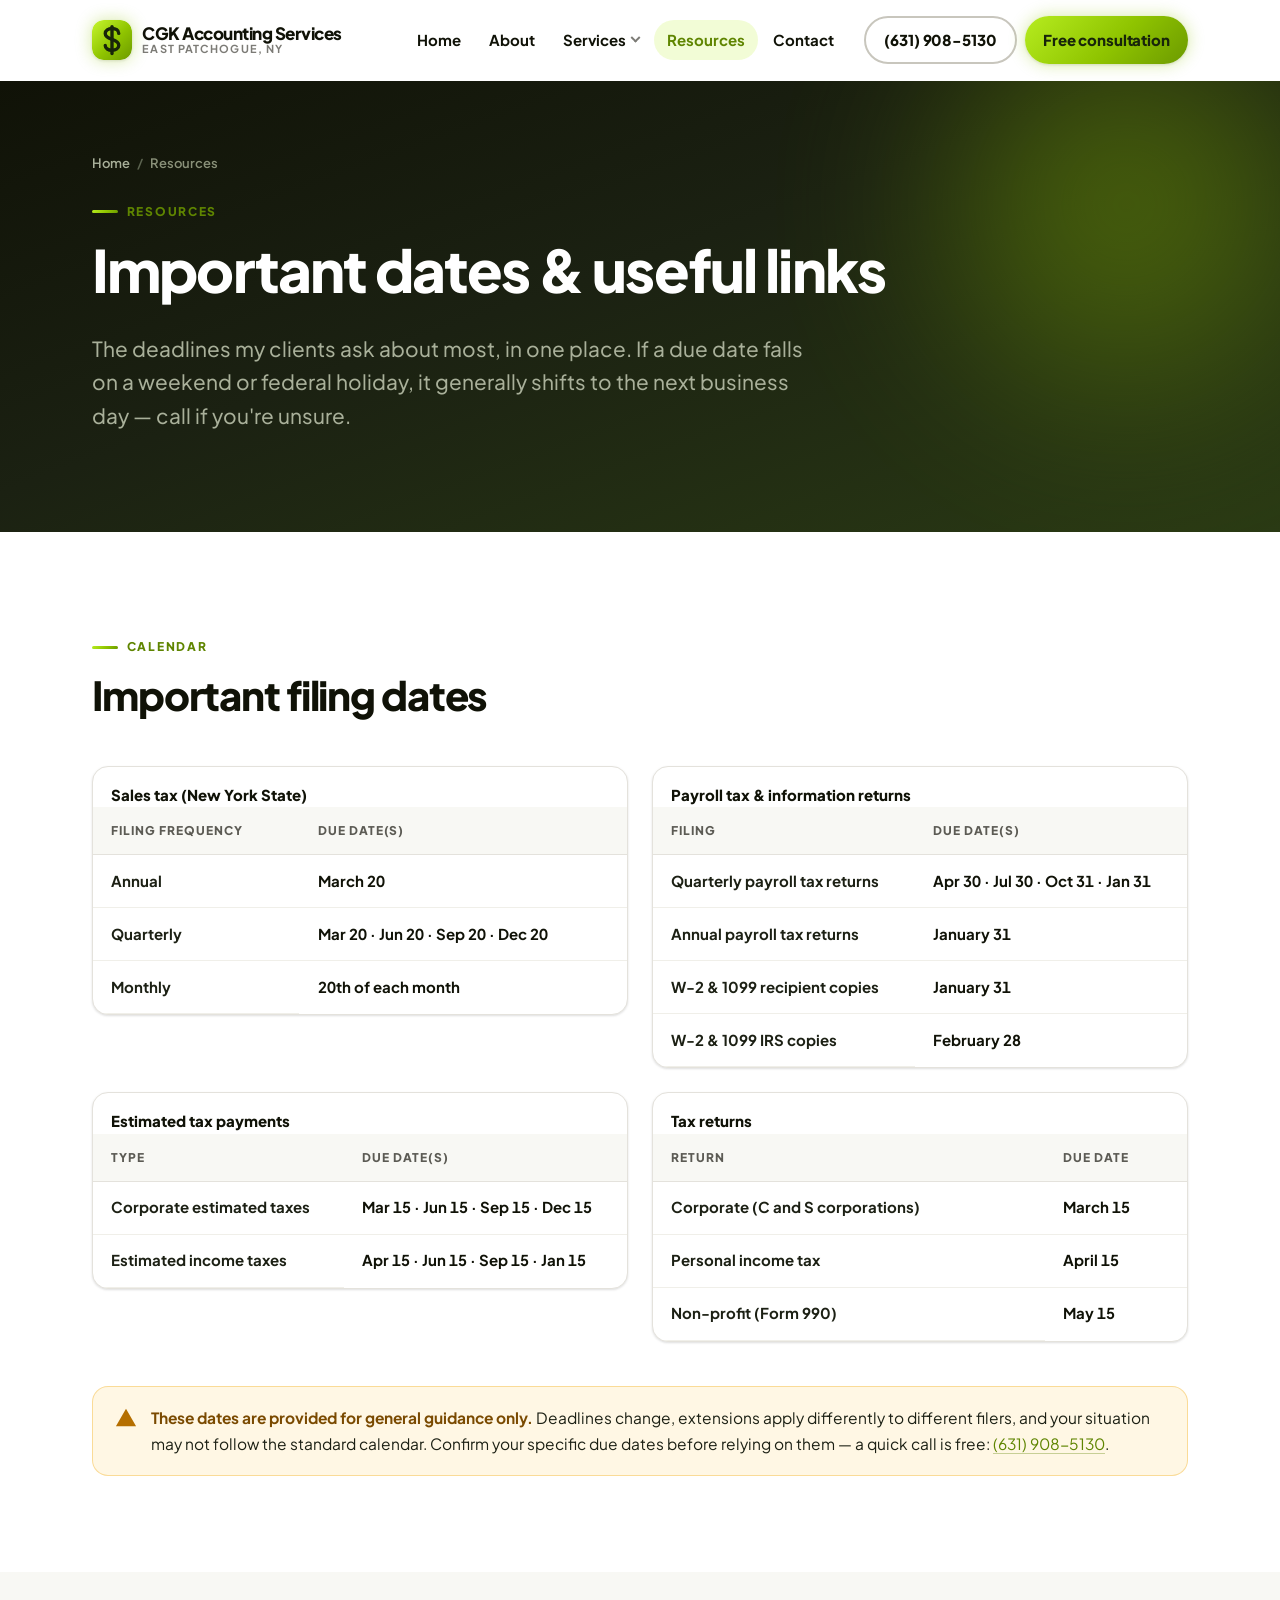
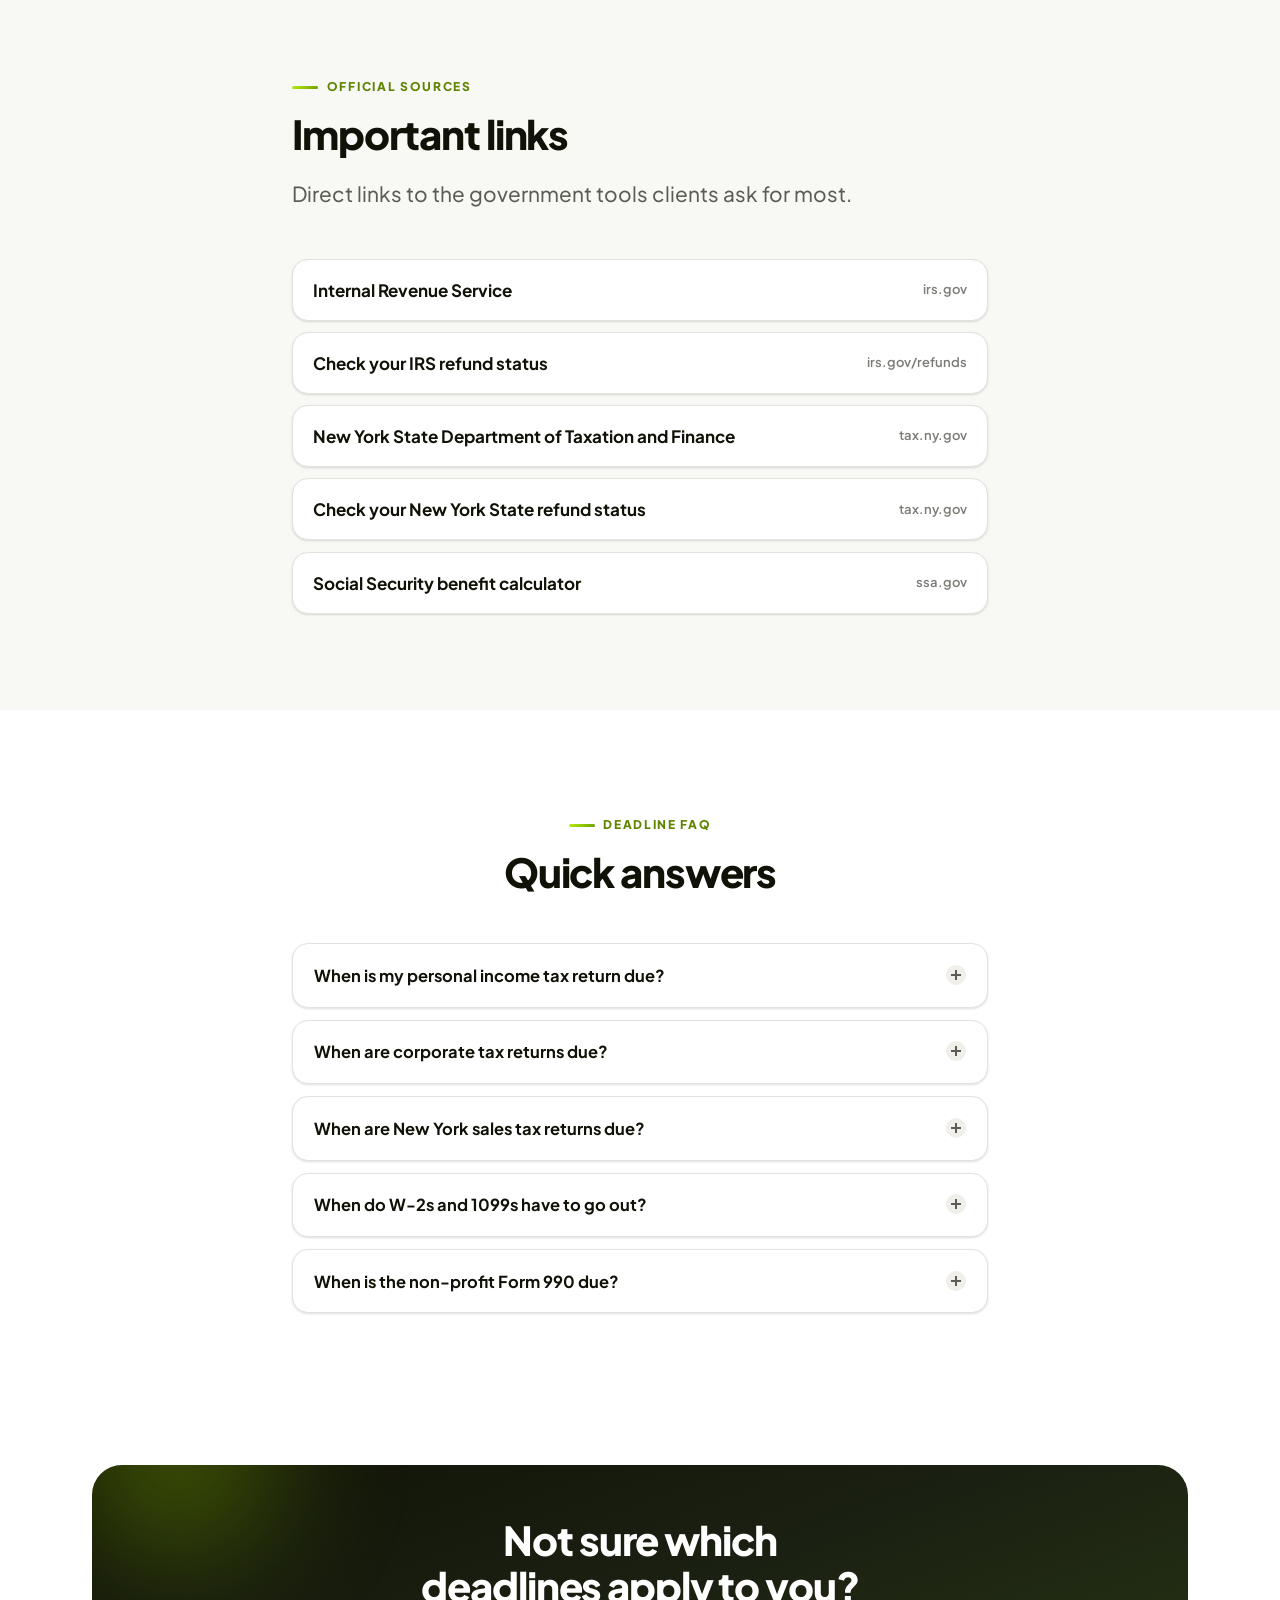
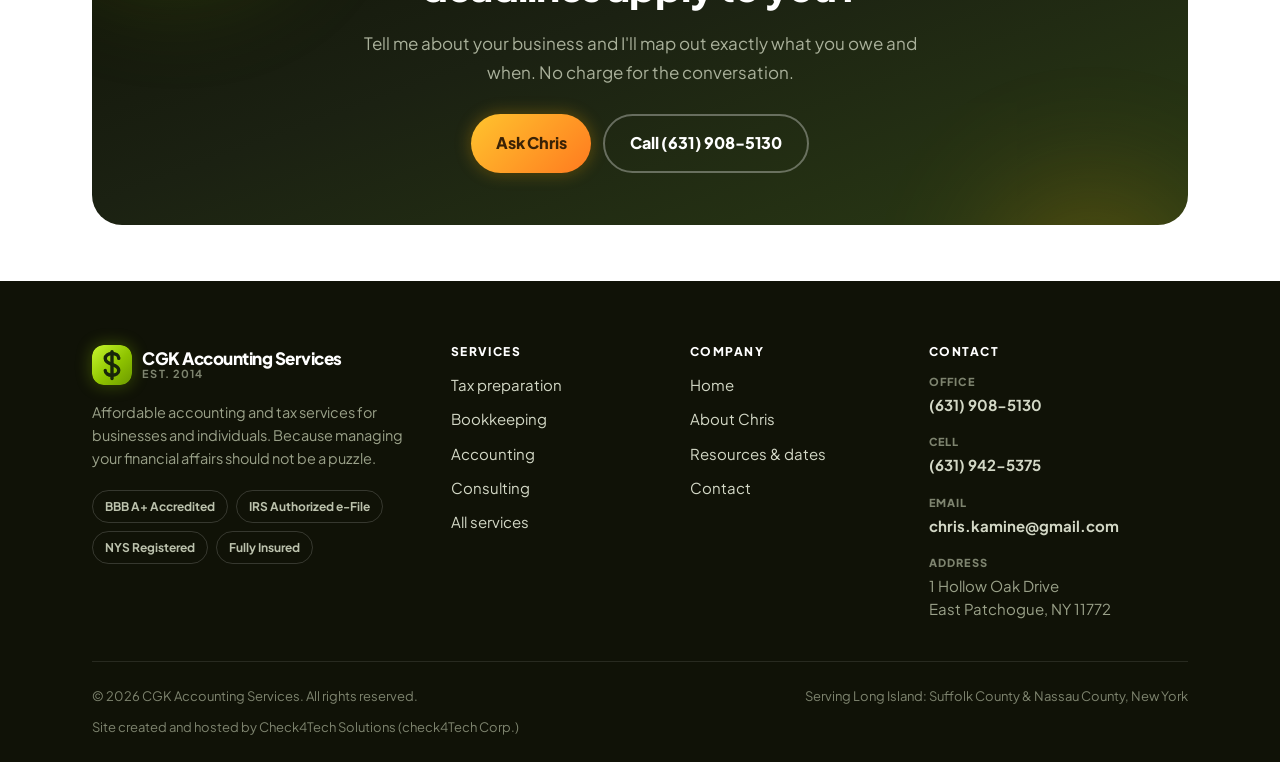
<file: resources.html>
<!DOCTYPE html>
<html lang="en" class="no-js">
<head>
<meta charset="utf-8">
<meta name="viewport" content="width=device-width, initial-scale=1, viewport-fit=cover">

<title>NY Tax Deadlines &amp; Useful Links | CGK Accounting</title>
<meta name="description" content="Key New York and federal tax deadlines: sales tax, payroll tax, W-2 and 1099, corporate and personal estimated payments, corporate returns, Form 990 and personal income tax. Plus direct links to IRS and NYS refund status tools.">
<link rel="canonical" href="https://www.cgkaccountingservices.com/resources.html">
<meta name="robots" content="index, follow, max-image-preview:large, max-snippet:-1">
<meta name="author" content="Christopher G. Kamine">
<meta name="geo.region" content="US-NY">
<meta name="geo.placename" content="East Patchogue, New York">
<meta name="theme-color" content="#ffffff" media="(prefers-color-scheme: light)">
<meta name="theme-color" content="#101207" media="(prefers-color-scheme: dark)">

<meta property="og:type" content="article">
<meta property="og:site_name" content="CGK Accounting Services">
<meta property="og:locale" content="en_US">
<meta property="og:url" content="https://www.cgkaccountingservices.com/resources.html">
<meta property="og:title" content="Tax Deadlines &amp; Useful Links | CGK Accounting Services">
<meta property="og:description" content="Key federal and New York State filing deadlines, plus direct links to IRS and NYS refund status tools.">
<meta property="og:image" content="https://www.cgkaccountingservices.com/assets/img/og-image.png">
<meta name="twitter:card" content="summary_large_image">
<meta name="twitter:image" content="https://www.cgkaccountingservices.com/assets/img/og-image.png">

<link rel="icon" href="/assets/img/favicon.svg" type="image/svg+xml">
<link rel="apple-touch-icon" href="/assets/img/apple-touch-icon.png">
<link rel="manifest" href="/site.webmanifest">

<link rel="preconnect" href="https://fonts.googleapis.com">
<link rel="preconnect" href="https://fonts.gstatic.com" crossorigin>
<link rel="stylesheet" href="https://fonts.googleapis.com/css2?family=Plus+Jakarta+Sans:wght@400;500;600;700;800&amp;display=swap">
<link rel="stylesheet" href="/assets/css/styles.css">
<script src="/assets/js/main.js" defer></script>

<script type="application/ld+json">
{
  "@context": "https://schema.org",
  "@graph": [
    {
      "@type": "WebPage",
      "@id": "https://www.cgkaccountingservices.com/resources.html#webpage",
      "url": "https://www.cgkaccountingservices.com/resources.html",
      "name": "Tax Deadlines & Useful Links | CGK Accounting Services",
      "description": "Key federal and New York State tax filing deadlines and links to official IRS and New York State tax resources.",
      "inLanguage": "en-US",
      "about": { "@id": "https://www.cgkaccountingservices.com/#business" }
    },
    {
      "@type": "FAQPage",
      "@id": "https://www.cgkaccountingservices.com/resources.html#faq",
      "mainEntity": [
        {
          "@type": "Question",
          "name": "When is the personal income tax return due?",
          "acceptedAnswer": { "@type": "Answer", "text": "Personal income tax returns are due April 15. Estimated income tax payments are due April 15, June 15, September 15 and January 15." }
        },
        {
          "@type": "Question",
          "name": "When are corporate tax returns due?",
          "acceptedAnswer": { "@type": "Answer", "text": "Corporate tax returns for C corporations and S corporations are due March 15. Corporate estimated tax payments are due March 15, June 15, September 15 and December 15." }
        },
        {
          "@type": "Question",
          "name": "When are New York sales tax returns due?",
          "acceptedAnswer": { "@type": "Answer", "text": "Annual sales tax returns are due March 20. Quarterly sales tax returns are due March 20, June 20, September 20 and December 20. Monthly filers file by the 20th of each month." }
        },
        {
          "@type": "Question",
          "name": "When are payroll tax returns, W-2s and 1099s due?",
          "acceptedAnswer": { "@type": "Answer", "text": "Quarterly payroll tax returns are due April 30, July 30, October 31 and January 31. Annual payroll tax returns are due January 31. W-2 and 1099 recipient copies are due January 31, and IRS copies are due February 28." }
        },
        {
          "@type": "Question",
          "name": "When is the non-profit Form 990 due?",
          "acceptedAnswer": { "@type": "Answer", "text": "The non-profit tax return, Form 990, is due May 15." }
        }
      ]
    },
    {
      "@type": "BreadcrumbList",
      "itemListElement": [
        { "@type": "ListItem", "position": 1, "name": "Home", "item": "https://www.cgkaccountingservices.com/" },
        { "@type": "ListItem", "position": 2, "name": "Resources", "item": "https://www.cgkaccountingservices.com/resources.html" }
      ]
    }
  ]
}
</script>
</head>
<body>
<a class="skip-link" href="#main">Skip to main content</a>

<header class="site-header">
  <div class="wrap site-header__inner">
    <a class="brand" href="/">
      <img class="brand__mark" src="/assets/img/logo-mark.svg" width="40" height="40" alt="" loading="eager" decoding="async">
      <span class="brand__text">
        <span class="brand__name">CGK Accounting Services</span>
        <span class="brand__tag">East Patchogue, NY</span>
      </span>
    </a>

    <button class="nav-toggle" type="button" aria-expanded="false" aria-controls="site-nav">
      <span class="nav-toggle__bars" aria-hidden="true"></span>
      <span class="visually-hidden">Open menu</span>
    </button>

    <nav class="site-nav" id="site-nav" aria-label="Main">
      <ul class="site-nav__list">
        <li><a class="site-nav__link" href="/">Home</a></li>
        <li><a class="site-nav__link" href="/about.html">About</a></li>
        <li class="has-sub">
          <button class="sub-toggle" type="button" aria-expanded="false" aria-controls="submenu-services">
            Services <span class="chev" aria-hidden="true"></span>
          </button>
          <ul class="submenu" id="submenu-services">
            <li><a href="/services.html">All services</a></li>
            <li><a href="/tax.html">Tax preparation &amp; planning</a></li>
            <li><a href="/bookkeeping.html">Bookkeeping</a></li>
            <li><a href="/accounting.html">Accounting &amp; financial statements</a></li>
            <li><a href="/consulting.html">Business consulting</a></li>
          </ul>
        </li>
        <li><a class="site-nav__link" href="/resources.html" aria-current="page">Resources</a></li>
        <li><a class="site-nav__link" href="/contact-us.html">Contact</a></li>
      </ul>
      <div class="site-nav__cta">
        <a class="btn btn--ghost btn--sm" href="tel:+16319085130">(631) 908-5130</a>
        <a class="btn btn--sm" href="/contact-us.html">Free consultation</a>
      </div>
    </nav>
  </div>
</header>

<main id="main">

  <section class="page-hero">
    <div class="wrap">
      <nav class="crumbs" aria-label="Breadcrumb">
        <ol>
          <li><a href="/">Home</a></li>
          <li aria-current="page">Resources</li>
        </ol>
      </nav>
      <p class="eyebrow">Resources</p>
      <h1>Important dates &amp; useful links</h1>
      <p class="lede">
        The deadlines my clients ask about most, in one place. If a due date falls on a weekend or
        federal holiday, it generally shifts to the next business day — call if you're unsure.
      </p>
    </div>
  </section>

  <section class="section" aria-labelledby="dates-h">
    <div class="wrap">
      <div class="section-head reveal">
        <p class="eyebrow">Calendar</p>
        <h2 id="dates-h">Important filing dates</h2>
      </div>

      <div class="grid grid--2 grid--start reveal-group">

        <div class="table-wrap">
          <table>
            <caption>Sales tax (New York State)</caption>
            <thead>
              <tr><th scope="col">Filing frequency</th><th scope="col">Due date(s)</th></tr>
            </thead>
            <tbody>
              <tr><th scope="row">Annual</th><td class="dates">March 20</td></tr>
              <tr><th scope="row">Quarterly</th><td class="dates">Mar 20 &middot; Jun 20 &middot; Sep 20 &middot; Dec 20</td></tr>
              <tr><th scope="row">Monthly</th><td class="dates">20th of each month</td></tr>
            </tbody>
          </table>
        </div>

        <div class="table-wrap">
          <table>
            <caption>Payroll tax &amp; information returns</caption>
            <thead>
              <tr><th scope="col">Filing</th><th scope="col">Due date(s)</th></tr>
            </thead>
            <tbody>
              <tr><th scope="row">Quarterly payroll tax returns</th><td class="dates">Apr 30 &middot; Jul 30 &middot; Oct 31 &middot; Jan 31</td></tr>
              <tr><th scope="row">Annual payroll tax returns</th><td class="dates">January 31</td></tr>
              <tr><th scope="row">W-2 &amp; 1099 recipient copies</th><td class="dates">January 31</td></tr>
              <tr><th scope="row">W-2 &amp; 1099 IRS copies</th><td class="dates">February 28</td></tr>
            </tbody>
          </table>
        </div>

        <div class="table-wrap">
          <table>
            <caption>Estimated tax payments</caption>
            <thead>
              <tr><th scope="col">Type</th><th scope="col">Due date(s)</th></tr>
            </thead>
            <tbody>
              <tr><th scope="row">Corporate estimated taxes</th><td class="dates">Mar 15 &middot; Jun 15 &middot; Sep 15 &middot; Dec 15</td></tr>
              <tr><th scope="row">Estimated income taxes</th><td class="dates">Apr 15 &middot; Jun 15 &middot; Sep 15 &middot; Jan 15</td></tr>
            </tbody>
          </table>
        </div>

        <div class="table-wrap">
          <table>
            <caption>Tax returns</caption>
            <thead>
              <tr><th scope="col">Return</th><th scope="col">Due date</th></tr>
            </thead>
            <tbody>
              <tr><th scope="row">Corporate (C and S corporations)</th><td class="dates">March 15</td></tr>
              <tr><th scope="row">Personal income tax</th><td class="dates">April 15</td></tr>
              <tr><th scope="row">Non-profit (Form 990)</th><td class="dates">May 15</td></tr>
            </tbody>
          </table>
        </div>

      </div>

      <div class="notice mt-lg reveal">
        <svg class="notice__icon" viewBox="0 0 24 24" fill="currentColor" aria-hidden="true"><path d="M12 2 1 21h22L12 2Zm1 14h-2v2h2v-2Zm0-7h-2v5h2V9Z"/></svg>
        <div>
          <p class="mb-0">
            <strong>These dates are provided for general guidance only.</strong> Deadlines change,
            extensions apply differently to different filers, and your situation may not follow the
            standard calendar. Confirm your specific due dates before relying on them — a quick
            call is free: <a href="tel:+16319085130">(631) 908-5130</a>.
          </p>
        </div>
      </div>
    </div>
  </section>

  <section class="section section--alt" aria-labelledby="links-h">
    <div class="wrap wrap--narrow">
      <div class="section-head reveal">
        <p class="eyebrow">Official sources</p>
        <h2 id="links-h">Important links</h2>
        <p class="lede">Direct links to the government tools clients ask for most.</p>
      </div>

      <ul class="linklist reveal">
        <li>
          <a href="https://www.irs.gov" rel="noopener noreferrer external" target="_blank">
            Internal Revenue Service <span>irs.gov</span>
          </a>
        </li>
        <li>
          <a href="https://www.irs.gov/Refunds" rel="noopener noreferrer external" target="_blank">
            Check your IRS refund status <span>irs.gov/refunds</span>
          </a>
        </li>
        <li>
          <a href="https://www.tax.ny.gov/" rel="noopener noreferrer external" target="_blank">
            New York State Department of Taxation and Finance <span>tax.ny.gov</span>
          </a>
        </li>
        <li>
          <a href="https://www.tax.ny.gov/pit/file/refund.htm" rel="noopener noreferrer external" target="_blank">
            Check your New York State refund status <span>tax.ny.gov</span>
          </a>
        </li>
        <li>
          <a href="https://www.ssa.gov/OACT/anypia/index.html" rel="noopener noreferrer external" target="_blank">
            Social Security benefit calculator <span>ssa.gov</span>
          </a>
        </li>
      </ul>
    </div>
  </section>

  <section class="section" aria-labelledby="faq-h">
    <div class="wrap wrap--narrow">
      <div class="section-head section-head--center reveal">
        <p class="eyebrow">Deadline FAQ</p>
        <h2 id="faq-h">Quick answers</h2>
      </div>

      <div class="faq reveal">
        <details>
          <summary>When is my personal income tax return due?</summary>
          <div class="faq__body">
            <p>April 15. Estimated income tax payments are due April 15, June 15, September 15 and January 15.</p>
          </div>
        </details>
        <details>
          <summary>When are corporate tax returns due?</summary>
          <div class="faq__body">
            <p>March 15 for both C corporations and S corporations. Corporate estimated payments are due March 15, June 15, September 15 and December 15.</p>
          </div>
        </details>
        <details>
          <summary>When are New York sales tax returns due?</summary>
          <div class="faq__body">
            <p>Annual filers: March 20. Quarterly filers: March 20, June 20, September 20 and December 20. Monthly filers: the 20th of each month.</p>
          </div>
        </details>
        <details>
          <summary>When do W-2s and 1099s have to go out?</summary>
          <div class="faq__body">
            <p>Recipient copies are due January 31 and IRS copies are due February 28. <a href="/tax.html">Annual W-2 and 1099 filing</a> is one of the services I handle.</p>
          </div>
        </details>
        <details>
          <summary>When is the non-profit Form 990 due?</summary>
          <div class="faq__body">
            <p>May 15.</p>
          </div>
        </details>
      </div>
    </div>
  </section>

  <section class="section section--tight">
    <div class="wrap">
      <div class="cta-band reveal">
        <h2>Not sure which deadlines apply to you?</h2>
        <p>Tell me about your business and I'll map out exactly what you owe and when. No charge for the conversation.</p>
        <div class="btn-row">
          <a class="btn btn--gold" href="/contact-us.html">Ask Chris</a>
          <a class="btn btn--ghost" href="tel:+16319085130">Call (631) 908-5130</a>
        </div>
      </div>
    </div>
  </section>

</main>

<footer class="site-footer">
  <div class="wrap">
    <div class="footer-grid">
      <div class="footer-about">
        <a class="brand" href="/">
          <img class="brand__mark" src="/assets/img/logo-mark.svg" width="40" height="40" alt="" loading="lazy" decoding="async">
          <span class="brand__text">
            <span class="brand__name">CGK Accounting Services</span>
            <span class="brand__tag">Est. 2014</span>
          </span>
        </a>
        <p>
          Affordable accounting and tax services for businesses and individuals. Because managing
          your financial affairs should not be a puzzle.
        </p>
        <div class="footer-badges">
          <span>BBB A+ Accredited</span>
          <span>IRS Authorized e-File</span>
          <span>NYS Registered</span>
          <span>Fully Insured</span>
        </div>
      </div>

      <nav class="footer-col" aria-labelledby="f-services">
        <h2 id="f-services">Services</h2>
        <ul>
          <li><a href="/tax.html">Tax preparation</a></li>
          <li><a href="/bookkeeping.html">Bookkeeping</a></li>
          <li><a href="/accounting.html">Accounting</a></li>
          <li><a href="/consulting.html">Consulting</a></li>
          <li><a href="/services.html">All services</a></li>
        </ul>
      </nav>

      <nav class="footer-col" aria-labelledby="f-company">
        <h2 id="f-company">Company</h2>
        <ul>
          <li><a href="/">Home</a></li>
          <li><a href="/about.html">About Chris</a></li>
          <li><a href="/resources.html">Resources &amp; dates</a></li>
          <li><a href="/contact-us.html">Contact</a></li>
        </ul>
      </nav>

      <div class="footer-col footer-contact">
        <h2 id="f-contact">Contact</h2>
        <ul aria-labelledby="f-contact">
          <li>
            <span class="label">Office</span>
            <span class="value"><a href="tel:+16319085130">(631) 908-5130</a></span>
          </li>
          <li>
            <span class="label">Cell</span>
            <span class="value"><a href="tel:+16319425375">(631) 942-5375</a></span>
          </li>
          <li>
            <span class="label">Email</span>
            <span class="value">
              <a href="/contact-us.html" data-email-user="chris.kamine" data-email-domain="gmail.com" data-email-show>Send a message</a>
            </span>
          </li>
          <li>
            <span class="label">Address</span>
            <address>1 Hollow Oak Drive<br>East Patchogue, NY 11772</address>
          </li>
        </ul>
      </div>
    </div>

    <div class="footer-bottom">
      <p>&copy; <span data-year>2026</span> CGK Accounting Services. All rights reserved.</p>
      <p>Serving Long Island: Suffolk County &amp; Nassau County, New York</p>
      <p class="footer-credit">Site created and hosted by Check4Tech Solutions (check4Tech Corp.)</p>
    </div>
  </div>
</footer>

<div class="callbar">
  <a class="btn btn--ghost btn--sm" href="tel:+16319085130">Call now</a>
  <a class="btn btn--sm" href="/contact-us.html">Free consult</a>
</div>

</body>
</html>
</file>
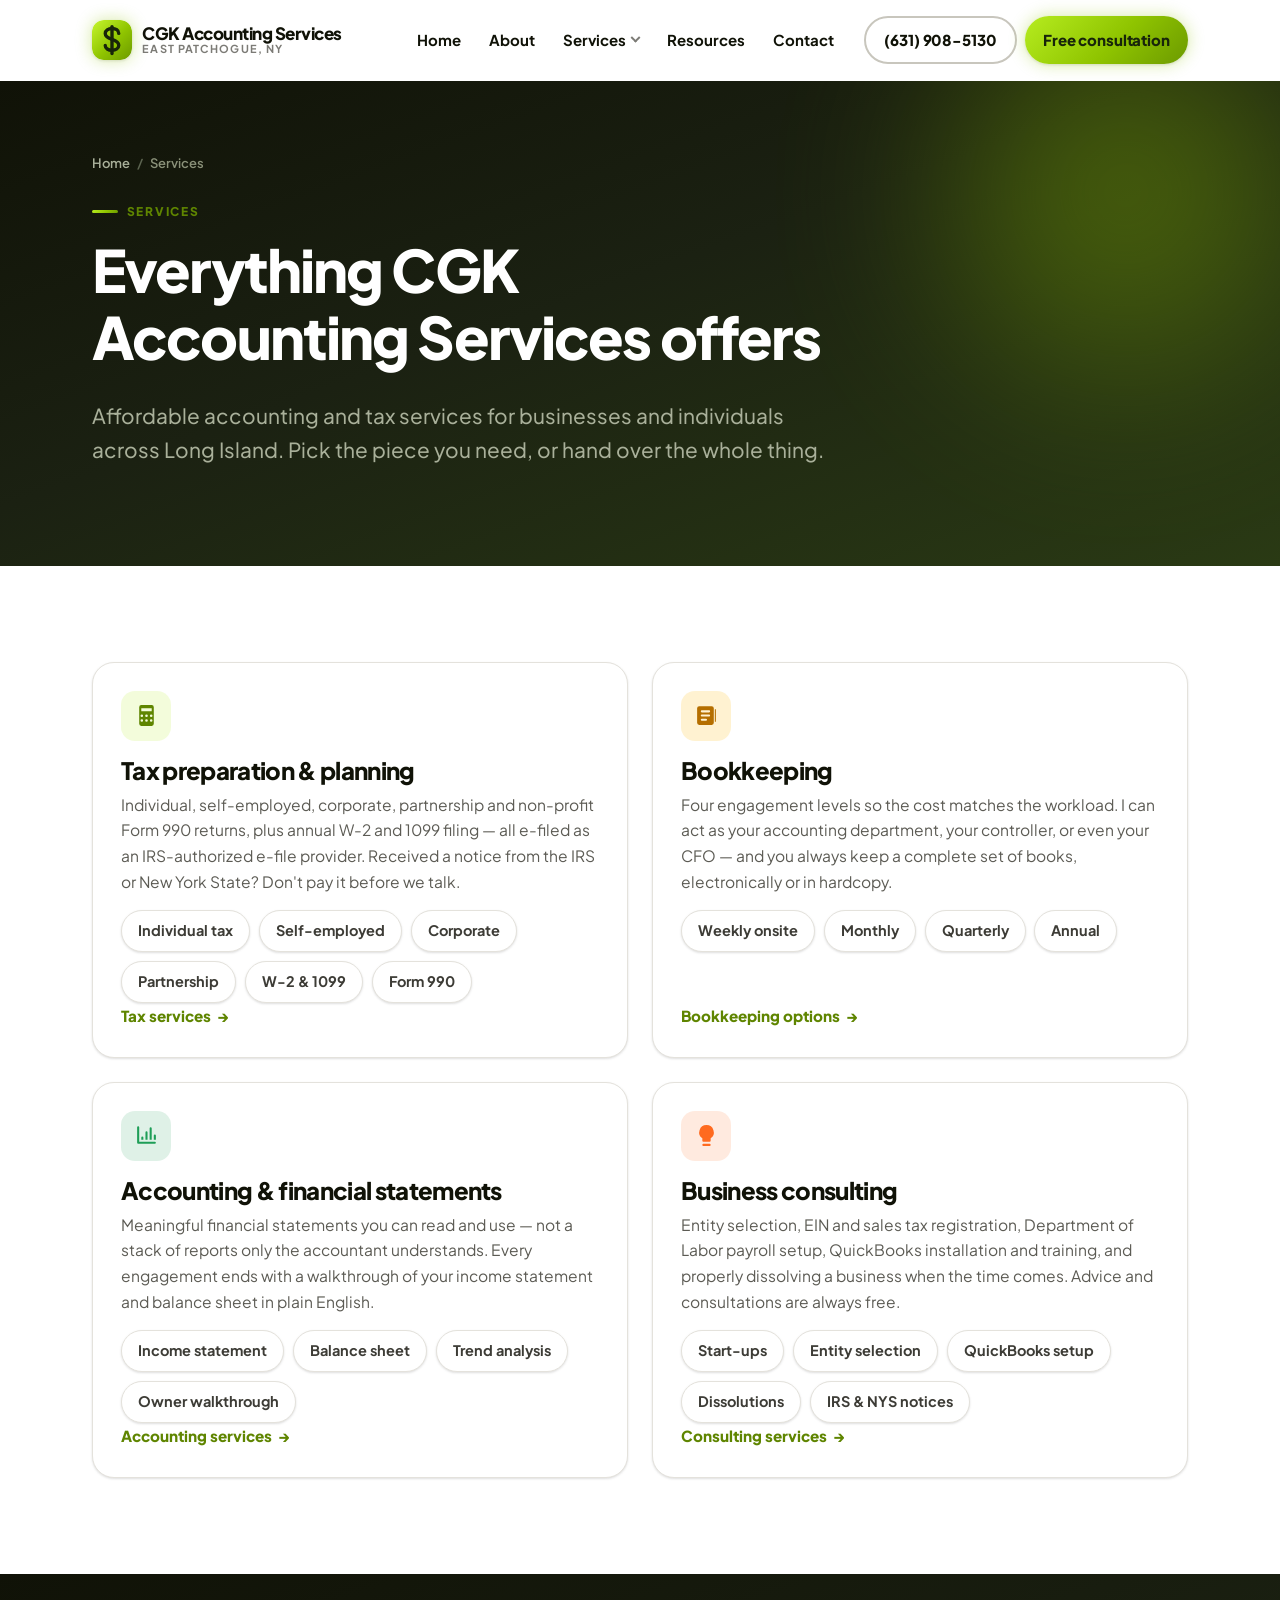
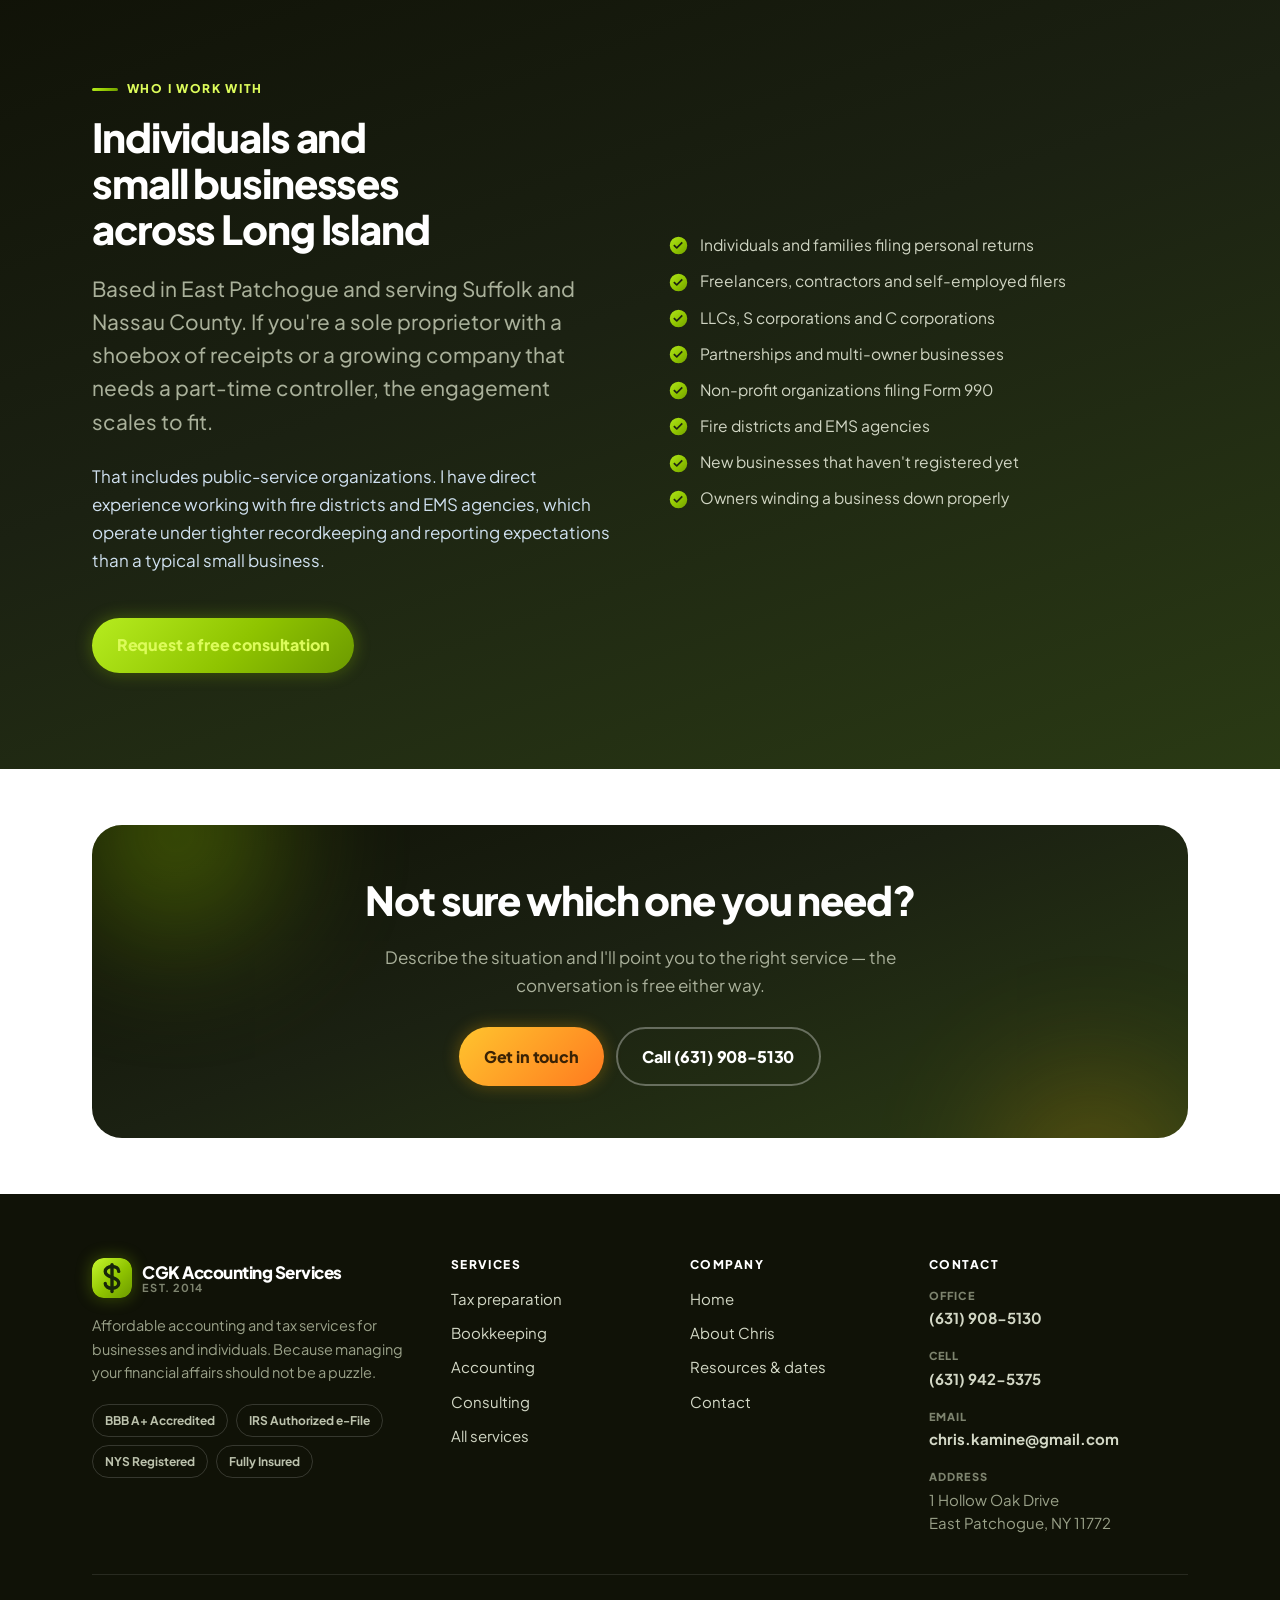
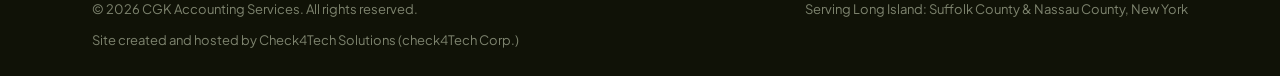
<file: services.html>
<!DOCTYPE html>
<html lang="en" class="no-js">
<head>
<meta charset="utf-8">
<meta name="viewport" content="width=device-width, initial-scale=1, viewport-fit=cover">

<title>Tax, Bookkeeping &amp; Accounting Services | CGK Accounting</title>
<meta name="description" content="All services offered by CGK Accounting Services in East Patchogue, NY: tax preparation and planning, bookkeeping, accounting and financial statements, and small business consulting for Long Island individuals and small businesses.">
<link rel="canonical" href="https://www.cgkaccountingservices.com/services.html">
<meta name="robots" content="index, follow, max-image-preview:large, max-snippet:-1">
<meta name="author" content="Christopher G. Kamine">
<meta name="geo.region" content="US-NY">
<meta name="geo.placename" content="East Patchogue, New York">
<meta name="theme-color" content="#ffffff" media="(prefers-color-scheme: light)">
<meta name="theme-color" content="#101207" media="(prefers-color-scheme: dark)">

<meta property="og:type" content="website">
<meta property="og:site_name" content="CGK Accounting Services">
<meta property="og:locale" content="en_US">
<meta property="og:url" content="https://www.cgkaccountingservices.com/services.html">
<meta property="og:title" content="Services | CGK Accounting Services">
<meta property="og:description" content="Tax preparation, bookkeeping, accounting and small business consulting for Long Island individuals and small businesses.">
<meta property="og:image" content="https://www.cgkaccountingservices.com/assets/img/og-image.png">
<meta name="twitter:card" content="summary_large_image">
<meta name="twitter:image" content="https://www.cgkaccountingservices.com/assets/img/og-image.png">

<link rel="icon" href="/assets/img/favicon.svg" type="image/svg+xml">
<link rel="apple-touch-icon" href="/assets/img/apple-touch-icon.png">
<link rel="manifest" href="/site.webmanifest">

<link rel="preconnect" href="https://fonts.googleapis.com">
<link rel="preconnect" href="https://fonts.gstatic.com" crossorigin>
<link rel="stylesheet" href="https://fonts.googleapis.com/css2?family=Plus+Jakarta+Sans:wght@400;500;600;700;800&amp;display=swap">
<link rel="stylesheet" href="/assets/css/styles.css">
<script src="/assets/js/main.js" defer></script>

<script type="application/ld+json">
{
  "@context": "https://schema.org",
  "@graph": [
    {
      "@type": "CollectionPage",
      "@id": "https://www.cgkaccountingservices.com/services.html#webpage",
      "url": "https://www.cgkaccountingservices.com/services.html",
      "name": "Services | CGK Accounting Services",
      "description": "All accounting, tax, bookkeeping and consulting services offered by CGK Accounting Services.",
      "inLanguage": "en-US",
      "about": { "@id": "https://www.cgkaccountingservices.com/#business" }
    },
    {
      "@type": "ItemList",
      "itemListElement": [
        { "@type": "ListItem", "position": 1, "name": "Tax preparation and planning", "url": "https://www.cgkaccountingservices.com/tax.html" },
        { "@type": "ListItem", "position": 2, "name": "Bookkeeping", "url": "https://www.cgkaccountingservices.com/bookkeeping.html" },
        { "@type": "ListItem", "position": 3, "name": "Accounting and financial statements", "url": "https://www.cgkaccountingservices.com/accounting.html" },
        { "@type": "ListItem", "position": 4, "name": "Small business consulting", "url": "https://www.cgkaccountingservices.com/consulting.html" }
      ]
    },
    {
      "@type": "BreadcrumbList",
      "itemListElement": [
        { "@type": "ListItem", "position": 1, "name": "Home", "item": "https://www.cgkaccountingservices.com/" },
        { "@type": "ListItem", "position": 2, "name": "Services", "item": "https://www.cgkaccountingservices.com/services.html" }
      ]
    }
  ]
}
</script>
</head>
<body>
<a class="skip-link" href="#main">Skip to main content</a>

<header class="site-header">
  <div class="wrap site-header__inner">
    <a class="brand" href="/">
      <img class="brand__mark" src="/assets/img/logo-mark.svg" width="40" height="40" alt="" loading="eager" decoding="async">
      <span class="brand__text">
        <span class="brand__name">CGK Accounting Services</span>
        <span class="brand__tag">East Patchogue, NY</span>
      </span>
    </a>

    <button class="nav-toggle" type="button" aria-expanded="false" aria-controls="site-nav">
      <span class="nav-toggle__bars" aria-hidden="true"></span>
      <span class="visually-hidden">Open menu</span>
    </button>

    <nav class="site-nav" id="site-nav" aria-label="Main">
      <ul class="site-nav__list">
        <li><a class="site-nav__link" href="/">Home</a></li>
        <li><a class="site-nav__link" href="/about.html">About</a></li>
        <li class="has-sub">
          <button class="sub-toggle" type="button" aria-expanded="false" aria-controls="submenu-services">
            Services <span class="chev" aria-hidden="true"></span>
          </button>
          <ul class="submenu" id="submenu-services">
            <li><a href="/services.html" aria-current="page">All services</a></li>
            <li><a href="/tax.html">Tax preparation &amp; planning</a></li>
            <li><a href="/bookkeeping.html">Bookkeeping</a></li>
            <li><a href="/accounting.html">Accounting &amp; financial statements</a></li>
            <li><a href="/consulting.html">Business consulting</a></li>
          </ul>
        </li>
        <li><a class="site-nav__link" href="/resources.html">Resources</a></li>
        <li><a class="site-nav__link" href="/contact-us.html">Contact</a></li>
      </ul>
      <div class="site-nav__cta">
        <a class="btn btn--ghost btn--sm" href="tel:+16319085130">(631) 908-5130</a>
        <a class="btn btn--sm" href="/contact-us.html">Free consultation</a>
      </div>
    </nav>
  </div>
</header>

<main id="main">

  <section class="page-hero">
    <div class="wrap">
      <nav class="crumbs" aria-label="Breadcrumb">
        <ol>
          <li><a href="/">Home</a></li>
          <li aria-current="page">Services</li>
        </ol>
      </nav>
      <p class="eyebrow">Services</p>
      <h1>Everything CGK Accounting Services offers</h1>
      <p class="lede">
        Affordable accounting and tax services for businesses and individuals across Long Island.
        Pick the piece you need, or hand over the whole thing.
      </p>
    </div>
  </section>

  <section class="section">
    <div class="wrap">
      <div class="grid grid--2 reveal-group">

        <article class="card">
          <div class="card__icon" aria-hidden="true">
            <svg viewBox="0 0 24 24" fill="currentColor"><path d="M7 2h10a2 2 0 0 1 2 2v16a2 2 0 0 1-2 2H7a2 2 0 0 1-2-2V4a2 2 0 0 1 2-2Zm0 3v3h10V5H7Zm.5 6a1.25 1.25 0 1 0 0 2.5 1.25 1.25 0 0 0 0-2.5Zm4.5 0a1.25 1.25 0 1 0 0 2.5 1.25 1.25 0 0 0 0-2.5Zm4.5 0a1.25 1.25 0 1 0 0 2.5 1.25 1.25 0 0 0 0-2.5ZM7.5 15.5a1.25 1.25 0 1 0 0 2.5 1.25 1.25 0 0 0 0-2.5Zm4.5 0a1.25 1.25 0 1 0 0 2.5 1.25 1.25 0 0 0 0-2.5Zm4.5 0a1.25 1.25 0 1 0 0 2.5 1.25 1.25 0 0 0 0-2.5Z"/></svg>
          </div>
          <h2><a href="/tax.html">Tax preparation &amp; planning</a></h2>
          <p>
            Individual, self-employed, corporate, partnership and non-profit Form 990 returns, plus
            annual W-2 and 1099 filing — all e-filed as an IRS-authorized e-file provider. Received
            a notice from the IRS or New York State? Don't pay it before we talk.
          </p>
          <ul class="taglist" aria-label="Tax services included">
            <li>Individual tax</li>
            <li>Self-employed</li>
            <li>Corporate</li>
            <li>Partnership</li>
            <li>W-2 &amp; 1099</li>
            <li>Form 990</li>
          </ul>
          <p class="mt-lg mb-0"><a class="arrow-link" href="/tax.html">Tax services</a></p>
        </article>

        <article class="card card--gold">
          <div class="card__icon" aria-hidden="true">
            <svg viewBox="0 0 24 24" fill="currentColor"><path d="M5 3h12a2 2 0 0 1 2 2v14a2 2 0 0 1-2 2H5a2 2 0 0 1-2-2V5a2 2 0 0 1 2-2Zm2.5 4a1 1 0 0 0 0 2h7a1 1 0 1 0 0-2h-7Zm0 4a1 1 0 1 0 0 2h7a1 1 0 1 0 0-2h-7Zm0 4a1 1 0 1 0 0 2h4a1 1 0 1 0 0-2h-4ZM20 6h1v12h-1V6Z"/></svg>
          </div>
          <h2><a href="/bookkeeping.html">Bookkeeping</a></h2>
          <p>
            Four engagement levels so the cost matches the workload. I can act as your accounting
            department, your controller, or even your CFO — and you always keep a complete set of
            books, electronically or in hardcopy.
          </p>
          <ul class="taglist" aria-label="Bookkeeping options">
            <li>Weekly onsite</li>
            <li>Monthly</li>
            <li>Quarterly</li>
            <li>Annual</li>
          </ul>
          <p class="mt-lg mb-0"><a class="arrow-link" href="/bookkeeping.html">Bookkeeping options</a></p>
        </article>

        <article class="card card--forest">
          <div class="card__icon" aria-hidden="true">
            <svg viewBox="0 0 24 24" fill="currentColor"><path d="M4 3a1 1 0 0 1 1 1v14h15a1 1 0 1 1 0 2H4a1 1 0 0 1-1-1V4a1 1 0 0 1 1-1Zm4 10a1 1 0 0 1 1 1v2H7v-2a1 1 0 0 1 1-1Zm4-5a1 1 0 0 1 1 1v7h-2V9a1 1 0 0 1 1-1Zm4-4a1 1 0 0 1 1 1v11h-2V5a1 1 0 0 1 1-1Zm4 7a1 1 0 0 1 1 1v4h-2v-4a1 1 0 0 1 1-1Z"/></svg>
          </div>
          <h2><a href="/accounting.html">Accounting &amp; financial statements</a></h2>
          <p>
            Meaningful financial statements you can read and use — not a stack of reports only the
            accountant understands. Every engagement ends with a walkthrough of your income
            statement and balance sheet in plain English.
          </p>
          <ul class="taglist" aria-label="Accounting deliverables">
            <li>Income statement</li>
            <li>Balance sheet</li>
            <li>Trend analysis</li>
            <li>Owner walkthrough</li>
          </ul>
          <p class="mt-lg mb-0"><a class="arrow-link" href="/accounting.html">Accounting services</a></p>
        </article>

        <article class="card card--tangerine">
          <div class="card__icon" aria-hidden="true">
            <svg viewBox="0 0 24 24" fill="currentColor"><path d="M12 2a7 7 0 0 0-4 12.74V17a1 1 0 0 0 1 1h6a1 1 0 0 0 1-1v-2.26A7 7 0 0 0 12 2Zm-3 18h6a1 1 0 0 1 0 2H9a1 1 0 0 1 0-2Z"/></svg>
          </div>
          <h2><a href="/consulting.html">Business consulting</a></h2>
          <p>
            Entity selection, EIN and sales tax registration, Department of Labor payroll setup,
            QuickBooks installation and training, and properly dissolving a business when the time
            comes. Advice and consultations are always free.
          </p>
          <ul class="taglist" aria-label="Consulting services">
            <li>Start-ups</li>
            <li>Entity selection</li>
            <li>QuickBooks setup</li>
            <li>Dissolutions</li>
            <li>IRS &amp; NYS notices</li>
          </ul>
          <p class="mt-lg mb-0"><a class="arrow-link" href="/consulting.html">Consulting services</a></p>
        </article>

      </div>
    </div>
  </section>

  <section class="section section--dark" aria-labelledby="who-h">
    <div class="wrap split">
      <div class="reveal">
        <p class="eyebrow">Who I work with</p>
        <h2 id="who-h">Individuals and small businesses across Long Island</h2>
        <p class="lede">
          Based in East Patchogue and serving Suffolk and Nassau County. If you're a sole
          proprietor with a shoebox of receipts or a growing company that needs a part-time
          controller, the engagement scales to fit.
        </p>
        <p>
          That includes public-service organizations. I have direct experience working with fire
          districts and EMS agencies, which operate under tighter recordkeeping and reporting
          expectations than a typical small business.
        </p>
        <div class="btn-row mt-lg">
          <a class="btn" href="/contact-us.html">Request a free consultation</a>
        </div>
      </div>
      <div class="reveal">
        <ul class="checklist">
          <li>Individuals and families filing personal returns</li>
          <li>Freelancers, contractors and self-employed filers</li>
          <li>LLCs, S corporations and C corporations</li>
          <li>Partnerships and multi-owner businesses</li>
          <li>Non-profit organizations filing Form 990</li>
          <li>Fire districts and EMS agencies</li>
          <li>New businesses that haven't registered yet</li>
          <li>Owners winding a business down properly</li>
        </ul>
      </div>
    </div>
  </section>

  <section class="section section--tight">
    <div class="wrap">
      <div class="cta-band reveal">
        <h2>Not sure which one you need?</h2>
        <p>Describe the situation and I'll point you to the right service — the conversation is free either way.</p>
        <div class="btn-row">
          <a class="btn btn--gold" href="/contact-us.html">Get in touch</a>
          <a class="btn btn--ghost" href="tel:+16319085130">Call (631) 908-5130</a>
        </div>
      </div>
    </div>
  </section>

</main>

<footer class="site-footer">
  <div class="wrap">
    <div class="footer-grid">
      <div class="footer-about">
        <a class="brand" href="/">
          <img class="brand__mark" src="/assets/img/logo-mark.svg" width="40" height="40" alt="" loading="lazy" decoding="async">
          <span class="brand__text">
            <span class="brand__name">CGK Accounting Services</span>
            <span class="brand__tag">Est. 2014</span>
          </span>
        </a>
        <p>
          Affordable accounting and tax services for businesses and individuals. Because managing
          your financial affairs should not be a puzzle.
        </p>
        <div class="footer-badges">
          <span>BBB A+ Accredited</span>
          <span>IRS Authorized e-File</span>
          <span>NYS Registered</span>
          <span>Fully Insured</span>
        </div>
      </div>

      <nav class="footer-col" aria-labelledby="f-services">
        <h2 id="f-services">Services</h2>
        <ul>
          <li><a href="/tax.html">Tax preparation</a></li>
          <li><a href="/bookkeeping.html">Bookkeeping</a></li>
          <li><a href="/accounting.html">Accounting</a></li>
          <li><a href="/consulting.html">Consulting</a></li>
          <li><a href="/services.html">All services</a></li>
        </ul>
      </nav>

      <nav class="footer-col" aria-labelledby="f-company">
        <h2 id="f-company">Company</h2>
        <ul>
          <li><a href="/">Home</a></li>
          <li><a href="/about.html">About Chris</a></li>
          <li><a href="/resources.html">Resources &amp; dates</a></li>
          <li><a href="/contact-us.html">Contact</a></li>
        </ul>
      </nav>

      <div class="footer-col footer-contact">
        <h2 id="f-contact">Contact</h2>
        <ul aria-labelledby="f-contact">
          <li>
            <span class="label">Office</span>
            <span class="value"><a href="tel:+16319085130">(631) 908-5130</a></span>
          </li>
          <li>
            <span class="label">Cell</span>
            <span class="value"><a href="tel:+16319425375">(631) 942-5375</a></span>
          </li>
          <li>
            <span class="label">Email</span>
            <span class="value">
              <a href="/contact-us.html" data-email-user="chris.kamine" data-email-domain="gmail.com" data-email-show>Send a message</a>
            </span>
          </li>
          <li>
            <span class="label">Address</span>
            <address>1 Hollow Oak Drive<br>East Patchogue, NY 11772</address>
          </li>
        </ul>
      </div>
    </div>

    <div class="footer-bottom">
      <p>&copy; <span data-year>2026</span> CGK Accounting Services. All rights reserved.</p>
      <p>Serving Long Island: Suffolk County &amp; Nassau County, New York</p>
      <p class="footer-credit">Site created and hosted by Check4Tech Solutions (check4Tech Corp.)</p>
    </div>
  </div>
</footer>

<div class="callbar">
  <a class="btn btn--ghost btn--sm" href="tel:+16319085130">Call now</a>
  <a class="btn btn--sm" href="/contact-us.html">Free consult</a>
</div>

</body>
</html>
</file>
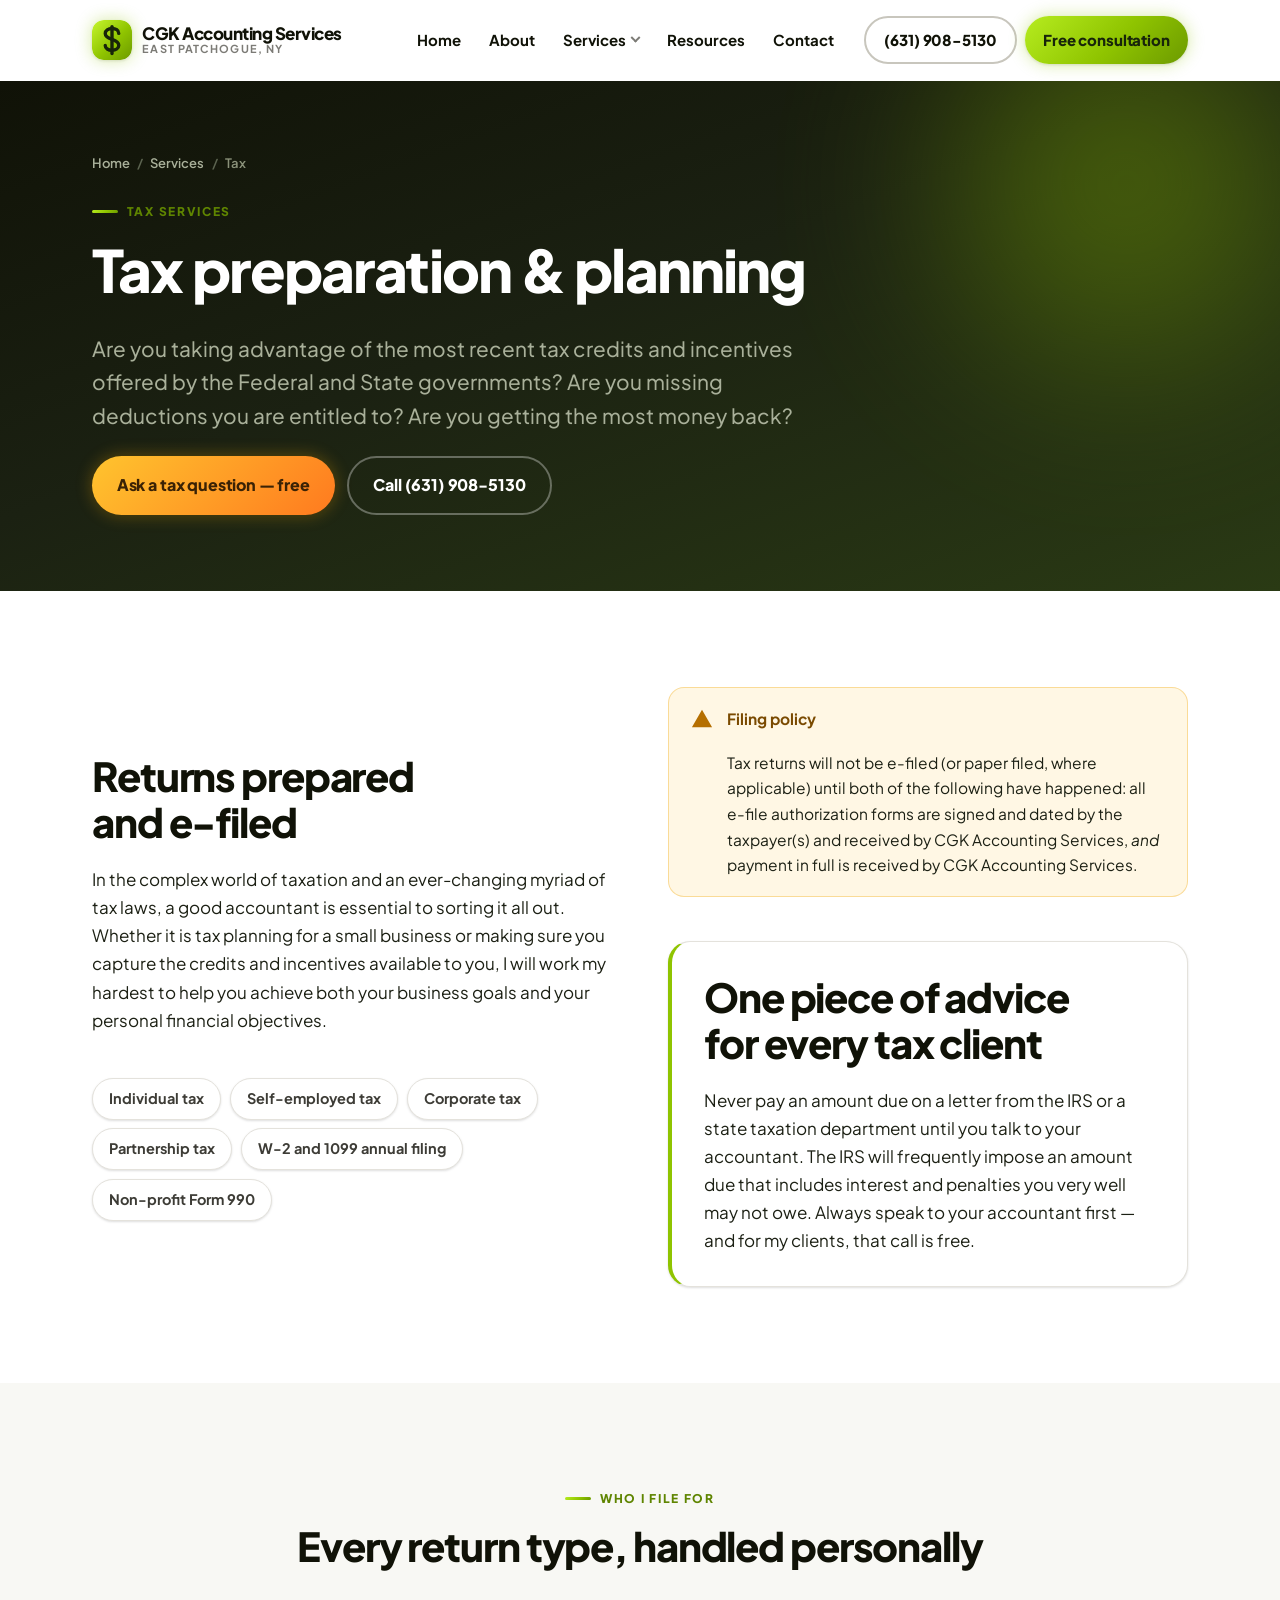
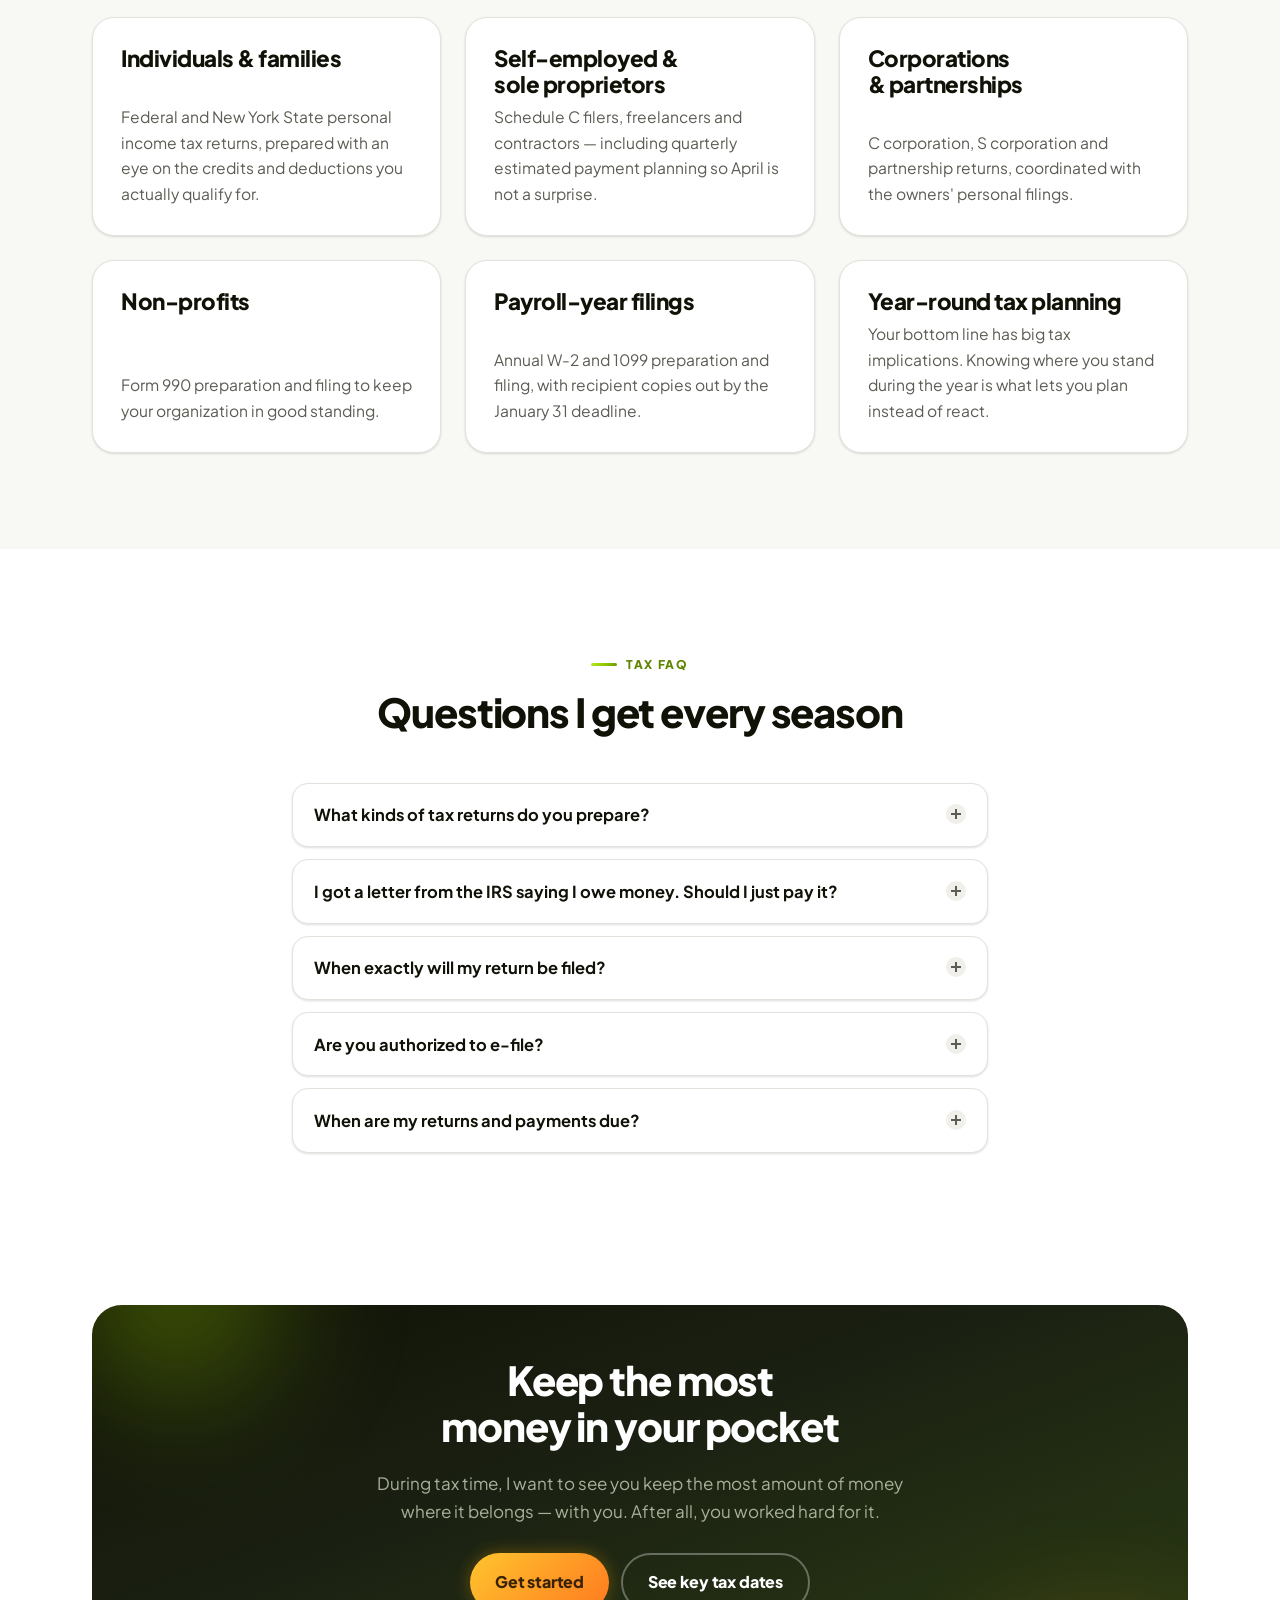
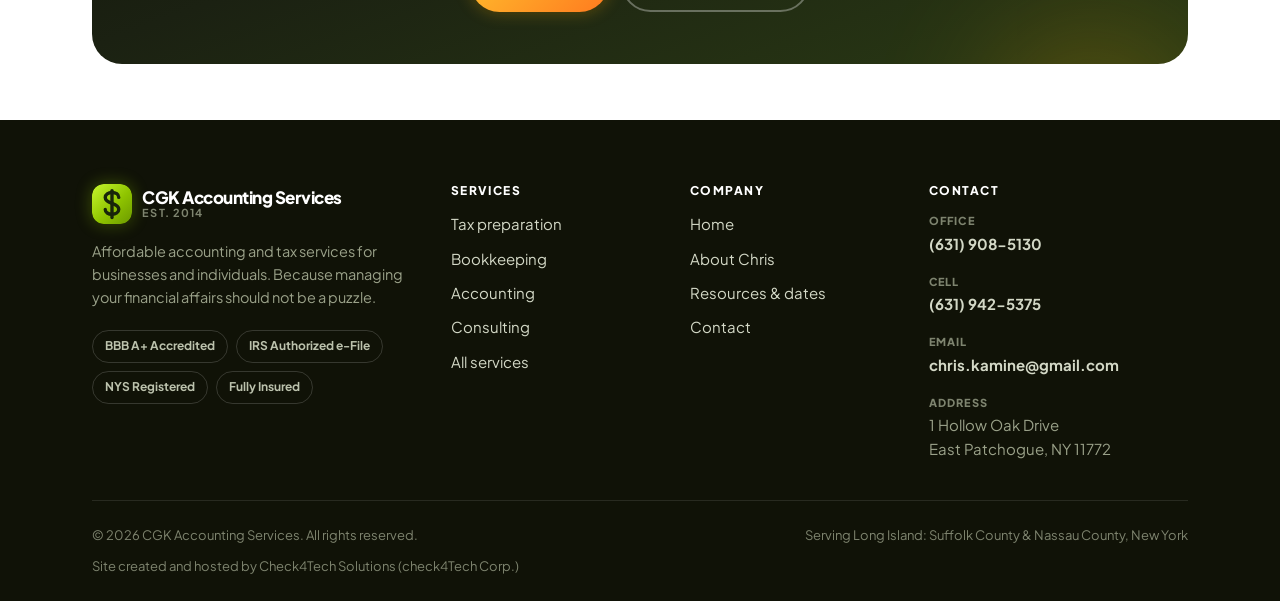
<file: tax.html>
<!DOCTYPE html>
<html lang="en" class="no-js">
<head>
<meta charset="utf-8">
<meta name="viewport" content="width=device-width, initial-scale=1, viewport-fit=cover">

<title>Tax Preparation &amp; Planning, Long Island NY | CGK Accounting</title>
<meta name="description" content="Individual, self-employed, corporate, partnership and non-profit tax returns prepared and e-filed by an IRS-authorized e-file provider in East Patchogue, NY. W-2 and 1099 filing, tax planning, IRS and NYS notice help. Call (631) 908-5130.">
<link rel="canonical" href="https://www.cgkaccountingservices.com/tax.html">
<meta name="robots" content="index, follow, max-image-preview:large, max-snippet:-1">
<meta name="author" content="Christopher G. Kamine">
<meta name="geo.region" content="US-NY">
<meta name="geo.placename" content="East Patchogue, New York">
<meta name="theme-color" content="#ffffff" media="(prefers-color-scheme: light)">
<meta name="theme-color" content="#101207" media="(prefers-color-scheme: dark)">

<meta property="og:type" content="article">
<meta property="og:site_name" content="CGK Accounting Services">
<meta property="og:locale" content="en_US">
<meta property="og:url" content="https://www.cgkaccountingservices.com/tax.html">
<meta property="og:title" content="Tax Preparation &amp; Planning | CGK Accounting Services">
<meta property="og:description" content="Individual, self-employed, corporate, partnership and non-profit returns, e-filed by an IRS-authorized e-file provider on Long Island.">
<meta property="og:image" content="https://www.cgkaccountingservices.com/assets/img/og-image.png">
<meta name="twitter:card" content="summary_large_image">
<meta name="twitter:image" content="https://www.cgkaccountingservices.com/assets/img/og-image.png">

<link rel="icon" href="/assets/img/favicon.svg" type="image/svg+xml">
<link rel="apple-touch-icon" href="/assets/img/apple-touch-icon.png">
<link rel="manifest" href="/site.webmanifest">

<link rel="preconnect" href="https://fonts.googleapis.com">
<link rel="preconnect" href="https://fonts.gstatic.com" crossorigin>
<link rel="stylesheet" href="https://fonts.googleapis.com/css2?family=Plus+Jakarta+Sans:wght@400;500;600;700;800&amp;display=swap">
<link rel="stylesheet" href="/assets/css/styles.css">
<script src="/assets/js/main.js" defer></script>

<script type="application/ld+json">
{
  "@context": "https://schema.org",
  "@graph": [
    {
      "@type": "Service",
      "@id": "https://www.cgkaccountingservices.com/tax.html#service",
      "name": "Tax preparation and planning",
      "serviceType": "Tax preparation",
      "url": "https://www.cgkaccountingservices.com/tax.html",
      "description": "Preparation and e-filing of individual, self-employed, corporate, partnership and non-profit tax returns, annual W-2 and 1099 filing, tax planning, and assistance with IRS and New York State notices.",
      "provider": { "@id": "https://www.cgkaccountingservices.com/#business" },
      "areaServed": { "@type": "Place", "name": "Long Island, New York" },
      "hasOfferCatalog": {
        "@type": "OfferCatalog",
        "name": "Tax services offered",
        "itemListElement": [
          { "@type": "Offer", "itemOffered": { "@type": "Service", "name": "Individual tax returns" } },
          { "@type": "Offer", "itemOffered": { "@type": "Service", "name": "Self-employed and sole proprietor tax returns" } },
          { "@type": "Offer", "itemOffered": { "@type": "Service", "name": "Corporate tax returns (C corporation and S corporation)" } },
          { "@type": "Offer", "itemOffered": { "@type": "Service", "name": "Partnership tax returns" } },
          { "@type": "Offer", "itemOffered": { "@type": "Service", "name": "Annual filing of W-2s and 1099s" } },
          { "@type": "Offer", "itemOffered": { "@type": "Service", "name": "Non-profit Form 990 returns" } }
        ]
      }
    },
    {
      "@type": "FAQPage",
      "@id": "https://www.cgkaccountingservices.com/tax.html#faq",
      "mainEntity": [
        {
          "@type": "Question",
          "name": "What kinds of tax returns does CGK Accounting Services prepare?",
          "acceptedAnswer": { "@type": "Answer", "text": "Individual returns, self-employed and sole proprietor returns, corporate returns for C corporations and S corporations, partnership returns, non-profit Form 990 returns, and the annual filing of W-2s and 1099s." }
        },
        {
          "@type": "Question",
          "name": "I received a letter from the IRS saying I owe money. Should I pay it?",
          "acceptedAnswer": { "@type": "Answer", "text": "Not before you speak with your accountant. The IRS and state taxation departments frequently assess an amount due that includes interest and penalties you may not actually owe. Always have the notice reviewed first." }
        },
        {
          "@type": "Question",
          "name": "When will my tax return be e-filed?",
          "acceptedAnswer": { "@type": "Answer", "text": "A return is e-filed, or paper filed where applicable, only after two things happen: all e-file authorization forms are signed, dated by the taxpayer and received by CGK Accounting Services, and payment in full is received." }
        },
        {
          "@type": "Question",
          "name": "Is CGK Accounting Services authorized to e-file tax returns?",
          "acceptedAnswer": { "@type": "Answer", "text": "Yes. CGK Accounting Services is certified by the IRS as an authorized e-filing firm and is registered as a tax return preparer with both the IRS and New York State." }
        }
      ]
    },
    {
      "@type": "BreadcrumbList",
      "itemListElement": [
        { "@type": "ListItem", "position": 1, "name": "Home", "item": "https://www.cgkaccountingservices.com/" },
        { "@type": "ListItem", "position": 2, "name": "Services", "item": "https://www.cgkaccountingservices.com/services.html" },
        { "@type": "ListItem", "position": 3, "name": "Tax preparation", "item": "https://www.cgkaccountingservices.com/tax.html" }
      ]
    }
  ]
}
</script>
</head>
<body>
<a class="skip-link" href="#main">Skip to main content</a>

<header class="site-header">
  <div class="wrap site-header__inner">
    <a class="brand" href="/">
      <img class="brand__mark" src="/assets/img/logo-mark.svg" width="40" height="40" alt="" loading="eager" decoding="async">
      <span class="brand__text">
        <span class="brand__name">CGK Accounting Services</span>
        <span class="brand__tag">East Patchogue, NY</span>
      </span>
    </a>

    <button class="nav-toggle" type="button" aria-expanded="false" aria-controls="site-nav">
      <span class="nav-toggle__bars" aria-hidden="true"></span>
      <span class="visually-hidden">Open menu</span>
    </button>

    <nav class="site-nav" id="site-nav" aria-label="Main">
      <ul class="site-nav__list">
        <li><a class="site-nav__link" href="/">Home</a></li>
        <li><a class="site-nav__link" href="/about.html">About</a></li>
        <li class="has-sub">
          <button class="sub-toggle" type="button" aria-expanded="false" aria-controls="submenu-services">
            Services <span class="chev" aria-hidden="true"></span>
          </button>
          <ul class="submenu" id="submenu-services">
            <li><a href="/services.html">All services</a></li>
            <li><a href="/tax.html" aria-current="page">Tax preparation &amp; planning</a></li>
            <li><a href="/bookkeeping.html">Bookkeeping</a></li>
            <li><a href="/accounting.html">Accounting &amp; financial statements</a></li>
            <li><a href="/consulting.html">Business consulting</a></li>
          </ul>
        </li>
        <li><a class="site-nav__link" href="/resources.html">Resources</a></li>
        <li><a class="site-nav__link" href="/contact-us.html">Contact</a></li>
      </ul>
      <div class="site-nav__cta">
        <a class="btn btn--ghost btn--sm" href="tel:+16319085130">(631) 908-5130</a>
        <a class="btn btn--sm" href="/contact-us.html">Free consultation</a>
      </div>
    </nav>
  </div>
</header>

<main id="main">

  <section class="page-hero">
    <div class="wrap">
      <nav class="crumbs" aria-label="Breadcrumb">
        <ol>
          <li><a href="/">Home</a></li>
          <li><a href="/services.html">Services</a></li>
          <li aria-current="page">Tax</li>
        </ol>
      </nav>
      <p class="eyebrow">Tax services</p>
      <h1>Tax preparation &amp; planning</h1>
      <p class="lede">
        Are you taking advantage of the most recent tax credits and incentives offered by the
        Federal and State governments? Are you missing deductions you are entitled to? Are you
        getting the most money back?
      </p>
      <div class="btn-row">
        <a class="btn btn--gold" href="/contact-us.html">Ask a tax question — free</a>
        <a class="btn btn--ghost" href="tel:+16319085130">Call (631) 908-5130</a>
      </div>
    </div>
  </section>

  <section class="section">
    <div class="wrap split">
      <div class="reveal">
        <h2>Returns prepared and e-filed</h2>
        <p>
          In the complex world of taxation and an ever-changing myriad of tax laws, a good
          accountant is essential to sorting it all out. Whether it is tax planning for a small
          business or making sure you capture the credits and incentives available to you, I will
          work my hardest to help you achieve both your business goals and your personal financial
          objectives.
        </p>
        <ul class="taglist mt-lg">
          <li>Individual tax</li>
          <li>Self-employed tax</li>
          <li>Corporate tax</li>
          <li>Partnership tax</li>
          <li>W-2 and 1099 annual filing</li>
          <li>Non-profit Form 990</li>
        </ul>
      </div>

      <div class="reveal">
        <div class="notice">
          <svg class="notice__icon" viewBox="0 0 24 24" fill="currentColor" aria-hidden="true"><path d="M12 2 1 21h22L12 2Zm1 14h-2v2h2v-2Zm0-7h-2v5h2V9Z"/></svg>
          <div>
            <p><strong>Filing policy</strong></p>
            <p class="mb-0">
              Tax returns will not be e-filed (or paper filed, where applicable) until both of the
              following have happened: all e-file authorization forms are signed and dated by the
              taxpayer(s) and received by CGK Accounting Services, <em>and</em> payment in full is
              received by CGK Accounting Services.
            </p>
          </div>
        </div>

        <div class="panel panel--accent mt-lg">
          <h2>One piece of advice for every tax client</h2>
          <p class="mb-0">
            Never pay an amount due on a letter from the IRS or a state taxation department until
            you talk to your accountant. The IRS will frequently impose an amount due that includes
            interest and penalties you very well may not owe. Always speak to your accountant
            first — and for my clients, that call is free.
          </p>
        </div>
      </div>
    </div>
  </section>

  <section class="section section--alt" aria-labelledby="who-h">
    <div class="wrap">
      <div class="section-head section-head--center reveal">
        <p class="eyebrow">Who I file for</p>
        <h2 id="who-h">Every return type, handled personally</h2>
      </div>

      <div class="grid grid--3 reveal-group">
        <article class="card">
          <h3>Individuals &amp; families</h3>
          <p class="mb-0">
            Federal and New York State personal income tax returns, prepared with an eye on the
            credits and deductions you actually qualify for.
          </p>
        </article>
        <article class="card card--gold">
          <h3>Self-employed &amp; sole proprietors</h3>
          <p class="mb-0">
            Schedule C filers, freelancers and contractors — including quarterly estimated payment
            planning so April is not a surprise.
          </p>
        </article>
        <article class="card card--forest">
          <h3>Corporations &amp; partnerships</h3>
          <p class="mb-0">
            C corporation, S corporation and partnership returns, coordinated with the owners'
            personal filings.
          </p>
        </article>
        <article class="card card--tangerine">
          <h3>Non-profits</h3>
          <p class="mb-0">
            Form 990 preparation and filing to keep your organization in good standing.
          </p>
        </article>
        <article class="card">
          <h3>Payroll-year filings</h3>
          <p class="mb-0">
            Annual W-2 and 1099 preparation and filing, with recipient copies out by the January 31
            deadline.
          </p>
        </article>
        <article class="card card--gold">
          <h3>Year-round tax planning</h3>
          <p class="mb-0">
            Your bottom line has big tax implications. Knowing where you stand during the year is
            what lets you plan instead of react.
          </p>
        </article>
      </div>
    </div>
  </section>

  <section class="section" aria-labelledby="faq-h">
    <div class="wrap wrap--narrow">
      <div class="section-head section-head--center reveal">
        <p class="eyebrow">Tax FAQ</p>
        <h2 id="faq-h">Questions I get every season</h2>
      </div>

      <div class="faq reveal">
        <details>
          <summary>What kinds of tax returns do you prepare?</summary>
          <div class="faq__body">
            <p>
              Individual returns, self-employed and sole proprietor returns, corporate returns for
              both C corporations and S corporations, partnership returns, non-profit Form 990
              returns, and the annual filing of W-2s and 1099s.
            </p>
          </div>
        </details>
        <details>
          <summary>I got a letter from the IRS saying I owe money. Should I just pay it?</summary>
          <div class="faq__body">
            <p>
              Not before you speak with your accountant. The IRS and state taxation departments
              frequently assess an amount due that includes interest and penalties you may not
              actually owe. Have the notice reviewed first — for my clients, that review is free.
            </p>
          </div>
        </details>
        <details>
          <summary>When exactly will my return be filed?</summary>
          <div class="faq__body">
            <p>
              Once all e-file authorization forms are signed, dated and received, and payment in
              full has been received. Both conditions have to be met before a return goes out.
            </p>
          </div>
        </details>
        <details>
          <summary>Are you authorized to e-file?</summary>
          <div class="faq__body">
            <p>
              Yes. CGK Accounting Services is certified by the IRS as an authorized e-filing firm
              and is registered as a tax return preparer with both the IRS and New York State.
            </p>
          </div>
        </details>
        <details>
          <summary>When are my returns and payments due?</summary>
          <div class="faq__body">
            <p>
              Personal income tax returns are due April 15, corporate returns March 15, and
              non-profit Form 990 returns May 15. A full list of sales tax, payroll tax and
              estimated payment deadlines is on the
              <a href="/resources.html">resources page</a>.
            </p>
          </div>
        </details>
      </div>
    </div>
  </section>

  <section class="section section--tight">
    <div class="wrap">
      <div class="cta-band reveal">
        <h2>Keep the most money in your pocket</h2>
        <p>
          During tax time, I want to see you keep the most amount of money where it belongs — with
          you. After all, you worked hard for it.
        </p>
        <div class="btn-row">
          <a class="btn btn--gold" href="/contact-us.html">Get started</a>
          <a class="btn btn--ghost" href="/resources.html">See key tax dates</a>
        </div>
      </div>
    </div>
  </section>

</main>

<footer class="site-footer">
  <div class="wrap">
    <div class="footer-grid">
      <div class="footer-about">
        <a class="brand" href="/">
          <img class="brand__mark" src="/assets/img/logo-mark.svg" width="40" height="40" alt="" loading="lazy" decoding="async">
          <span class="brand__text">
            <span class="brand__name">CGK Accounting Services</span>
            <span class="brand__tag">Est. 2014</span>
          </span>
        </a>
        <p>
          Affordable accounting and tax services for businesses and individuals. Because managing
          your financial affairs should not be a puzzle.
        </p>
        <div class="footer-badges">
          <span>BBB A+ Accredited</span>
          <span>IRS Authorized e-File</span>
          <span>NYS Registered</span>
          <span>Fully Insured</span>
        </div>
      </div>

      <nav class="footer-col" aria-labelledby="f-services">
        <h2 id="f-services">Services</h2>
        <ul>
          <li><a href="/tax.html">Tax preparation</a></li>
          <li><a href="/bookkeeping.html">Bookkeeping</a></li>
          <li><a href="/accounting.html">Accounting</a></li>
          <li><a href="/consulting.html">Consulting</a></li>
          <li><a href="/services.html">All services</a></li>
        </ul>
      </nav>

      <nav class="footer-col" aria-labelledby="f-company">
        <h2 id="f-company">Company</h2>
        <ul>
          <li><a href="/">Home</a></li>
          <li><a href="/about.html">About Chris</a></li>
          <li><a href="/resources.html">Resources &amp; dates</a></li>
          <li><a href="/contact-us.html">Contact</a></li>
        </ul>
      </nav>

      <div class="footer-col footer-contact">
        <h2 id="f-contact">Contact</h2>
        <ul aria-labelledby="f-contact">
          <li>
            <span class="label">Office</span>
            <span class="value"><a href="tel:+16319085130">(631) 908-5130</a></span>
          </li>
          <li>
            <span class="label">Cell</span>
            <span class="value"><a href="tel:+16319425375">(631) 942-5375</a></span>
          </li>
          <li>
            <span class="label">Email</span>
            <span class="value">
              <a href="/contact-us.html" data-email-user="chris.kamine" data-email-domain="gmail.com" data-email-show>Send a message</a>
            </span>
          </li>
          <li>
            <span class="label">Address</span>
            <address>1 Hollow Oak Drive<br>East Patchogue, NY 11772</address>
          </li>
        </ul>
      </div>
    </div>

    <div class="footer-bottom">
      <p>&copy; <span data-year>2026</span> CGK Accounting Services. All rights reserved.</p>
      <p>Serving Long Island: Suffolk County &amp; Nassau County, New York</p>
      <p class="footer-credit">Site created and hosted by Check4Tech Solutions (check4Tech Corp.)</p>
    </div>
  </div>
</footer>

<div class="callbar">
  <a class="btn btn--ghost btn--sm" href="tel:+16319085130">Call now</a>
  <a class="btn btn--sm" href="/contact-us.html">Free consult</a>
</div>

</body>
</html>
</file>
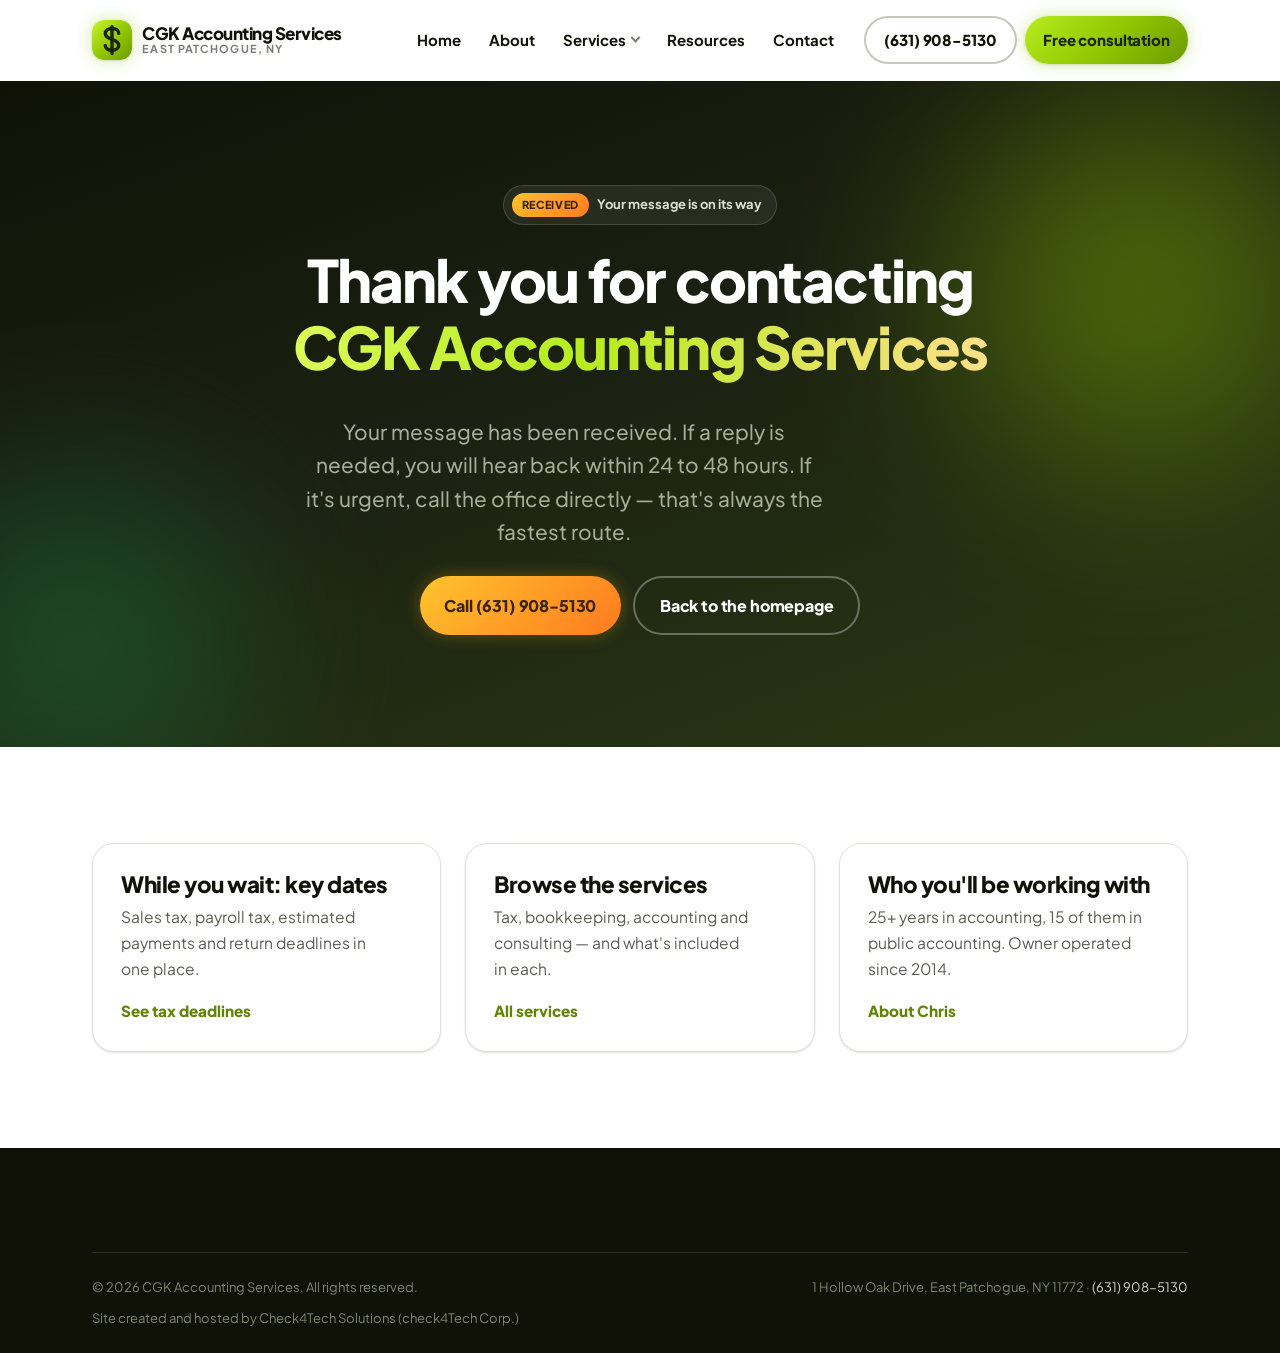
<file: thanks.html>
<!DOCTYPE html>
<html lang="en" class="no-js">
<head>
<meta charset="utf-8">
<meta name="viewport" content="width=device-width, initial-scale=1, viewport-fit=cover">

<title>Message received | CGK Accounting Services</title>
<meta name="description" content="Thank you for contacting CGK Accounting Services. Your message has been received and you will hear back within 24 to 48 hours.">
<link rel="canonical" href="https://www.cgkaccountingservices.com/thanks.html">
<meta name="robots" content="noindex, follow">
<meta name="theme-color" content="#ffffff" media="(prefers-color-scheme: light)">
<meta name="theme-color" content="#101207" media="(prefers-color-scheme: dark)">

<link rel="icon" href="/assets/img/favicon.svg" type="image/svg+xml">
<link rel="apple-touch-icon" href="/assets/img/apple-touch-icon.png">
<link rel="manifest" href="/site.webmanifest">

<link rel="preconnect" href="https://fonts.googleapis.com">
<link rel="preconnect" href="https://fonts.gstatic.com" crossorigin>
<link rel="stylesheet" href="https://fonts.googleapis.com/css2?family=Plus+Jakarta+Sans:wght@400;500;600;700;800&amp;display=swap">
<link rel="stylesheet" href="/assets/css/styles.css">
<script src="/assets/js/main.js" defer></script>
</head>
<body>
<a class="skip-link" href="#main">Skip to main content</a>

<header class="site-header">
  <div class="wrap site-header__inner">
    <a class="brand" href="/">
      <img class="brand__mark" src="/assets/img/logo-mark.svg" width="40" height="40" alt="" loading="eager" decoding="async">
      <span class="brand__text">
        <span class="brand__name">CGK Accounting Services</span>
        <span class="brand__tag">East Patchogue, NY</span>
      </span>
    </a>

    <button class="nav-toggle" type="button" aria-expanded="false" aria-controls="site-nav">
      <span class="nav-toggle__bars" aria-hidden="true"></span>
      <span class="visually-hidden">Open menu</span>
    </button>

    <nav class="site-nav" id="site-nav" aria-label="Main">
      <ul class="site-nav__list">
        <li><a class="site-nav__link" href="/">Home</a></li>
        <li><a class="site-nav__link" href="/about.html">About</a></li>
        <li class="has-sub">
          <button class="sub-toggle" type="button" aria-expanded="false" aria-controls="submenu-services">
            Services <span class="chev" aria-hidden="true"></span>
          </button>
          <ul class="submenu" id="submenu-services">
            <li><a href="/services.html">All services</a></li>
            <li><a href="/tax.html">Tax preparation &amp; planning</a></li>
            <li><a href="/bookkeeping.html">Bookkeeping</a></li>
            <li><a href="/accounting.html">Accounting &amp; financial statements</a></li>
            <li><a href="/consulting.html">Business consulting</a></li>
          </ul>
        </li>
        <li><a class="site-nav__link" href="/resources.html">Resources</a></li>
        <li><a class="site-nav__link" href="/contact-us.html">Contact</a></li>
      </ul>
      <div class="site-nav__cta">
        <a class="btn btn--ghost btn--sm" href="tel:+16319085130">(631) 908-5130</a>
        <a class="btn btn--sm" href="/contact-us.html">Free consultation</a>
      </div>
    </nav>
  </div>
</header>

<main id="main">
  <section class="hero">
    <div class="wrap wrap--narrow text-center">
      <p class="hero__badge"><b>Received</b> Your message is on its way</p>
      <h1>Thank you for contacting <span class="gradient-text">CGK Accounting Services</span></h1>
      <p class="lede">
        Your message has been received. If a reply is needed, you will hear back within 24 to 48
        hours. If it's urgent, call the office directly — that's always the fastest route.
      </p>
      <div class="btn-row">
        <a class="btn btn--gold" href="tel:+16319085130">Call (631) 908-5130</a>
        <a class="btn btn--ghost" href="/">Back to the homepage</a>
      </div>
    </div>
  </section>

  <section class="section">
    <div class="wrap">
      <div class="grid grid--3 reveal-group">
        <article class="card">
          <h3>While you wait: key dates</h3>
          <p>Sales tax, payroll tax, estimated payments and return deadlines in one place.</p>
          <a class="arrow-link card__link" href="/resources.html">See tax deadlines</a>
        </article>
        <article class="card card--gold">
          <h3>Browse the services</h3>
          <p>Tax, bookkeeping, accounting and consulting — and what's included in each.</p>
          <a class="arrow-link card__link" href="/services.html">All services</a>
        </article>
        <article class="card card--forest">
          <h3>Who you'll be working with</h3>
          <p>25+ years in accounting, <span data-years-base="15" data-years-base-year="2026">15</span> of them in public accounting. Owner operated since 2014.</p>
          <a class="arrow-link card__link" href="/about.html">About Chris</a>
        </article>
      </div>
    </div>
  </section>
</main>

<footer class="site-footer">
  <div class="wrap">
    <div class="footer-bottom">
      <p>&copy; <span data-year>2026</span> CGK Accounting Services. All rights reserved.</p>
      <p>1 Hollow Oak Drive, East Patchogue, NY 11772 &middot; <a href="tel:+16319085130">(631) 908-5130</a></p>
      <p class="footer-credit">Site created and hosted by Check4Tech Solutions (check4Tech Corp.)</p>
    </div>
  </div>
</footer>

</body>
</html>
</file>
<file: assets/css/styles.css>
/* ==========================================================================
   CGK Accounting Services — design system
   Mobile-first. No frameworks, no build step.
   ========================================================================== */

/* --------------------------------------------------------------------------
   1. Tokens
   -------------------------------------------------------------------------- */
:root {
  /* Brand palette.
     Carried over from the original site — lime green (#99CC00), charcoal and
     the warm off-white #E4E2DC — but pushed harder: the greens are more
     saturated, the neutrals warmer, and gold/tangerine come in as accents. */
  --ink-900: #101207;
  --ink-800: #1c2014;
  --ink-700: #282d1c;
  --char-600: #3a4029;
  --char-500: #4e5440;

  --lime-300: #dcfb5a;
  --lime-400: #b6ec1f;
  --lime-500: #8fc400;
  --lime-600: #5f8500;

  --gold-300: #ffe08a;
  --gold-400: #ffc42e;
  --gold-500: #f0a500;

  --forest-500: #1e9e57;
  --tangerine-500: #ff6a1f;
  --danger-500: #d5342b;

  --stone-50: #f8f8f4;
  --stone-100: #f0efe9;
  --stone-200: #e4e2dc;
  --stone-300: #c8c6bd;
  --stone-500: #7c7b76;
  --stone-600: #5c5b54;
  --stone-700: #3d3c36;

  --white: #ffffff;

  /* Semantic */
  --bg: var(--white);
  --bg-alt: var(--stone-50);
  --text: var(--ink-800);
  --text-muted: var(--stone-600);
  --border: var(--stone-200);
  --accent: var(--lime-600);

  /* Gradients */
  --grad-brand: linear-gradient(135deg, var(--lime-400) 0%, var(--lime-500) 55%, #6c9a00 100%);
  /* Deeper version for gradient-clipped text, which needs to stay legible on white. */
  --grad-brand-deep: linear-gradient(135deg, #79ab00 0%, var(--lime-600) 60%, #47660a 100%);
  --grad-warm: linear-gradient(135deg, var(--gold-400) 0%, #ff7a1f 100%);
  --grad-dark: linear-gradient(160deg, var(--ink-900) 0%, #1b2112 45%, #2a3a14 100%);
  --grad-text: linear-gradient(100deg, var(--lime-300) 0%, var(--lime-400) 42%, var(--gold-300) 100%);

  /* Elevation */
  --shadow-sm: 0 1px 2px rgba(16, 18, 7, 0.06), 0 1px 3px rgba(16, 18, 7, 0.08);
  --shadow-md: 0 4px 12px rgba(16, 18, 7, 0.07), 0 12px 28px rgba(16, 18, 7, 0.08);
  --shadow-lg: 0 10px 24px rgba(16, 18, 7, 0.09), 0 28px 60px rgba(16, 18, 7, 0.13);
  /* Accent glows are centred (no y-offset) with a spread radius, so the halo
     sits evenly around the whole element instead of pooling underneath it.
     A separate hairline shadow does the grounding. */
  --shadow-lime: 0 0 16px 1px rgba(143, 196, 0, 0.32), 0 1px 3px rgba(16, 18, 7, 0.12);
  --shadow-lime-lift: 0 0 26px 5px rgba(143, 196, 0, 0.42), 0 2px 6px rgba(16, 18, 7, 0.14);
  --shadow-gold: 0 0 16px 1px rgba(240, 165, 0, 0.3), 0 1px 3px rgba(16, 18, 7, 0.12);
  --shadow-gold-lift: 0 0 26px 5px rgba(240, 165, 0, 0.4), 0 2px 6px rgba(16, 18, 7, 0.14);

  /* Geometry */
  --r-sm: 10px;
  --r-md: 16px;
  --r-lg: 22px;
  --r-xl: 30px;
  --r-pill: 999px;

  /* Layout */
  --wrap: 1160px;
  --wrap-narrow: 760px;
  --gutter: 20px;
  --header-h: 68px;

  /* Type */
  --font-sans: "Plus Jakarta Sans", ui-sans-serif, system-ui, -apple-system, "Segoe UI", Roboto,
    "Helvetica Neue", Arial, sans-serif;
  --font-mono: ui-monospace, SFMono-Regular, "SF Mono", Menlo, Consolas, monospace;

  --ease: cubic-bezier(0.22, 1, 0.36, 1);
}

@media (min-width: 720px) {
  :root {
    --gutter: 32px;
    --header-h: 80px;
  }
}

/* --------------------------------------------------------------------------
   2. Reset & base
   -------------------------------------------------------------------------- */
*,
*::before,
*::after {
  box-sizing: border-box;
}

html {
  -webkit-text-size-adjust: 100%;
  scroll-behavior: smooth;
  scroll-padding-top: calc(var(--header-h) + 16px);
}

body {
  margin: 0;
  background: var(--bg);
  color: var(--text);
  font-family: var(--font-sans);
  font-size: 1.0625rem;
  line-height: 1.65;
  font-weight: 400;
  -webkit-font-smoothing: antialiased;
  -moz-osx-font-smoothing: grayscale;
  overflow-x: hidden;
}

body.nav-open {
  overflow: hidden;
}

img,
svg,
picture,
video {
  display: block;
  max-width: 100%;
  height: auto;
}

h1,
h2,
h3,
h4 {
  margin: 0 0 0.5em;
  line-height: 1.15;
  letter-spacing: -0.022em;
  font-weight: 800;
  color: var(--ink-900);
  text-wrap: balance;
}

h1 {
  font-size: clamp(2.05rem, 6.2vw, 3.65rem);
  letter-spacing: -0.032em;
}
h2 {
  font-size: clamp(1.65rem, 4.4vw, 2.5rem);
  letter-spacing: -0.028em;
}
h3 {
  font-size: clamp(1.18rem, 2.6vw, 1.4rem);
}
h4 {
  font-size: 1.0625rem;
}

p {
  margin: 0 0 1.15em;
  text-wrap: pretty;
}

a {
  color: var(--lime-600);
  text-decoration-color: color-mix(in srgb, var(--lime-600) 35%, transparent);
  text-underline-offset: 3px;
  transition: color 0.18s var(--ease), text-decoration-color 0.18s var(--ease);
}

a:hover {
  color: var(--ink-900);
  text-decoration-color: currentColor;
}

ul,
ol {
  padding-left: 1.2em;
}

li + li {
  margin-top: 0.35em;
}

strong {
  font-weight: 700;
  color: var(--ink-900);
}

hr {
  border: 0;
  height: 1px;
  background: var(--border);
  margin: 2.5rem 0;
}

:focus-visible {
  outline: 3px solid var(--lime-500);
  outline-offset: 3px;
  border-radius: 4px;
}

::selection {
  background: var(--lime-400);
  color: var(--ink-900);
}

/* --------------------------------------------------------------------------
   3. Layout primitives
   -------------------------------------------------------------------------- */
.wrap {
  width: 100%;
  max-width: var(--wrap);
  margin-inline: auto;
  padding-inline: var(--gutter);
}

.wrap--narrow {
  max-width: var(--wrap-narrow);
}

.section {
  padding-block: clamp(3.25rem, 8vw, 6rem);
}

.section--tight {
  padding-block: clamp(2.25rem, 5vw, 3.5rem);
}

.section--alt {
  background: var(--bg-alt);
}

.section--dark {
  background: var(--grad-dark);
  color: #cfe0ef;
  position: relative;
  overflow: hidden;
}

.section--dark h1,
.section--dark h2,
.section--dark h3,
.section--dark h4,
.section--dark strong {
  color: var(--white);
}

.section--dark a {
  color: var(--lime-300);
}
.section--dark a:hover {
  color: var(--white);
}

.stack > * + * {
  margin-top: 1.1rem;
}

/* Stop short grid items from stretching to match their tallest neighbour. */
.grid--start {
  align-items: start;
}

.grid {
  display: grid;
  gap: 1.15rem;
}

@media (min-width: 620px) {
  .grid--2 {
    grid-template-columns: repeat(2, 1fr);
  }
}

@media (min-width: 620px) {
  .grid--3 {
    grid-template-columns: repeat(2, 1fr);
  }
}
@media (min-width: 940px) {
  .grid--3 {
    grid-template-columns: repeat(3, 1fr);
  }
  .grid {
    gap: 1.5rem;
  }
}

@media (min-width: 620px) {
  .grid--4 {
    grid-template-columns: repeat(2, 1fr);
  }
}
@media (min-width: 1000px) {
  .grid--4 {
    grid-template-columns: repeat(4, 1fr);
  }
}

.skip-link {
  position: absolute;
  left: 50%;
  top: 0;
  transform: translate(-50%, -120%);
  z-index: 200;
  background: var(--ink-900);
  color: var(--white);
  padding: 0.75rem 1.25rem;
  border-radius: 0 0 var(--r-sm) var(--r-sm);
  font-weight: 700;
  text-decoration: none;
  transition: transform 0.2s var(--ease);
}

.skip-link:focus {
  transform: translate(-50%, 0);
  color: var(--white);
}

/* --------------------------------------------------------------------------
   4. Typography helpers
   -------------------------------------------------------------------------- */
.eyebrow {
  display: inline-flex;
  align-items: center;
  gap: 0.55rem;
  font-size: 0.75rem;
  font-weight: 800;
  letter-spacing: 0.14em;
  text-transform: uppercase;
  color: var(--lime-600);
  margin-bottom: 0.9rem;
}

.eyebrow::before {
  content: "";
  width: 26px;
  height: 3px;
  border-radius: var(--r-pill);
  background: var(--grad-brand);
}

.section--dark .eyebrow {
  color: var(--lime-300);
}

.lede {
  font-size: clamp(1.075rem, 2.2vw, 1.3rem);
  line-height: 1.6;
  color: var(--text-muted);
  font-weight: 450;
}

.section--dark .lede {
  color: #a9b09a;
}

.gradient-text {
  background: var(--grad-text);
  -webkit-background-clip: text;
  background-clip: text;
  color: transparent;
}

.section-head {
  max-width: 44rem;
  margin-bottom: clamp(2rem, 4vw, 3rem);
}

.section-head--center {
  margin-inline: auto;
  text-align: center;
}

/* An h2 that sits inside a card or panel rather than leading a section. */
.h-compact {
  font-size: clamp(1.3rem, 3vw, 1.75rem);
  margin-bottom: 0.5rem;
}

.text-center {
  text-align: center;
}

/* --------------------------------------------------------------------------
   5. Buttons
   -------------------------------------------------------------------------- */
.btn {
  --btn-bg: var(--grad-brand);
  --btn-fg: #18250a;
  display: inline-flex;
  align-items: center;
  justify-content: center;
  gap: 0.6rem;
  padding: 0.9rem 1.55rem;
  min-height: 52px;
  border: 0;
  border-radius: var(--r-pill);
  background: var(--btn-bg);
  color: var(--btn-fg);
  font: inherit;
  font-size: 1rem;
  font-weight: 800;
  letter-spacing: -0.01em;
  text-decoration: none;
  cursor: pointer;
  white-space: nowrap;
  box-shadow: var(--shadow-lime);
  transition: transform 0.18s var(--ease), box-shadow 0.18s var(--ease), filter 0.18s var(--ease);
}

.btn:hover {
  color: var(--btn-fg);
  transform: translateY(-2px);
  filter: saturate(1.15) brightness(1.04);
  box-shadow: var(--shadow-lime-lift);
}

.btn:active {
  transform: translateY(0);
}

.btn--gold {
  --btn-bg: var(--grad-warm);
  --btn-fg: #3a2205;
  box-shadow: var(--shadow-gold);
}
.btn--gold:hover {
  box-shadow: var(--shadow-gold-lift);
}

.btn--ghost {
  --btn-bg: transparent;
  --btn-fg: var(--ink-900);
  box-shadow: none;
  border: 2px solid var(--stone-300);
}
.btn--ghost:hover {
  box-shadow: none;
  border-color: var(--ink-900);
  background: var(--white);
}

/* Ghost buttons sitting on any dark surface */
.section--dark .btn--ghost,
.hero .btn--ghost,
.page-hero .btn--ghost,
.cta-band .btn--ghost,
.quote .btn--ghost {
  --btn-fg: var(--white);
  border-color: rgba(255, 255, 255, 0.32);
}

.section--dark .btn--ghost:hover,
.hero .btn--ghost:hover,
.page-hero .btn--ghost:hover,
.cta-band .btn--ghost:hover,
.quote .btn--ghost:hover {
  background: rgba(255, 255, 255, 0.12);
  border-color: rgba(255, 255, 255, 0.65);
}

.btn--sm {
  min-height: 44px;
  padding: 0.6rem 1.15rem;
  font-size: 0.9375rem;
}

.btn--block {
  width: 100%;
}

.btn-row {
  display: flex;
  flex-wrap: wrap;
  gap: 0.75rem;
}

.text-center .btn-row,
.section-head--center .btn-row {
  justify-content: center;
}

.btn .ico {
  width: 18px;
  height: 18px;
  flex: none;
}

/* Text link with arrow */
.arrow-link {
  display: inline-flex;
  align-items: center;
  gap: 0.4rem;
  font-weight: 800;
  font-size: 0.95rem;
  text-decoration: none;
  color: var(--lime-600);
}

.arrow-link::after {
  content: "→";
  transition: transform 0.18s var(--ease);
}

.arrow-link:hover::after {
  transform: translateX(4px);
}

/* --------------------------------------------------------------------------
   6. Header / navigation
   -------------------------------------------------------------------------- */
.site-header {
  position: sticky;
  top: 0;
  z-index: 100;
  border-bottom: 1px solid transparent;
  transition: box-shadow 0.25s var(--ease), border-color 0.25s var(--ease);
}

/* The frosted backdrop lives on a pseudo-element rather than the header
   itself: backdrop-filter on an element makes it the containing block for
   position:fixed descendants, which would trap the mobile nav panel inside
   the header's 68px box. */
.site-header::before {
  content: "";
  position: absolute;
  inset: 0;
  z-index: -1;
  background: rgba(255, 255, 255, 0.82);
  -webkit-backdrop-filter: saturate(180%) blur(14px);
  backdrop-filter: saturate(180%) blur(14px);
}

.site-header.is-stuck {
  border-bottom-color: var(--border);
  box-shadow: 0 6px 24px rgba(16, 18, 7, 0.08);
}

.site-header__inner {
  display: flex;
  align-items: center;
  justify-content: space-between;
  gap: 1rem;
  min-height: var(--header-h);
}

/* Brand */
.brand {
  display: inline-flex;
  align-items: center;
  gap: 0.65rem;
  text-decoration: none;
  color: var(--ink-900);
  flex: none;
}

.brand:hover {
  color: var(--ink-900);
}

.brand__mark {
  width: 40px;
  height: 40px;
  flex: none;
  border-radius: 12px;
  box-shadow: var(--shadow-lime);
}

.brand__text {
  display: flex;
  flex-direction: column;
  line-height: 1.05;
}

.brand__name {
  font-weight: 800;
  font-size: 1.0625rem;
  letter-spacing: -0.03em;
}

.brand__tag {
  font-size: 0.6875rem;
  font-weight: 700;
  letter-spacing: 0.1em;
  text-transform: uppercase;
  color: var(--stone-500);
}

@media (max-width: 400px) {
  .brand__tag {
    display: none;
  }
}

/* Nav toggle */
.nav-toggle {
  display: inline-flex;
  align-items: center;
  justify-content: center;
  width: 48px;
  height: 48px;
  margin-right: -10px;
  padding: 0;
  border: 0;
  border-radius: var(--r-sm);
  background: transparent;
  color: var(--ink-900);
  cursor: pointer;
}

.nav-toggle__bars {
  position: relative;
  width: 22px;
  height: 2px;
  border-radius: 2px;
  background: currentColor;
  transition: background-color 0.2s var(--ease);
}

.nav-toggle__bars::before,
.nav-toggle__bars::after {
  content: "";
  position: absolute;
  left: 0;
  width: 22px;
  height: 2px;
  border-radius: 2px;
  background: currentColor;
  transition: transform 0.25s var(--ease);
}

.nav-toggle__bars::before {
  top: -7px;
}
.nav-toggle__bars::after {
  top: 7px;
}

.nav-toggle[aria-expanded="true"] .nav-toggle__bars {
  background: transparent;
}
.nav-toggle[aria-expanded="true"] .nav-toggle__bars::before {
  transform: translateY(7px) rotate(45deg);
}
.nav-toggle[aria-expanded="true"] .nav-toggle__bars::after {
  transform: translateY(-7px) rotate(-45deg);
}

/* Mobile nav panel */
.site-nav {
  position: fixed;
  inset: var(--header-h) 0 0;
  z-index: 99;
  background: var(--white);
  padding: 1.25rem var(--gutter) 2.5rem;
  overflow-y: auto;
  overscroll-behavior: contain;
  opacity: 0;
  visibility: hidden;
  transform: translateY(-10px);
  transition: opacity 0.22s var(--ease), transform 0.22s var(--ease), visibility 0.22s;
}

.site-nav.is-open {
  opacity: 1;
  visibility: visible;
  transform: none;
}

.site-nav__list {
  list-style: none;
  margin: 0;
  padding: 0;
  display: flex;
  flex-direction: column;
}

.site-nav__list > li + li {
  margin-top: 0;
  border-top: 1px solid var(--stone-100);
}

.site-nav__link {
  display: block;
  padding: 0.95rem 0.25rem;
  font-size: 1.125rem;
  font-weight: 700;
  color: var(--ink-900);
  text-decoration: none;
}

.site-nav__link[aria-current="page"] {
  color: var(--lime-600);
}

/* Submenu */
.has-sub {
  position: relative;
}

.sub-toggle {
  display: flex;
  align-items: center;
  justify-content: space-between;
  width: 100%;
  padding: 0.95rem 0.25rem;
  border: 0;
  background: none;
  font: inherit;
  font-size: 1.125rem;
  font-weight: 700;
  color: var(--ink-900);
  cursor: pointer;
  text-align: left;
}

.sub-toggle .chev {
  width: 12px;
  height: 12px;
  border-right: 2.5px solid currentColor;
  border-bottom: 2.5px solid currentColor;
  transform: rotate(45deg) translate(-2px, -2px);
  transition: transform 0.22s var(--ease);
  flex: none;
  color: var(--stone-500);
}

.sub-toggle[aria-expanded="true"] .chev {
  transform: rotate(-135deg) translate(-3px, -3px);
}

.submenu {
  list-style: none;
  margin: 0 0 0.75rem;
  padding: 0 0 0 0.9rem;
  border-left: 2px solid var(--stone-200);
  display: none;
}

.submenu.is-open {
  display: block;
}

.submenu li + li {
  margin-top: 0;
}

.submenu a {
  display: block;
  padding: 0.6rem 0.25rem;
  font-size: 1rem;
  font-weight: 600;
  color: var(--stone-700);
  text-decoration: none;
}

.submenu a:hover,
.submenu a[aria-current="page"] {
  color: var(--lime-600);
}

.site-nav__cta {
  margin-top: 1.5rem;
  display: grid;
  gap: 0.7rem;
}

/* Desktop nav */
@media (min-width: 1000px) {
  .nav-toggle {
    display: none;
  }

  .site-nav {
    position: static;
    inset: auto;
    display: flex;
    align-items: center;
    gap: 0.35rem;
    padding: 0;
    overflow: visible;
    background: none;
    opacity: 1;
    visibility: visible;
    transform: none;
  }

  .site-nav__list {
    flex-direction: row;
    align-items: center;
    gap: 0.15rem;
  }

  .site-nav__list > li + li {
    border-top: 0;
  }

  .site-nav__link,
  .sub-toggle {
    padding: 0.5rem 0.8rem;
    font-size: 0.9375rem;
    font-weight: 700;
    border-radius: var(--r-pill);
    width: auto;
    gap: 0.35rem;
    transition: background-color 0.18s var(--ease), color 0.18s var(--ease);
  }

  .site-nav__link:hover,
  .sub-toggle:hover {
    background: var(--stone-100);
  }

  .site-nav__link[aria-current="page"] {
    background: color-mix(in srgb, var(--lime-400) 18%, transparent);
    color: var(--lime-600);
  }

  .sub-toggle .chev {
    width: 7px;
    height: 7px;
    border-width: 2px;
  }

  .submenu {
    display: block;
    position: absolute;
    top: calc(100% + 10px);
    left: 0;
    min-width: 260px;
    margin: 0;
    padding: 0.5rem;
    background: var(--white);
    border: 1px solid var(--border);
    border-radius: var(--r-md);
    box-shadow: var(--shadow-lg);
    opacity: 0;
    visibility: hidden;
    transform: translateY(-6px);
    transition: opacity 0.18s var(--ease), transform 0.18s var(--ease), visibility 0.18s;
  }

  .has-sub::after {
    /* hover bridge so the menu doesn't close in the gap */
    content: "";
    position: absolute;
    top: 100%;
    left: 0;
    right: 0;
    height: 12px;
  }

  .has-sub:hover .submenu,
  .has-sub:focus-within .submenu,
  .submenu.is-open {
    opacity: 1;
    visibility: visible;
    transform: none;
  }

  .submenu a {
    padding: 0.6rem 0.75rem;
    border-radius: var(--r-sm);
    font-size: 0.9375rem;
  }

  .submenu a:hover {
    background: var(--stone-100);
  }

  .site-nav__cta {
    margin: 0 0 0 0.75rem;
    display: flex;
    gap: 0.5rem;
  }

  .site-nav__cta .btn--ghost {
    display: none;
  }
}

@media (min-width: 1120px) {
  .site-nav__cta .btn--ghost {
    display: inline-flex;
  }
}

/* --------------------------------------------------------------------------
   7. Hero
   -------------------------------------------------------------------------- */
.hero {
  position: relative;
  background: var(--grad-dark);
  color: #d4d8c8;
  overflow: hidden;
  padding-block: clamp(3rem, 9vw, 6.5rem) clamp(3.5rem, 9vw, 7rem);
  isolation: isolate;
}

.hero::before,
.hero::after {
  content: "";
  position: absolute;
  border-radius: 50%;
  filter: blur(70px);
  opacity: 0.5;
  z-index: -1;
  pointer-events: none;
}

.hero::before {
  width: 46vw;
  min-width: 320px;
  aspect-ratio: 1;
  top: -14%;
  right: -12%;
  background: radial-gradient(circle, var(--lime-500) 0%, transparent 68%);
}

.hero::after {
  width: 40vw;
  min-width: 280px;
  aspect-ratio: 1;
  bottom: -22%;
  left: -14%;
  background: radial-gradient(circle, var(--forest-500) 0%, transparent 68%);
  opacity: 0.4;
}

.hero__grid {
  position: relative;
  display: grid;
  gap: clamp(2rem, 5vw, 3.5rem);
  align-items: center;
}

@media (min-width: 960px) {
  .hero__grid {
    grid-template-columns: minmax(0, 1.08fr) minmax(0, 0.92fr);
  }
}

.hero h1 {
  color: var(--white);
  margin-bottom: 0.6em;
}

.hero .lede {
  color: #a9b09a;
  max-width: 34rem;
}

.hero .btn-row {
  margin-top: 1.75rem;
}

.hero__note {
  margin-top: 1.25rem;
  font-size: 0.875rem;
  color: #8a9179;
}

/* Badge pill above headline */
.hero__badge {
  display: inline-flex;
  align-items: center;
  gap: 0.5rem;
  padding: 0.42rem 0.9rem 0.42rem 0.5rem;
  margin-bottom: 1.3rem;
  border-radius: var(--r-pill);
  background: rgba(255, 255, 255, 0.07);
  border: 1px solid rgba(255, 255, 255, 0.14);
  font-size: 0.8125rem;
  font-weight: 700;
  color: #dfe3d4;
}

.hero__badge b {
  display: inline-flex;
  align-items: center;
  flex: none;
  padding: 0.2rem 0.6rem;
  border-radius: var(--r-pill);
  background: var(--grad-warm);
  color: #3a2205;
  font-size: 0.6875rem;
  font-weight: 800;
  letter-spacing: 0.06em;
  text-transform: uppercase;
  white-space: nowrap;
}

a.hero__badge,
a.hero__badge:hover,
a.hero__badge:focus,
a.hero__badge:visited {
  color: #dfe3d4;
  text-decoration: none;
  cursor: pointer;
}

/* Hero card (right column) */
.hero__card {
  background: rgba(255, 255, 255, 0.055);
  border: 1px solid rgba(255, 255, 255, 0.13);
  border-radius: var(--r-xl);
  padding: clamp(1.4rem, 3.5vw, 2rem);
  -webkit-backdrop-filter: blur(10px);
  backdrop-filter: blur(10px);
  box-shadow: 0 24px 60px rgba(0, 0, 0, 0.3);
}

.hero__card h2 {
  font-size: 1.15rem;
  color: var(--white);
  margin-bottom: 1.1rem;
}

.checklist {
  list-style: none;
  margin: 0;
  padding: 0;
  display: grid;
  gap: 0.8rem;
}

.checklist li {
  position: relative;
  margin: 0;
  padding-left: 2rem;
  font-size: 0.975rem;
  line-height: 1.5;
  color: #d0d5c3;
}

.checklist li::before {
  content: "";
  position: absolute;
  left: 0;
  top: 0.15em;
  width: 21px;
  height: 21px;
  border-radius: 50%;
  background: var(--grad-brand);
  /* checkmark */
  -webkit-mask: url("data:image/svg+xml,%3Csvg xmlns='http://www.w3.org/2000/svg' viewBox='0 0 24 24'%3E%3Cpath d='M12 2a10 10 0 1 0 0 20 10 10 0 0 0 0-20Zm5 7.2-6.3 6.3a1 1 0 0 1-1.4 0L6 12.2l1.4-1.4 2.6 2.6 5.6-5.6L17 9.2Z'/%3E%3C/svg%3E")
    center / contain no-repeat;
  mask: url("data:image/svg+xml,%3Csvg xmlns='http://www.w3.org/2000/svg' viewBox='0 0 24 24'%3E%3Cpath d='M12 2a10 10 0 1 0 0 20 10 10 0 0 0 0-20Zm5 7.2-6.3 6.3a1 1 0 0 1-1.4 0L6 12.2l1.4-1.4 2.6 2.6 5.6-5.6L17 9.2Z'/%3E%3C/svg%3E")
    center / contain no-repeat;
}

.checklist--light li {
  color: var(--stone-700);
}

/* Page hero (interior pages) */
.page-hero {
  position: relative;
  background: var(--grad-dark);
  color: #a9b09a;
  overflow: hidden;
  padding-block: clamp(2.5rem, 7vw, 4.5rem) clamp(2.75rem, 7vw, 4.75rem);
  isolation: isolate;
}

.page-hero::before {
  content: "";
  position: absolute;
  z-index: -1;
  width: 44vw;
  min-width: 300px;
  aspect-ratio: 1;
  top: -35%;
  right: -10%;
  border-radius: 50%;
  filter: blur(70px);
  opacity: 0.45;
  background: radial-gradient(circle, var(--lime-500) 0%, transparent 68%);
  pointer-events: none;
}

.page-hero h1 {
  color: var(--white);
}

.page-hero .lede {
  max-width: 46rem;
  color: #a9b09a;
}

/* Breadcrumbs */
.crumbs {
  margin-bottom: 1.1rem;
  font-size: 0.8125rem;
  font-weight: 600;
}

.crumbs ol {
  display: flex;
  flex-wrap: wrap;
  align-items: center;
  gap: 0.45rem;
  list-style: none;
  margin: 0;
  padding: 0;
}

.crumbs li {
  margin: 0;
  display: inline-flex;
  align-items: center;
  gap: 0.45rem;
  color: #8a9179;
}

.crumbs li + li::before {
  content: "/";
  color: #5c6450;
}

.crumbs a {
  color: #a9b09a;
  text-decoration: none;
}

.crumbs a:hover {
  color: var(--lime-300);
}

/* --------------------------------------------------------------------------
   8. Trust bar
   -------------------------------------------------------------------------- */
.trustbar {
  border-block: 1px solid var(--border);
  background: var(--white);
  padding-block: 1.1rem;
}

.trustbar__list {
  display: flex;
  flex-wrap: wrap;
  justify-content: center;
  gap: 0.6rem 1.75rem;
  list-style: none;
  margin: 0;
  padding: 0;
}

.trustbar__list li {
  margin: 0;
  display: inline-flex;
  align-items: center;
  gap: 0.5rem;
  font-size: 0.8125rem;
  font-weight: 800;
  letter-spacing: 0.02em;
  color: var(--stone-600);
}

.trustbar__list li::before {
  content: "";
  width: 7px;
  height: 7px;
  border-radius: 50%;
  background: var(--grad-brand);
  flex: none;
}

/* --------------------------------------------------------------------------
   9. Cards
   -------------------------------------------------------------------------- */
.card {
  position: relative;
  display: flex;
  flex-direction: column;
  padding: clamp(1.3rem, 3vw, 1.75rem);
  background: var(--white);
  border: 1px solid var(--border);
  border-radius: var(--r-lg);
  box-shadow: var(--shadow-sm);
  overflow: hidden;
  transition: transform 0.22s var(--ease), box-shadow 0.22s var(--ease),
    border-color 0.22s var(--ease);
}

.card::before {
  content: "";
  position: absolute;
  inset: 0 0 auto;
  height: 4px;
  background: var(--grad-brand);
  transform: scaleX(0);
  transform-origin: left;
  transition: transform 0.28s var(--ease);
}

.card:hover,
.card:focus-within {
  transform: translateY(-4px);
  border-color: transparent;
  box-shadow: var(--shadow-lg);
}

.card:hover::before,
.card:focus-within::before {
  transform: scaleX(1);
}

.card h3 {
  margin-bottom: 0.4rem;
}

.card h2 {
  font-size: clamp(1.22rem, 2.8vw, 1.5rem);
  margin-bottom: 0.45rem;
}

.card h2 a {
  color: inherit;
  text-decoration: none;
}

.card h2 a:hover {
  color: var(--lime-600);
}

.card p {
  color: var(--text-muted);
  font-size: 0.975rem;
  margin-bottom: 1rem;
}

.card > :last-child {
  margin-top: auto;
  margin-bottom: 0;
}

.card__icon {
  display: grid;
  place-items: center;
  width: 50px;
  height: 50px;
  margin-bottom: 1rem;
  border-radius: 14px;
  background: color-mix(in srgb, var(--lime-400) 16%, transparent);
  color: var(--lime-600);
  flex: none;
}

.card__icon svg {
  width: 25px;
  height: 25px;
}

.card--gold .card__icon {
  background: color-mix(in srgb, var(--gold-400) 22%, transparent);
  color: #b56f00;
}
.card--gold::before {
  background: var(--grad-warm);
}

.card--forest .card__icon {
  background: color-mix(in srgb, var(--forest-500) 14%, transparent);
  color: var(--forest-500);
}
.card--forest::before {
  background: linear-gradient(135deg, var(--forest-500), #6fe0a6);
}

.card--tangerine .card__icon {
  background: color-mix(in srgb, var(--tangerine-500) 14%, transparent);
  color: var(--tangerine-500);
}
.card--tangerine::before {
  background: linear-gradient(135deg, var(--tangerine-500), #ffb573);
}

/* Full-card link overlay */
.card__link::after {
  content: "";
  position: absolute;
  inset: 0;
}

/* Plain info card (no hover lift) */
.panel {
  padding: clamp(1.4rem, 3.5vw, 2rem);
  background: var(--white);
  border: 1px solid var(--border);
  border-radius: var(--r-lg);
  box-shadow: var(--shadow-sm);
}

.panel > :last-child {
  margin-bottom: 0;
}

.panel--accent {
  border-left: 4px solid var(--lime-500);
}

.section--dark .panel {
  background: rgba(255, 255, 255, 0.05);
  border-color: rgba(255, 255, 255, 0.12);
  box-shadow: none;
}

/* Icon + prose callout. Stacks on small screens so the text column keeps its
   full measure instead of being squeezed beside the icon. */
.callout {
  display: grid;
  gap: 0.9rem;
}

.callout > :last-child > :last-child {
  margin-bottom: 0;
}

@media (min-width: 700px) {
  .callout {
    grid-template-columns: auto minmax(0, 1fr);
    gap: 1.4rem;
  }
}

/* Notice / policy callout */
.notice {
  display: flex;
  gap: 0.9rem;
  padding: 1.15rem 1.35rem;
  border-radius: var(--r-md);
  background: color-mix(in srgb, var(--gold-400) 13%, var(--white));
  border: 1px solid color-mix(in srgb, var(--gold-500) 34%, transparent);
  font-size: 0.9688rem;
}

.notice__icon {
  flex: none;
  width: 22px;
  height: 22px;
  color: #b56f00;
  margin-top: 2px;
}

.notice > div > :last-child {
  margin-bottom: 0;
}

.notice strong {
  color: #7a4a00;
}

/* Pull quote */
.quote {
  position: relative;
  margin: 0;
  padding: clamp(1.75rem, 4vw, 2.5rem);
  border-radius: var(--r-xl);
  background: var(--grad-dark);
  color: var(--white);
  overflow: hidden;
  isolation: isolate;
}

.quote::before {
  content: "";
  position: absolute;
  z-index: -1;
  inset: auto -10% -60% auto;
  right: -8%;
  width: 320px;
  aspect-ratio: 1;
  border-radius: 50%;
  background: radial-gradient(circle, var(--lime-500) 0%, transparent 70%);
  filter: blur(60px);
  opacity: 0.55;
}

.quote p {
  font-size: clamp(1.25rem, 3.2vw, 1.75rem);
  font-weight: 700;
  line-height: 1.38;
  letter-spacing: -0.02em;
  color: var(--white);
  margin-bottom: 1rem;
}

.quote footer {
  font-size: 0.875rem;
  font-weight: 700;
  letter-spacing: 0.06em;
  text-transform: uppercase;
  color: var(--lime-300);
}

/* --------------------------------------------------------------------------
   10. Stats
   -------------------------------------------------------------------------- */
.stats {
  display: grid;
  grid-template-columns: repeat(2, 1fr);
  gap: 1px;
  background: var(--border);
  border: 1px solid var(--border);
  border-radius: var(--r-lg);
  overflow: hidden;
}

@media (min-width: 860px) {
  .stats {
    grid-template-columns: repeat(4, 1fr);
  }
}

.stat {
  background: var(--white);
  padding: 1.4rem 1.1rem;
  text-align: center;
}

.stat__num {
  display: block;
  font-size: clamp(1.85rem, 5vw, 2.5rem);
  font-weight: 800;
  letter-spacing: -0.035em;
  line-height: 1.05;
  background: var(--grad-brand-deep);
  -webkit-background-clip: text;
  background-clip: text;
  color: transparent;
}

.stat__label {
  display: block;
  margin-top: 0.35rem;
  font-size: 0.8125rem;
  font-weight: 700;
  letter-spacing: 0.02em;
  color: var(--stone-600);
}

/* --------------------------------------------------------------------------
   11. Feature list / split layouts
   -------------------------------------------------------------------------- */
.split {
  display: grid;
  gap: clamp(1.75rem, 5vw, 3.5rem);
  align-items: center;
}

@media (min-width: 900px) {
  .split {
    grid-template-columns: repeat(2, minmax(0, 1fr));
  }
  .split--reverse > :first-child {
    order: 2;
  }
}

.feature-list {
  list-style: none;
  margin: 0;
  padding: 0;
  display: grid;
  gap: 1.5rem;
}

.feature {
  display: flex;
  gap: 1rem;
  margin: 0;
}

.feature__icon {
  flex: none;
  display: grid;
  place-items: center;
  width: 44px;
  height: 44px;
  border-radius: 13px;
  background: color-mix(in srgb, var(--lime-400) 16%, transparent);
  color: var(--lime-600);
}

.feature__icon svg {
  width: 22px;
  height: 22px;
}

.section--dark .feature__icon {
  background: rgba(182, 236, 31, 0.16);
  color: var(--lime-300);
}

.feature h3 {
  font-size: 1.0625rem;
  margin-bottom: 0.2rem;
}

.feature p {
  margin: 0;
  font-size: 0.9688rem;
  color: var(--text-muted);
}

.section--dark .feature p {
  color: #a9b09a;
}

/* Numbered steps */
.steps {
  counter-reset: step;
  list-style: none;
  margin: 0;
  padding: 0;
  display: grid;
  gap: 1.15rem;
}

.steps > li {
  counter-increment: step;
  position: relative;
  margin: 0;
  padding: 1.25rem 1.4rem 1.25rem 4rem;
  background: var(--white);
  border: 1px solid var(--border);
  border-radius: var(--r-md);
  box-shadow: var(--shadow-sm);
}

.steps > li::before {
  content: counter(step);
  position: absolute;
  left: 1.25rem;
  top: 1.2rem;
  display: grid;
  place-items: center;
  width: 32px;
  height: 32px;
  border-radius: 10px;
  background: var(--grad-brand);
  color: #18250a;
  font-size: 0.9375rem;
  font-weight: 800;
}

.steps h3 {
  font-size: 1.05rem;
  margin-bottom: 0.25rem;
}

/* The step cards are a light surface even when the section around them is
   dark, so they opt out of the dark section's white heading colour. */
.section--dark .steps > li h3 {
  color: var(--ink-900);
}

.steps p {
  margin: 0;
  font-size: 0.9688rem;
  color: var(--text-muted);
}

/* Pill tag list */
.taglist {
  display: flex;
  flex-wrap: wrap;
  gap: 0.55rem;
  list-style: none;
  margin: 0;
  padding: 0;
}

.taglist li {
  margin: 0;
  padding: 0.5rem 1rem;
  border-radius: var(--r-pill);
  background: var(--white);
  border: 1px solid var(--border);
  font-size: 0.9062rem;
  font-weight: 700;
  color: var(--stone-700);
  box-shadow: var(--shadow-sm);
}

.section--alt .taglist li {
  background: var(--white);
}

/* --------------------------------------------------------------------------
   12. Tables (resources)
   -------------------------------------------------------------------------- */
.table-wrap {
  overflow-x: auto;
  -webkit-overflow-scrolling: touch;
  border: 1px solid var(--border);
  border-radius: var(--r-md);
  background: var(--white);
  box-shadow: var(--shadow-sm);
}

table {
  width: 100%;
  border-collapse: collapse;
  font-size: 0.9375rem;
  min-width: 420px;
}

caption {
  text-align: left;
  padding: 1rem 1.15rem 0;
  font-weight: 800;
  color: var(--ink-900);
}

th,
td {
  padding: 0.85rem 1.15rem;
  text-align: left;
  border-bottom: 1px solid var(--stone-100);
  vertical-align: top;
}

thead th {
  background: var(--stone-50);
  font-size: 0.75rem;
  font-weight: 800;
  letter-spacing: 0.08em;
  text-transform: uppercase;
  color: var(--stone-600);
  border-bottom-color: var(--border);
}

tbody tr:last-child td {
  border-bottom: 0;
}

tbody tr:hover td {
  background: var(--stone-50);
}

td.dates {
  font-variant-numeric: tabular-nums;
  font-weight: 700;
  color: var(--ink-900);
  white-space: nowrap;
}

/* Link list */
.linklist {
  list-style: none;
  margin: 0;
  padding: 0;
  display: grid;
  gap: 0.7rem;
}

.linklist li {
  margin: 0;
}

.linklist a {
  display: flex;
  align-items: center;
  justify-content: space-between;
  gap: 1rem;
  padding: 1rem 1.25rem;
  background: var(--white);
  border: 1px solid var(--border);
  border-radius: var(--r-md);
  box-shadow: var(--shadow-sm);
  text-decoration: none;
  font-weight: 700;
  color: var(--ink-900);
  transition: transform 0.18s var(--ease), box-shadow 0.18s var(--ease),
    border-color 0.18s var(--ease);
}

.linklist a:hover {
  transform: translateY(-2px);
  border-color: var(--lime-400);
  box-shadow: var(--shadow-md);
}

.linklist span {
  font-size: 0.8125rem;
  font-weight: 600;
  color: var(--stone-500);
  white-space: nowrap;
}

/* --------------------------------------------------------------------------
   13. FAQ accordion
   -------------------------------------------------------------------------- */
.faq {
  display: grid;
  gap: 0.75rem;
}

.faq details {
  background: var(--white);
  border: 1px solid var(--border);
  border-radius: var(--r-md);
  box-shadow: var(--shadow-sm);
  overflow: hidden;
  transition: border-color 0.2s var(--ease), box-shadow 0.2s var(--ease);
}

.faq details[open] {
  border-color: color-mix(in srgb, var(--lime-400) 55%, transparent);
  box-shadow: var(--shadow-md);
}

.faq summary {
  display: flex;
  align-items: flex-start;
  justify-content: space-between;
  gap: 1rem;
  padding: 1.1rem 1.3rem;
  font-size: 1.0312rem;
  font-weight: 700;
  color: var(--ink-900);
  cursor: pointer;
  list-style: none;
  user-select: none;
}

.faq summary::-webkit-details-marker {
  display: none;
}

.faq summary::after {
  content: "";
  flex: none;
  width: 20px;
  height: 20px;
  margin-top: 3px;
  border-radius: 50%;
  background: var(--stone-100);
  background-image: linear-gradient(currentColor, currentColor),
    linear-gradient(currentColor, currentColor);
  background-repeat: no-repeat;
  background-position: center;
  background-size: 10px 2px, 2px 10px;
  color: var(--stone-600);
  transition: transform 0.24s var(--ease), background-size 0.24s var(--ease);
}

.faq details[open] summary::after {
  background-size: 10px 2px, 2px 2px;
  transform: rotate(180deg);
  color: var(--lime-600);
}

.faq summary:hover {
  color: var(--lime-600);
}

.faq__body {
  padding: 0 1.3rem 1.25rem;
  color: var(--text-muted);
  font-size: 0.9688rem;
}

.faq__body > :last-child {
  margin-bottom: 0;
}

/* --------------------------------------------------------------------------
   14. CTA band
   -------------------------------------------------------------------------- */
.cta-band {
  position: relative;
  border-radius: var(--r-xl);
  padding: clamp(1.9rem, 5vw, 3.25rem);
  background: var(--grad-dark);
  color: #bcc2ad;
  overflow: hidden;
  isolation: isolate;
  text-align: center;
}

.cta-band::before,
.cta-band::after {
  content: "";
  position: absolute;
  z-index: -1;
  border-radius: 50%;
  filter: blur(60px);
  pointer-events: none;
}

.cta-band::before {
  width: 300px;
  aspect-ratio: 1;
  top: -45%;
  left: -6%;
  background: radial-gradient(circle, var(--lime-500) 0%, transparent 70%);
  opacity: 0.55;
}

.cta-band::after {
  width: 280px;
  aspect-ratio: 1;
  bottom: -55%;
  right: -4%;
  background: radial-gradient(circle, var(--gold-500) 0%, transparent 70%);
  opacity: 0.35;
}

.cta-band h2 {
  color: var(--white);
  max-width: 20ch;
  margin-inline: auto;
}

.cta-band p {
  max-width: 48ch;
  margin-inline: auto;
  color: #a9b09a;
}

.cta-band .btn-row {
  justify-content: center;
  margin-top: 1.75rem;
}

/* --------------------------------------------------------------------------
   15. Forms
   -------------------------------------------------------------------------- */
.form-grid {
  display: grid;
  gap: 1.1rem;
}

@media (min-width: 640px) {
  .form-grid--2 {
    grid-template-columns: repeat(2, 1fr);
  }
  .form-field--full {
    grid-column: 1 / -1;
  }
}

.form-field {
  display: flex;
  flex-direction: column;
  gap: 0.4rem;
}

.form-field label {
  font-size: 0.875rem;
  font-weight: 800;
  color: var(--ink-900);
  letter-spacing: -0.005em;
}

.form-field .req {
  color: var(--danger-500);
  margin-left: 0.15rem;
}

.form-field .hint {
  font-size: 0.8125rem;
  font-weight: 500;
  color: var(--stone-500);
}

input[type="text"],
input[type="email"],
input[type="tel"],
select,
textarea {
  width: 100%;
  padding: 0.85rem 1rem;
  min-height: 52px;
  font: inherit;
  font-size: 1rem; /* >=16px prevents iOS zoom on focus */
  color: var(--ink-900);
  background: var(--white);
  border: 1.5px solid var(--stone-300);
  border-radius: var(--r-sm);
  transition: border-color 0.16s var(--ease), box-shadow 0.16s var(--ease);
  -webkit-appearance: none;
  appearance: none;
}

textarea {
  min-height: 150px;
  resize: vertical;
  line-height: 1.6;
}

select {
  background-image: url("data:image/svg+xml,%3Csvg xmlns='http://www.w3.org/2000/svg' viewBox='0 0 20 20' fill='%234d5c73'%3E%3Cpath d='M5.5 7.5 10 12l4.5-4.5z'/%3E%3C/svg%3E");
  background-repeat: no-repeat;
  background-position: right 0.85rem center;
  background-size: 20px;
  padding-right: 2.6rem;
}

input:focus,
select:focus,
textarea:focus {
  outline: none;
  border-color: var(--lime-500);
  box-shadow: 0 0 0 4px color-mix(in srgb, var(--lime-400) 26%, transparent);
}

input::placeholder,
textarea::placeholder {
  color: var(--stone-500);
  opacity: 1;
}

/* Validation states — only after the user has interacted */
.form-field.is-invalid input,
.form-field.is-invalid select,
.form-field.is-invalid textarea {
  border-color: var(--danger-500);
}

.form-field.is-invalid input:focus,
.form-field.is-invalid textarea:focus {
  box-shadow: 0 0 0 4px color-mix(in srgb, var(--danger-500) 22%, transparent);
}

.field-error {
  display: none;
  font-size: 0.8125rem;
  font-weight: 700;
  color: #c02a22;
}

.form-field.is-invalid .field-error {
  display: block;
}

/* Character counter */
.counter {
  align-self: flex-end;
  font-size: 0.75rem;
  font-variant-numeric: tabular-nums;
  color: var(--stone-500);
}

.counter.is-near {
  color: #b56f00;
  font-weight: 700;
}

/* Honeypot — hidden from humans, reachable by bots. Never use display:none
   alone; some bots skip those. */
.hp-field {
  position: absolute !important;
  left: -9999px !important;
  top: auto;
  width: 1px;
  height: 1px;
  overflow: hidden;
  opacity: 0;
  pointer-events: none;
}

/* Form status message */
.form-status {
  display: none;
  gap: 0.7rem;
  padding: 0.95rem 1.15rem;
  border-radius: var(--r-md);
  font-size: 0.9375rem;
  font-weight: 600;
}

.form-status.is-visible {
  display: flex;
}

.form-status--error {
  background: color-mix(in srgb, var(--danger-500) 9%, var(--white));
  border: 1px solid color-mix(in srgb, var(--danger-500) 34%, transparent);
  color: #9c2118;
}

.form-status--ok {
  background: color-mix(in srgb, var(--lime-400) 14%, var(--white));
  border: 1px solid color-mix(in srgb, var(--lime-500) 40%, transparent);
  color: #405c00;
}

.btn[aria-busy="true"] {
  pointer-events: none;
  opacity: 0.72;
}

.form-legal {
  font-size: 0.8125rem;
  color: var(--stone-500);
  margin: 0;
}

/* --------------------------------------------------------------------------
   16. Contact details
   -------------------------------------------------------------------------- */
.contact-list {
  list-style: none;
  margin: 0;
  padding: 0;
  display: grid;
  gap: 1.1rem;
}

.contact-list li {
  display: flex;
  gap: 0.9rem;
  margin: 0;
  align-items: flex-start;
}

.contact-list .feature__icon {
  width: 42px;
  height: 42px;
}

.contact-list dt,
.contact-list .label {
  font-size: 0.75rem;
  font-weight: 800;
  letter-spacing: 0.08em;
  text-transform: uppercase;
  color: var(--stone-500);
  margin-bottom: 0.1rem;
}

.contact-list .value {
  font-size: 1.0625rem;
  font-weight: 700;
  color: var(--ink-900);
  line-height: 1.4;
}

.contact-list .value a {
  color: var(--ink-900);
  text-decoration: none;
}

.contact-list .value a:hover {
  color: var(--lime-600);
}

.contact-list .sub {
  font-size: 0.875rem;
  font-weight: 500;
  color: var(--stone-500);
}

/* Map facade card */
.map-card {
  position: relative;
  display: block;
  border-radius: var(--r-lg);
  overflow: hidden;
  border: 1px solid var(--border);
  background: linear-gradient(140deg, #e9f3d5 0%, #f0efe9 55%, #f8ecd4 100%);
  text-decoration: none;
  box-shadow: var(--shadow-sm);
  transition: transform 0.2s var(--ease), box-shadow 0.2s var(--ease);
}

.map-card:hover {
  transform: translateY(-3px);
  box-shadow: var(--shadow-md);
}

.map-card__grid {
  position: absolute;
  inset: 0;
  background-image: linear-gradient(rgba(40, 45, 28, 0.1) 1px, transparent 1px),
    linear-gradient(90deg, rgba(40, 45, 28, 0.1) 1px, transparent 1px);
  background-size: 34px 34px;
}

.map-card__body {
  position: relative;
  padding: clamp(1.5rem, 4vw, 2.25rem);
  display: flex;
  flex-direction: column;
  align-items: flex-start;
  gap: 0.75rem;
  min-height: 210px;
  justify-content: center;
}

.map-card__pin {
  display: grid;
  place-items: center;
  width: 46px;
  height: 46px;
  border-radius: 50%;
  background: var(--grad-brand);
  color: #18250a;
  box-shadow: var(--shadow-lime);
}

.map-card__pin svg {
  width: 24px;
  height: 24px;
}

.map-card address {
  font-style: normal;
  font-weight: 800;
  font-size: 1.0625rem;
  color: var(--ink-900);
  line-height: 1.45;
}

/* --------------------------------------------------------------------------
   17. Footer
   -------------------------------------------------------------------------- */
.site-footer {
  background: var(--ink-900);
  color: #9aa189;
  font-size: 0.9375rem;
  padding-block: clamp(2.5rem, 6vw, 4rem) 1.5rem;
}

.site-footer a {
  color: #d3d8c6;
  text-decoration: none;
}

.site-footer a:hover {
  color: var(--lime-300);
}

.footer-grid {
  display: grid;
  gap: 2rem;
}

@media (min-width: 700px) {
  .footer-grid {
    grid-template-columns: repeat(2, 1fr);
  }
}

@media (min-width: 1000px) {
  .footer-grid {
    grid-template-columns: 1.6fr 1fr 1fr 1.3fr;
    gap: 2.5rem;
  }
}

.site-footer .brand {
  color: var(--white);
  margin-bottom: 1rem;
}
.site-footer .brand:hover {
  color: var(--white);
}
.site-footer .brand__tag {
  color: #7e846f;
  display: flex;
}

.footer-about p {
  max-width: 34ch;
  font-size: 0.9062rem;
  line-height: 1.6;
}

.footer-col h2 {
  font-size: 0.75rem;
  font-weight: 800;
  letter-spacing: 0.12em;
  text-transform: uppercase;
  color: var(--white);
  margin-bottom: 0.9rem;
}

.footer-col ul {
  list-style: none;
  margin: 0;
  padding: 0;
  display: grid;
  gap: 0.6rem;
}

.footer-col li {
  margin: 0;
}

/* Label sits above the value, matching the contact page layout. */
.footer-contact .label {
  display: block;
  font-size: 0.6875rem;
  font-weight: 800;
  letter-spacing: 0.1em;
  text-transform: uppercase;
  color: #7e846f;
  margin-bottom: 0.1rem;
}

.footer-contact .value {
  display: block;
  color: var(--white);
  font-weight: 700;
}

.footer-contact ul {
  gap: 1rem;
}

.footer-contact address {
  font-style: normal;
  line-height: 1.55;
}

.footer-badges {
  display: flex;
  flex-wrap: wrap;
  gap: 0.5rem;
  margin-top: 1.25rem;
}

.footer-badges span {
  padding: 0.35rem 0.75rem;
  border-radius: var(--r-pill);
  border: 1px solid rgba(255, 255, 255, 0.16);
  font-size: 0.75rem;
  font-weight: 700;
  color: #bcc2ad;
}

.footer-bottom {
  margin-top: 2.5rem;
  padding-top: 1.5rem;
  border-top: 1px solid rgba(255, 255, 255, 0.1);
  display: flex;
  flex-wrap: wrap;
  gap: 0.6rem 1.5rem;
  align-items: center;
  justify-content: space-between;
  font-size: 0.8125rem;
  color: #7e846f;
}

.footer-bottom p {
  margin: 0;
}

.footer-credit {
  flex: 1 0 100%;
}

/* Sticky mobile call bar */
.callbar {
  position: fixed;
  left: 0;
  right: 0;
  bottom: 0;
  z-index: 90;
  display: grid;
  grid-template-columns: 1fr 1fr;
  gap: 0.5rem;
  padding: 0.6rem var(--gutter) calc(0.6rem + env(safe-area-inset-bottom));
  background: rgba(255, 255, 255, 0.92);
  -webkit-backdrop-filter: blur(14px);
  backdrop-filter: blur(14px);
  border-top: 1px solid var(--border);
  transform: translateY(110%);
  transition: transform 0.28s var(--ease);
}

.callbar.is-visible {
  transform: none;
}

@media (min-width: 1000px) {
  .callbar {
    display: none;
  }
}

body:has(.callbar) .site-footer {
  padding-bottom: 6rem;
}

@media (min-width: 1000px) {
  body:has(.callbar) .site-footer {
    padding-bottom: 1.5rem;
  }
}

/* --------------------------------------------------------------------------
   18. Motion
   -------------------------------------------------------------------------- */
.reveal {
  opacity: 0;
  transform: translateY(18px);
  transition: opacity 0.6s var(--ease), transform 0.6s var(--ease);
}

.reveal.is-visible {
  opacity: 1;
  transform: none;
}

.reveal-group > * {
  opacity: 0;
  transform: translateY(18px);
  transition: opacity 0.6s var(--ease), transform 0.6s var(--ease);
}

.reveal-group.is-visible > * {
  opacity: 1;
  transform: none;
}

.reveal-group.is-visible > :nth-child(2) {
  transition-delay: 0.08s;
}
.reveal-group.is-visible > :nth-child(3) {
  transition-delay: 0.16s;
}
.reveal-group.is-visible > :nth-child(4) {
  transition-delay: 0.24s;
}
.reveal-group.is-visible > :nth-child(5) {
  transition-delay: 0.32s;
}
.reveal-group.is-visible > :nth-child(6) {
  transition-delay: 0.4s;
}

/* No-JS fallback: never hide content */
.no-js .reveal,
.no-js .reveal-group > * {
  opacity: 1;
  transform: none;
}

@media (prefers-reduced-motion: reduce) {
  html {
    scroll-behavior: auto;
  }

  *,
  *::before,
  *::after {
    animation-duration: 0.01ms !important;
    animation-iteration-count: 1 !important;
    transition-duration: 0.01ms !important;
    scroll-behavior: auto !important;
  }

  .reveal,
  .reveal-group > * {
    opacity: 1;
    transform: none;
  }
}

/* --------------------------------------------------------------------------
   19. Utilities
   -------------------------------------------------------------------------- */
.visually-hidden {
  position: absolute;
  width: 1px;
  height: 1px;
  padding: 0;
  margin: -1px;
  overflow: hidden;
  clip: rect(0 0 0 0);
  clip-path: inset(50%);
  white-space: nowrap;
  border: 0;
}

.mt-0 {
  margin-top: 0;
}
.mb-0 {
  margin-bottom: 0;
}
.mt-lg {
  margin-top: clamp(1.75rem, 4vw, 2.75rem);
}

/* --------------------------------------------------------------------------
   20. Print
   -------------------------------------------------------------------------- */
@media print {
  .site-header,
  .callbar,
  .cta-band,
  .site-nav,
  .btn {
    display: none !important;
  }

  body {
    color: #000;
    background: #fff;
    font-size: 11pt;
  }

  .hero,
  .page-hero,
  .section--dark {
    background: #fff !important;
    color: #000 !important;
  }

  .hero h1,
  .page-hero h1,
  .section--dark h2 {
    color: #000 !important;
  }

  a[href^="http"]::after {
    content: " (" attr(href) ")";
    font-size: 9pt;
    color: #555;
  }
}
</file>
